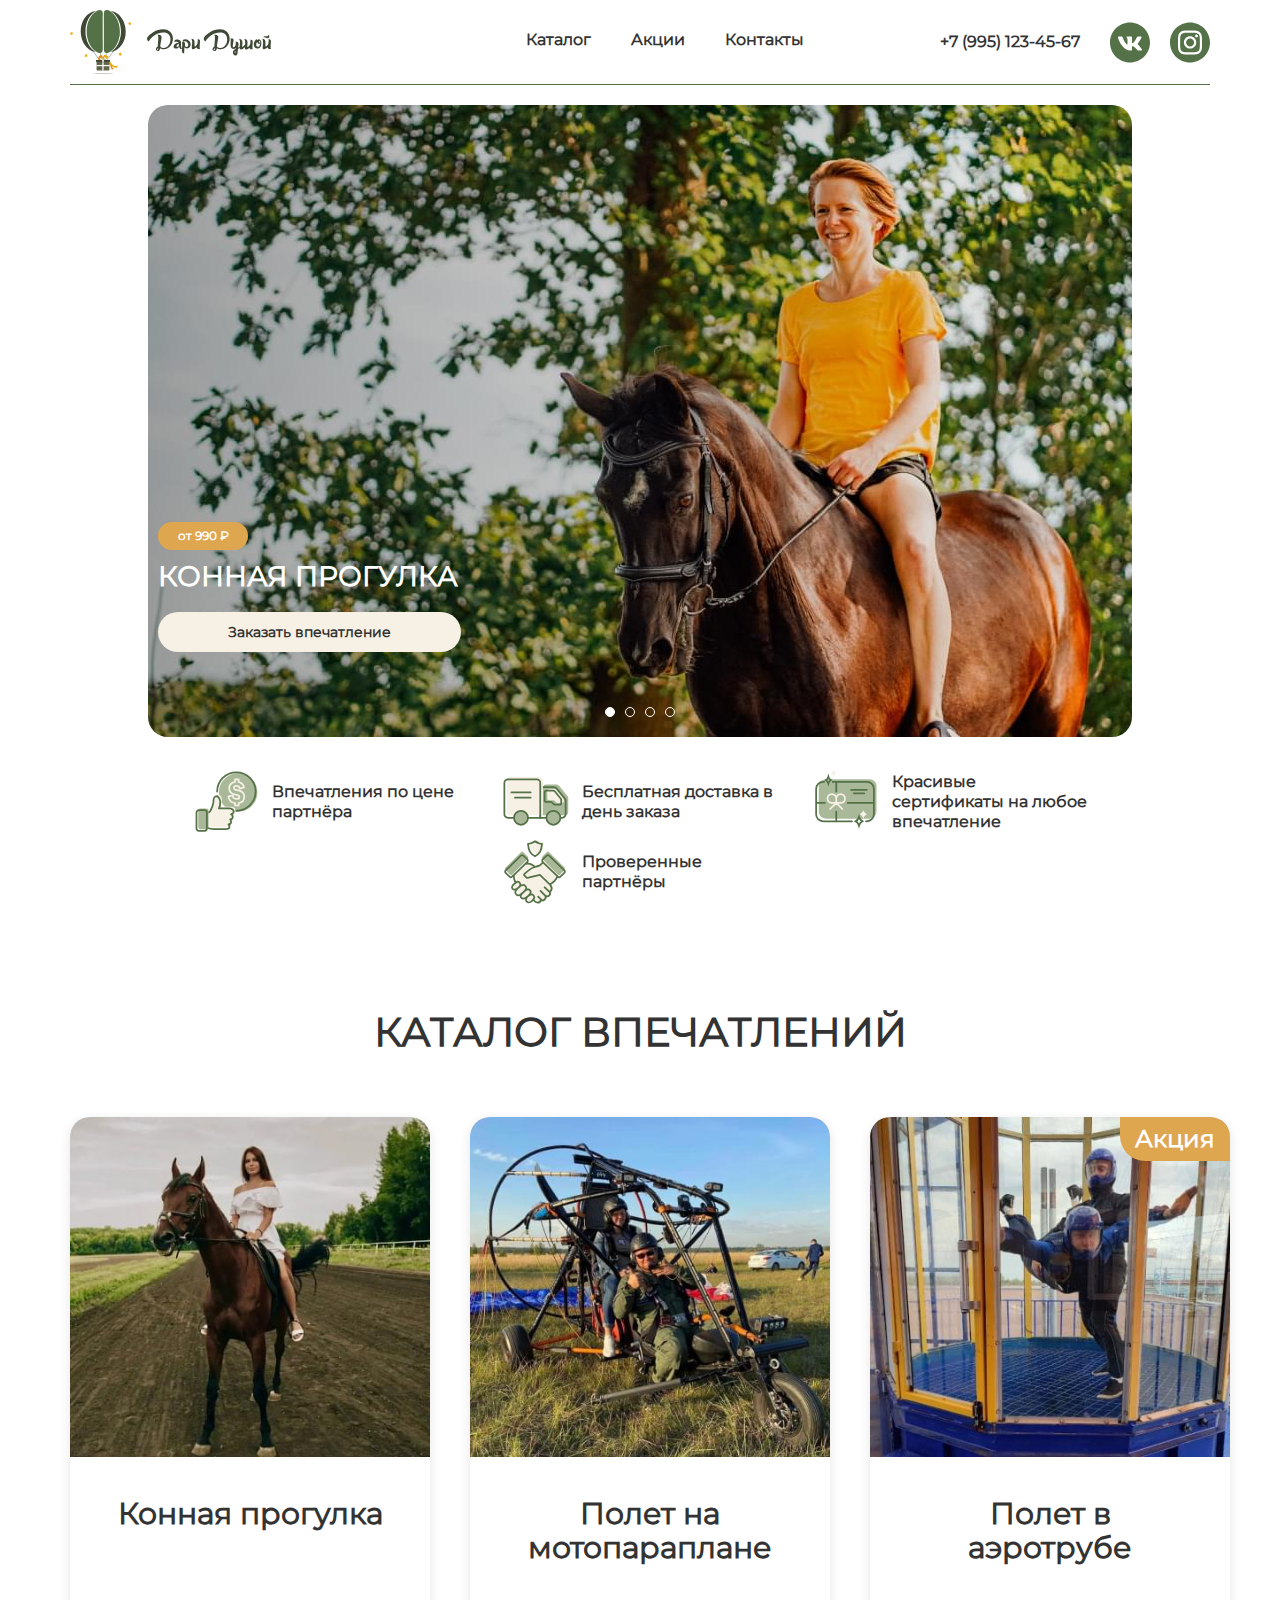
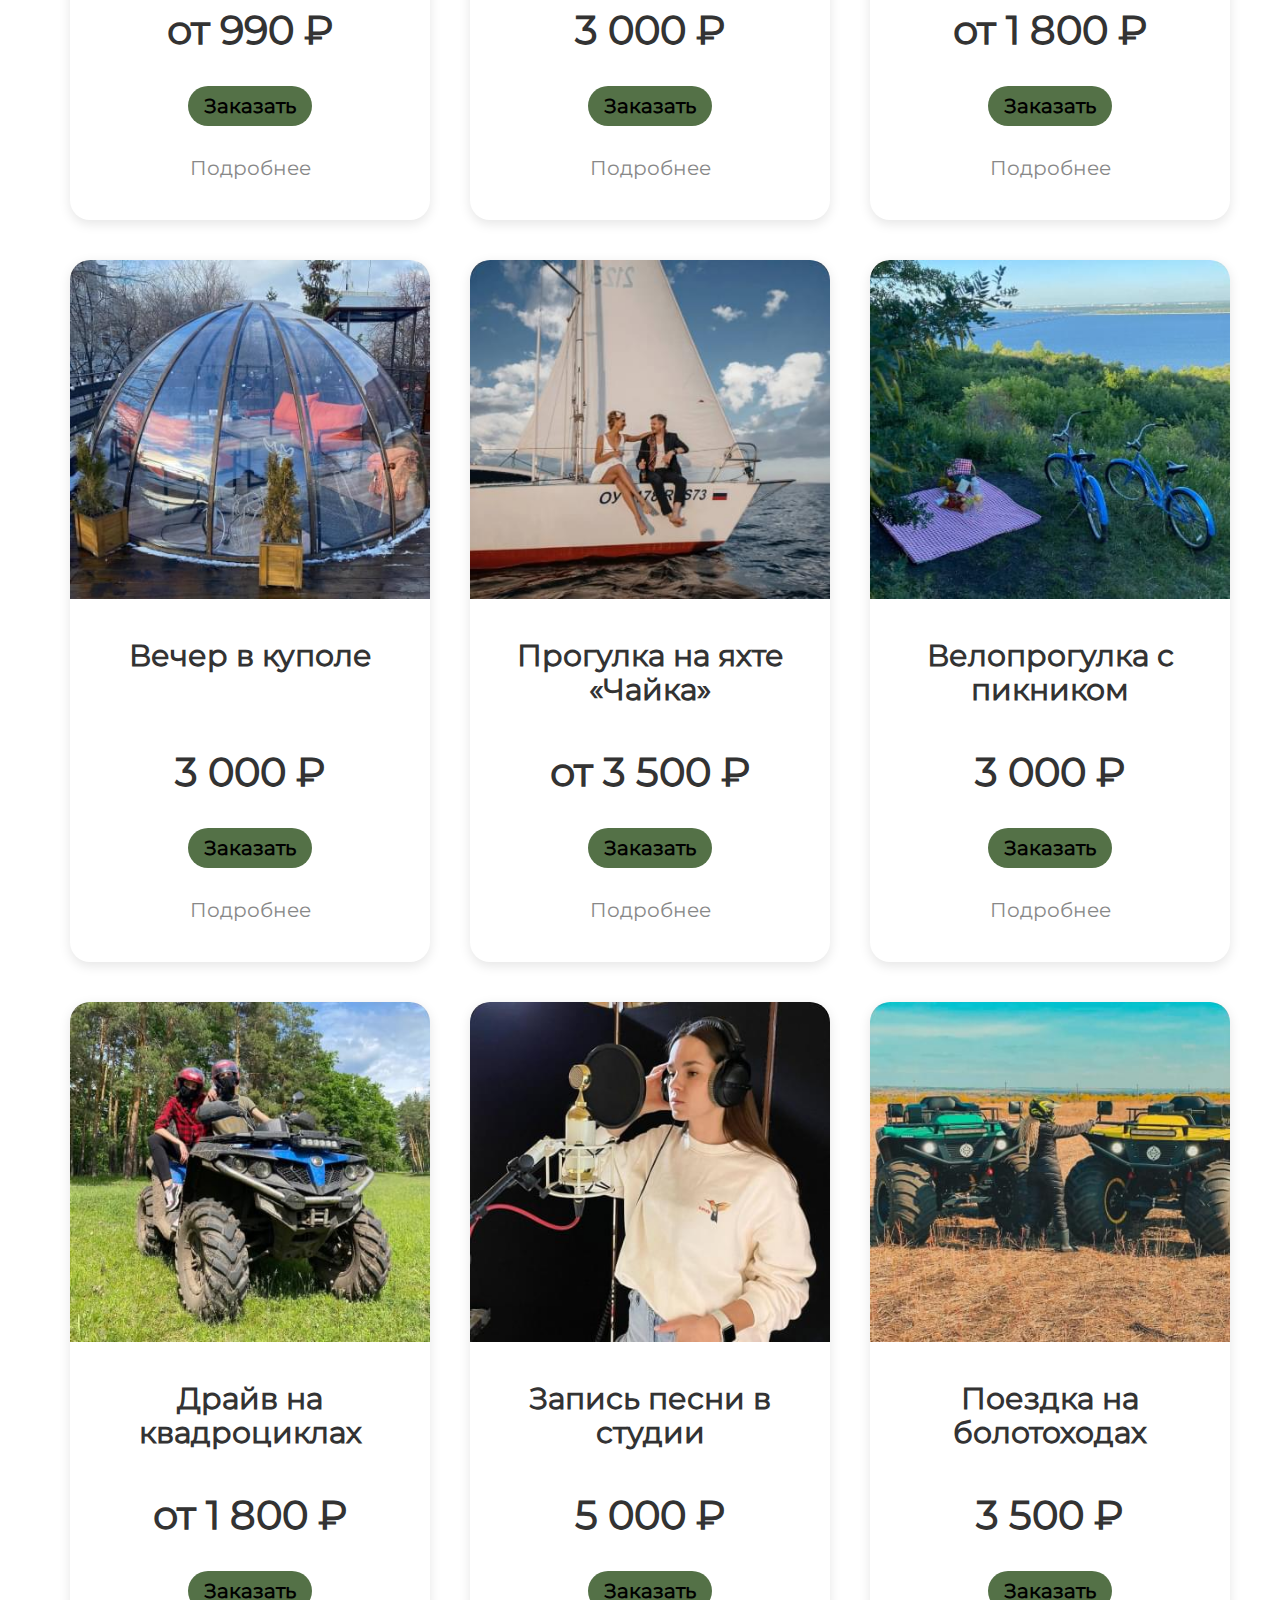
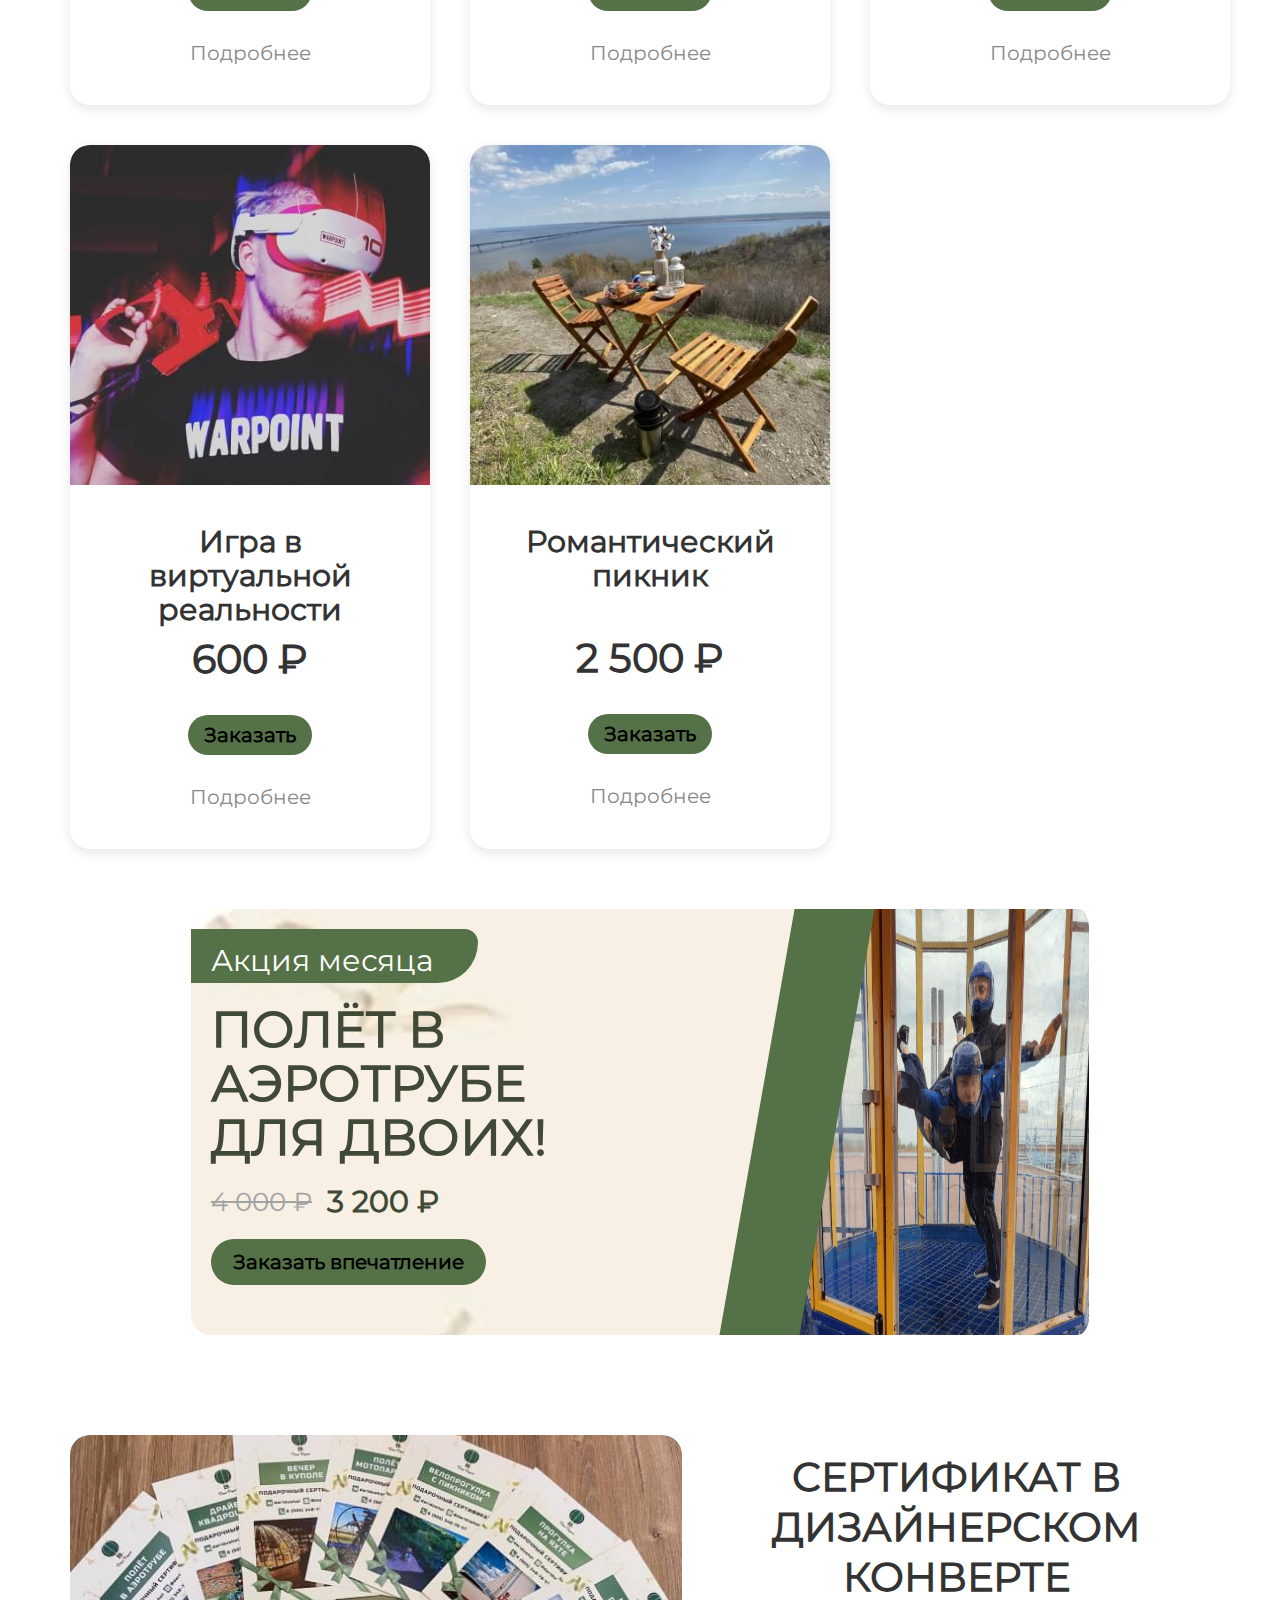
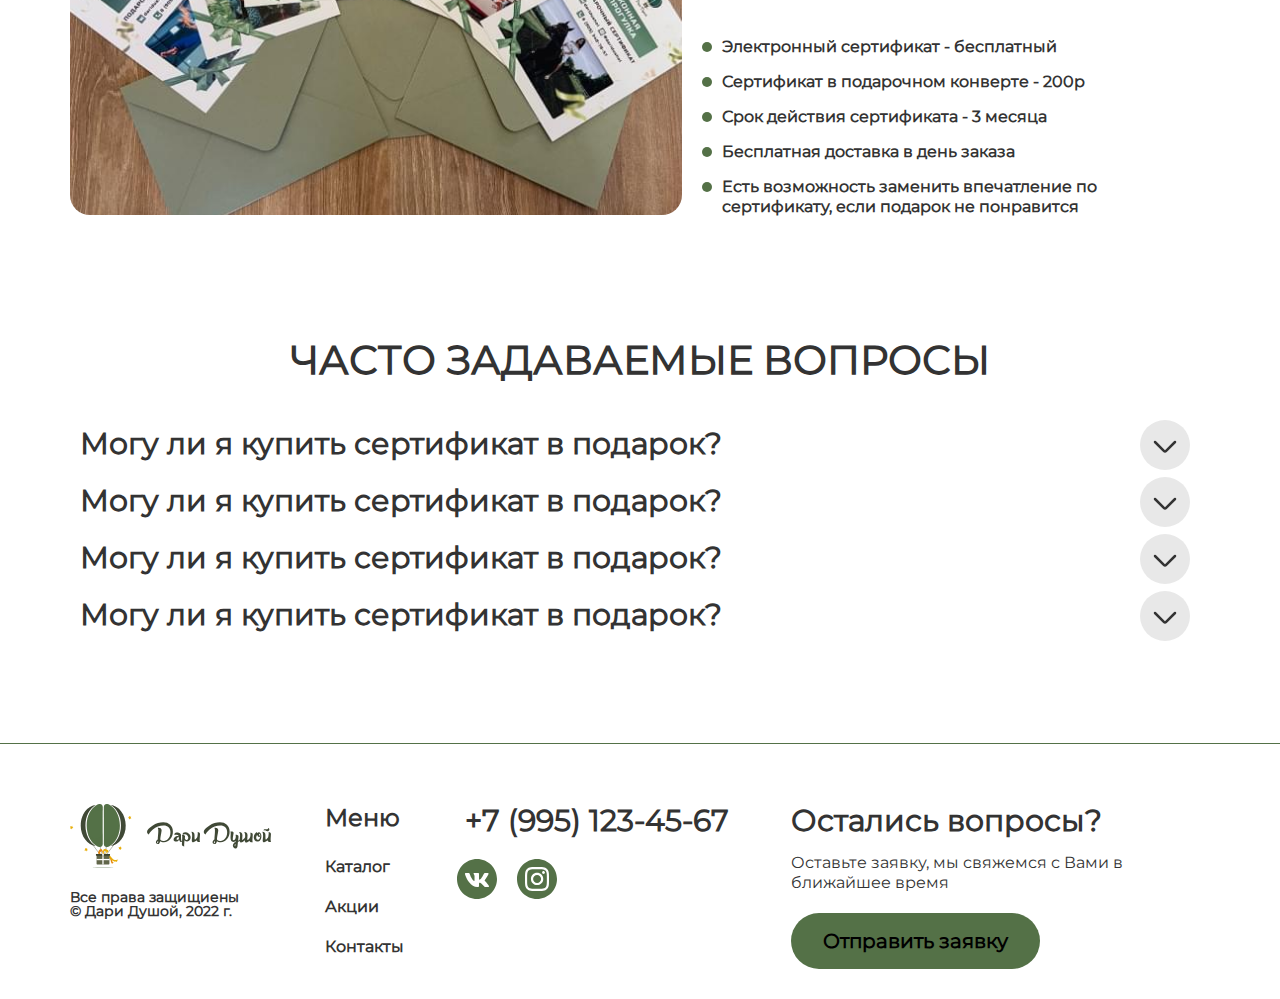
<file: index.html>
<!doctype html><html lang="ru"><head><meta charset="UTF-8"/><meta http-equiv="X-UA-Compatible" content="IE=edge"/><meta name="viewport" content="width=device-width,initial-scale=1"/><link rel="icon" href="assets/home.png" type="image/png"/><title>Дари Душой</title><script defer="defer" src="main.b48bc399db0e5cc9b4c0.js"></script><link href="main.5e77b153102b2fc0a171.css" rel="stylesheet"></head><body><header class="header"><div class="container"><div class="header__inner"><div class="header__logo-inner"><a href="#" class="header__logo-img"><img src="assets/logo.svg" alt="logo"/> </a><a href="#" class="header__logo-text"><img src="assets/logo-text.svg" alt="Дари Душой"/></a></div><nav class="nav"><div class="nav__left"><a href="#" class="nav__link">Каталог</a> <a href="#" class="nav__link">Акции</a> <a href="#" class="nav__link">Контакты</a></div><div class="nav__right"><a class="nav__link" href="tel:+79951234567"><span>+7 (995) 123-45-67</span></a><div class="nav__social"><a href="#" class="nav__social-link"><svg class="nav__link-svg" width="40" height="40" viewbox="0 0 40 40" fill="currentColor" xmlns="http://www.w3.org/2000/svg"><path fill-rule="evenodd" clip-rule="evenodd" d="M20 0C8.95431 0 0 8.95431 0 20C0 31.0457 8.95431 40 20 40C31.0457 40 40 31.0457 40 20C40 8.95431 31.0457 0 20 0ZM30.6568 14C31.4497 14 31.6174 14.4011 31.4497 14.9481C31.1168 16.4525 27.9177 20.8777 27.9165 20.8765C27.6398 21.3141 27.5273 21.5317 27.9165 22.0245C28.0541 22.213 28.3464 22.4943 28.681 22.8162C29.0252 23.1474 29.4141 23.5216 29.725 23.8819C30.8533 25.1275 31.7036 26.1803 31.9396 26.9037C32.1552 27.6306 31.7803 27.9988 31.0305 27.9988H28.4052C27.7027 27.9988 27.3483 27.6117 26.5827 26.7755C26.2584 26.4213 25.8603 25.9864 25.3307 25.4663C23.7725 23.9924 23.1042 23.7995 22.7161 23.7995C22.1879 23.7995 22.0286 23.9477 22.0286 24.6841V26.9966C22.0286 27.6318 21.8226 28 20.1542 28C17.3708 28 14.3155 26.3415 12.1452 23.282C8.88989 18.8015 8 15.4139 8 14.7293C8 14.3482 8.14971 14.0012 8.90067 14.0012H11.526C12.1967 14.0012 12.4494 14.2894 12.6998 15.0034C13.9849 18.678 16.1503 21.8881 17.0402 21.8881C17.3756 21.8881 17.5277 21.7363 17.5277 20.9047V17.1077C17.4677 16.0252 17.0828 15.5573 16.7979 15.2109C16.6222 14.9972 16.4845 14.8298 16.4845 14.5928C16.4845 14.3035 16.736 14 17.1528 14H21.2801C21.837 14 22.0298 14.2917 22.0298 14.9481V20.0566C22.0298 20.6036 22.2718 20.7942 22.4382 20.7942C22.7712 20.7942 23.0503 20.6036 23.6611 20.0002C25.5535 17.9264 26.8889 14.7281 26.8889 14.7281C27.0566 14.347 27.362 14 28.0303 14H30.6568Z"/></svg> </a><a href="#" class="nav__social-link"><svg class="nav__link-svg" width="40" height="40" viewbox="0 0 40 40" fill="currentColor" xmlns="http://www.w3.org/2000/svg"><path fill-rule="evenodd" clip-rule="evenodd" d="M0 20C0 8.95431 8.95431 0 20 0C31.0457 0 40 8.95431 40 20C40 31.0457 31.0457 40 20 40C8.95431 40 0 31.0457 0 20ZM20.0977 13.7346C16.686 13.7346 13.9326 16.4886 13.9326 19.901C13.9326 23.3134 16.686 26.0674 20.0977 26.0674C23.5094 26.0674 26.2628 23.3134 26.2628 19.901C26.2628 16.4886 23.5094 13.7346 20.0977 13.7346ZM20.0977 23.9087C17.8914 23.9087 16.0908 22.1078 16.0908 19.901C16.0908 17.6942 17.8914 15.8933 20.0977 15.8933C22.304 15.8933 24.1045 17.6942 24.1045 19.901C24.1045 22.1078 22.304 23.9087 20.0977 23.9087ZM26.5153 12.0449C25.7187 12.0449 25.0754 12.6883 25.0754 13.4851C25.0754 14.2818 25.7187 14.9252 26.5153 14.9252C27.3118 14.9252 27.9551 14.2848 27.9551 13.4851C27.9553 13.2959 27.9182 13.1085 27.846 12.9337C27.7737 12.7588 27.6677 12.6 27.5339 12.4662C27.4002 12.3324 27.2413 12.2264 27.0665 12.1541C26.8918 12.0818 26.7044 12.0447 26.5153 12.0449ZM31.9991 19.3938C31.9989 19.5957 31.9987 19.7977 31.9987 20C31.9987 20.2262 31.999 20.4521 31.9993 20.6778C32.0015 22.1056 32.0036 23.525 31.9206 24.9533C31.8275 26.8746 31.3923 28.5768 29.9843 29.9847C28.5794 31.3897 26.8743 31.828 24.953 31.9211C23.5008 32.0028 22.0579 32.0012 20.6059 31.9996C20.4041 31.9993 20.202 31.9991 19.9998 31.9991C19.7979 31.9991 19.5963 31.9993 19.3947 31.9996C17.9447 32.0012 16.5014 32.0028 15.0465 31.9211C13.1253 31.828 11.4231 31.3927 10.0152 29.9847C8.61029 28.5798 8.17201 26.8746 8.07894 24.9533C7.99724 23.501 7.99884 22.0557 8.00045 20.6051C8.00067 20.4035 8.00089 20.2018 8.00089 20C8.00089 19.7982 8.00067 19.5965 8.00045 19.3949C7.99884 17.9449 7.99724 16.5016 8.07894 15.0467C8.17201 13.1254 8.60729 11.4232 10.0152 10.0153C11.4201 8.6103 13.1253 8.17201 15.0465 8.07895C16.4987 7.99724 17.9417 7.99884 19.3936 8.00045C19.5955 8.00067 19.7975 8.00089 19.9998 8.00089C20.2016 8.00089 20.4033 8.00067 20.6048 8.00045C22.0548 7.99884 23.4982 7.99724 24.953 8.07895C26.8743 8.17201 28.5764 8.6073 29.9843 10.0153C31.3893 11.4202 31.8275 13.1254 31.9206 15.0467C32.0023 16.4989 32.0007 17.9418 31.9991 19.3938ZM28.4503 28.4537C28.8736 28.0334 29.1378 27.6252 29.3569 27.0788C29.8965 25.7207 29.8677 22.7573 29.849 20.841C29.846 20.5291 29.8432 20.245 29.8432 20C29.8432 19.7543 29.846 19.4691 29.8491 19.156C29.8678 17.239 29.8967 14.2756 29.3599 12.9182C29.1408 12.3718 28.8766 11.9666 28.4533 11.5433C28.0331 11.12 27.6248 10.8558 27.0784 10.6367C25.7211 10.0999 22.7578 10.1288 20.8408 10.1475C20.5277 10.1506 20.2425 10.1533 19.9968 10.1533C19.7511 10.1533 19.4659 10.1506 19.1528 10.1475C17.2358 10.1288 14.2725 10.0999 12.9151 10.6367C12.3688 10.8558 11.9635 11.123 11.5402 11.5433C11.1169 11.9636 10.8528 12.3718 10.6336 12.9182C10.0969 14.2756 10.1258 17.239 10.1445 19.156C10.1475 19.4691 10.1503 19.7543 10.1503 20C10.1503 20.2457 10.1475 20.5309 10.1445 20.844C10.1258 22.7604 10.0969 25.7219 10.6336 27.0818C10.8528 27.6282 11.1169 28.0334 11.5402 28.4567C11.9605 28.88 12.3688 29.1442 12.9151 29.3633C14.2725 29.9001 17.2358 29.8712 19.1528 29.8525C19.4659 29.8494 19.7511 29.8467 19.9968 29.8467C20.2417 29.8467 20.5259 29.8494 20.8378 29.8525C22.7541 29.8711 25.7174 29.8999 27.0754 29.3603C27.6218 29.1412 28.0271 28.877 28.4503 28.4537Z"/></svg></a></div></div></nav><button class="nav__btn"><svg width="30" height="30" viewBox="0 0 30 30" fill="currentColor" xmlns="http://www.w3.org/2000/svg"><circle cx="15" cy="15" r="15" fill="#547147"/><line x1="7.5" y1="10.5" x2="22.5" y2="10.5" stroke="white" stroke-linecap="round"/><line x1="11.5" y1="15.5" x2="22.5" y2="15.5" stroke="white" stroke-linecap="round"/><line x1="7.5" y1="20.5" x2="22.5" y2="20.5" stroke="white" stroke-linecap="round"/></svg></button><div class="popup"></div><div class="popup__content"><a href="#" class="nav__link">Каталог</a> <a href="#" class="nav__link">Акции</a> <a href="#" class="nav__link">Контакты</a><div class="nav__link-social"><a href="#" class="nav__social-link"><svg class="nav__link-svg" width="40" height="40" viewbox="0 0 40 40" fill="currentColor" xmlns="http://www.w3.org/2000/svg"><path fill-rule="evenodd" clip-rule="evenodd" d="M20 0C8.95431 0 0 8.95431 0 20C0 31.0457 8.95431 40 20 40C31.0457 40 40 31.0457 40 20C40 8.95431 31.0457 0 20 0ZM30.6568 14C31.4497 14 31.6174 14.4011 31.4497 14.9481C31.1168 16.4525 27.9177 20.8777 27.9165 20.8765C27.6398 21.3141 27.5273 21.5317 27.9165 22.0245C28.0541 22.213 28.3464 22.4943 28.681 22.8162C29.0252 23.1474 29.4141 23.5216 29.725 23.8819C30.8533 25.1275 31.7036 26.1803 31.9396 26.9037C32.1552 27.6306 31.7803 27.9988 31.0305 27.9988H28.4052C27.7027 27.9988 27.3483 27.6117 26.5827 26.7755C26.2584 26.4213 25.8603 25.9864 25.3307 25.4663C23.7725 23.9924 23.1042 23.7995 22.7161 23.7995C22.1879 23.7995 22.0286 23.9477 22.0286 24.6841V26.9966C22.0286 27.6318 21.8226 28 20.1542 28C17.3708 28 14.3155 26.3415 12.1452 23.282C8.88989 18.8015 8 15.4139 8 14.7293C8 14.3482 8.14971 14.0012 8.90067 14.0012H11.526C12.1967 14.0012 12.4494 14.2894 12.6998 15.0034C13.9849 18.678 16.1503 21.8881 17.0402 21.8881C17.3756 21.8881 17.5277 21.7363 17.5277 20.9047V17.1077C17.4677 16.0252 17.0828 15.5573 16.7979 15.2109C16.6222 14.9972 16.4845 14.8298 16.4845 14.5928C16.4845 14.3035 16.736 14 17.1528 14H21.2801C21.837 14 22.0298 14.2917 22.0298 14.9481V20.0566C22.0298 20.6036 22.2718 20.7942 22.4382 20.7942C22.7712 20.7942 23.0503 20.6036 23.6611 20.0002C25.5535 17.9264 26.8889 14.7281 26.8889 14.7281C27.0566 14.347 27.362 14 28.0303 14H30.6568Z"/></svg> </a><a href="#" class="nav__social-link"><svg class="nav__link-svg" width="40" height="40" viewbox="0 0 40 40" fill="currentColor" xmlns="http://www.w3.org/2000/svg"><path fill-rule="evenodd" clip-rule="evenodd" d="M0 20C0 8.95431 8.95431 0 20 0C31.0457 0 40 8.95431 40 20C40 31.0457 31.0457 40 20 40C8.95431 40 0 31.0457 0 20ZM20.0977 13.7346C16.686 13.7346 13.9326 16.4886 13.9326 19.901C13.9326 23.3134 16.686 26.0674 20.0977 26.0674C23.5094 26.0674 26.2628 23.3134 26.2628 19.901C26.2628 16.4886 23.5094 13.7346 20.0977 13.7346ZM20.0977 23.9087C17.8914 23.9087 16.0908 22.1078 16.0908 19.901C16.0908 17.6942 17.8914 15.8933 20.0977 15.8933C22.304 15.8933 24.1045 17.6942 24.1045 19.901C24.1045 22.1078 22.304 23.9087 20.0977 23.9087ZM26.5153 12.0449C25.7187 12.0449 25.0754 12.6883 25.0754 13.4851C25.0754 14.2818 25.7187 14.9252 26.5153 14.9252C27.3118 14.9252 27.9551 14.2848 27.9551 13.4851C27.9553 13.2959 27.9182 13.1085 27.846 12.9337C27.7737 12.7588 27.6677 12.6 27.5339 12.4662C27.4002 12.3324 27.2413 12.2264 27.0665 12.1541C26.8918 12.0818 26.7044 12.0447 26.5153 12.0449ZM31.9991 19.3938C31.9989 19.5957 31.9987 19.7977 31.9987 20C31.9987 20.2262 31.999 20.4521 31.9993 20.6778C32.0015 22.1056 32.0036 23.525 31.9206 24.9533C31.8275 26.8746 31.3923 28.5768 29.9843 29.9847C28.5794 31.3897 26.8743 31.828 24.953 31.9211C23.5008 32.0028 22.0579 32.0012 20.6059 31.9996C20.4041 31.9993 20.202 31.9991 19.9998 31.9991C19.7979 31.9991 19.5963 31.9993 19.3947 31.9996C17.9447 32.0012 16.5014 32.0028 15.0465 31.9211C13.1253 31.828 11.4231 31.3927 10.0152 29.9847C8.61029 28.5798 8.17201 26.8746 8.07894 24.9533C7.99724 23.501 7.99884 22.0557 8.00045 20.6051C8.00067 20.4035 8.00089 20.2018 8.00089 20C8.00089 19.7982 8.00067 19.5965 8.00045 19.3949C7.99884 17.9449 7.99724 16.5016 8.07894 15.0467C8.17201 13.1254 8.60729 11.4232 10.0152 10.0153C11.4201 8.6103 13.1253 8.17201 15.0465 8.07895C16.4987 7.99724 17.9417 7.99884 19.3936 8.00045C19.5955 8.00067 19.7975 8.00089 19.9998 8.00089C20.2016 8.00089 20.4033 8.00067 20.6048 8.00045C22.0548 7.99884 23.4982 7.99724 24.953 8.07895C26.8743 8.17201 28.5764 8.6073 29.9843 10.0153C31.3893 11.4202 31.8275 13.1254 31.9206 15.0467C32.0023 16.4989 32.0007 17.9418 31.9991 19.3938ZM28.4503 28.4537C28.8736 28.0334 29.1378 27.6252 29.3569 27.0788C29.8965 25.7207 29.8677 22.7573 29.849 20.841C29.846 20.5291 29.8432 20.245 29.8432 20C29.8432 19.7543 29.846 19.4691 29.8491 19.156C29.8678 17.239 29.8967 14.2756 29.3599 12.9182C29.1408 12.3718 28.8766 11.9666 28.4533 11.5433C28.0331 11.12 27.6248 10.8558 27.0784 10.6367C25.7211 10.0999 22.7578 10.1288 20.8408 10.1475C20.5277 10.1506 20.2425 10.1533 19.9968 10.1533C19.7511 10.1533 19.4659 10.1506 19.1528 10.1475C17.2358 10.1288 14.2725 10.0999 12.9151 10.6367C12.3688 10.8558 11.9635 11.123 11.5402 11.5433C11.1169 11.9636 10.8528 12.3718 10.6336 12.9182C10.0969 14.2756 10.1258 17.239 10.1445 19.156C10.1475 19.4691 10.1503 19.7543 10.1503 20C10.1503 20.2457 10.1475 20.5309 10.1445 20.844C10.1258 22.7604 10.0969 25.7219 10.6336 27.0818C10.8528 27.6282 11.1169 28.0334 11.5402 28.4567C11.9605 28.88 12.3688 29.1442 12.9151 29.3633C14.2725 29.9001 17.2358 29.8712 19.1528 29.8525C19.4659 29.8494 19.7511 29.8467 19.9968 29.8467C20.2417 29.8467 20.5259 29.8494 20.8378 29.8525C22.7541 29.8711 25.7174 29.8999 27.0754 29.3603C27.6218 29.1412 28.0271 28.877 28.4503 28.4537Z"/></svg></a></div></div></div></div></header><main class="main"><section class="slider"><div class="container"><div class="img-slider"><div class="slide active"><img src="assets/slide_1.jpg" alt="Конная прогулка"/><div class="info"><div class="info__price">от 990 ₽</div><h2 class="info__title">Конная прогулка</h2><button class="info__btn">Заказать впечатление</button></div></div><div class="slide"><img src="assets/slide_2.jpg" alt="Полет на мотопараплане"/><div class="info"><div class="info__price">3 000 ₽</div><h2 class="info__title">Полет на мотопараплане</h2><button class="info__btn">Заказать впечатление</button></div></div><div class="slide"><img src="assets/slide_3.jpg" alt="Прогулка на яхте «Чайка»"/><div class="info"><div class="info__price">от 3 500 ₽</div><h2 class="info__title">Прогулка на яхте «Чайка»</h2><button class="info__btn">Заказать впечатление</button></div></div><div class="slide"><img src="assets/slide_4.jpg" alt="Вечер в куполе"/><div class="info"><div class="info__price">от 3 000 ₽</div><h2 class="info__title">Вечер в куполе</h2><button class="info__btn">Заказать впечатление</button></div></div><div class="navigation"><div class="btn active"></div><div class="btn"></div><div class="btn"></div><div class="btn"></div></div></div></div></section><section class="info-decor"><div class="container"><div class="info-decor__inner"><div class="info-decor__content"><img src="assets/info-1.svg" alt="decor element" class="info-decor__content-img"/><p class="info-decor__content-text">Впечатления по цене партнёра</p></div><div class="info-decor__content"><img src="assets/info-2.svg" alt="decor element" class="info-decor__content-img"/><p class="info-decor__content-text">Бесплатная доставка в день заказа</p></div><div class="info-decor__content"><img src="assets/info-3.svg" alt="decor element" class="info-decor__content-img"/><p class="info-decor__content-text">Красивые сертификаты на любое впечатление</p></div><div class="info-decor__content"><img src="assets/info-4.svg" alt="decor element" class="info-decor__content-img"/><p class="info-decor__content-text">Проверенные партнёры</p></div></div></div></section><section class="cards"><div class="container"><h2 class="cards__title">Каталог впечатлений</h2><div class="cards__inner"><div class="card"><img src="assets/card-1.jpg" alt="Конная прогулка" class="card__img"/><h4 class="card__title">Конная прогулка</h4><p class="card__price">от 990 ₽</p><button class="card__btn">Заказать</button> <a href="#" class="card__footer-text modal-btn--11">Подробнее</a></div><div class="card"><img src="assets/card-2.jpg" alt="Полет на мотопараплане" class="card__img"/><h4 class="card__title">Полет на мотопараплане</h4><p class="card__price">3 000 ₽</p><button class="card__btn">Заказать</button> <a href="#" class="card__footer-text modal-btn--1">Подробнее</a></div><div class="card"><span class="card__offer">Акция</span> <img src="assets/card-3.jpg" alt="Полет в аэротрубе" class="card__img"/><h4 class="card__title">Полет в аэротрубе</h4><p class="card__price">от 1 800 ₽</p><button class="card__btn">Заказать</button> <a href="#" class="card__footer-text modal-btn--2">Подробнее</a></div><div class="card"><img src="assets/card-4.jpg" alt="Вечер в куполе" class="card__img"/><h4 class="card__title">Вечер в куполе</h4><p class="card__price">3 000 ₽</p><button class="card__btn">Заказать</button> <a href="#" class="card__footer-text modal-btn--3">Подробнее</a></div><div class="card"><img src="assets/card-5.jpg" alt="Прогулка на яхте «Чайка»" class="card__img"/><h4 class="card__title">Прогулка на яхте «Чайка»</h4><p class="card__price">от 3 500 ₽</p><button class="card__btn">Заказать</button> <a href="#" class="card__footer-text modal-btn--4">Подробнее</a></div><div class="card"><img src="assets/card-6.jpg" alt="Велопрогулка с пикником" class="card__img"/><h4 class="card__title">Велопрогулка с пикником</h4><p class="card__price">3 000 ₽</p><button class="card__btn">Заказать</button> <a href="#" class="card__footer-text modal-btn--5">Подробнее</a></div><div class="card"><img src="assets/card-7.jpg" alt="Драйв на квадроциклах" class="card__img"/><h4 class="card__title">Драйв на квадроциклах</h4><p class="card__price">от 1 800 ₽</p><button class="card__btn">Заказать</button> <a href="#" class="card__footer-text modal-btn--6">Подробнее</a></div><div class="card"><img src="assets/card-8.jpg" alt="Запись песни в студии" class="card__img"/><h4 class="card__title">Запись песни в студии</h4><p class="card__price">5 000 ₽</p><button class="card__btn">Заказать</button> <a href="#" class="card__footer-text modal-btn--7">Подробнее</a></div><div class="card"><img src="assets/card-9.jpg" alt="Поездка на болотоходах" class="card__img"/><h4 class="card__title">Поездка на болотоходах</h4><p class="card__price">3 500 ₽</p><button class="card__btn">Заказать</button> <a href="#" class="card__footer-text modal-btn--8">Подробнее</a></div><div class="card"><img src="assets/card-10.jpg" alt="Игра в виртуальной реальности" class="card__img"/><h4 class="card__title">Игра в виртуальной реальности</h4><p class="card__price">600 ₽</p><button class="card__btn">Заказать</button> <a href="#" class="card__footer-text modal-btn--9">Подробнее</a></div><div class="card"><img src="assets/card-11.jpg" alt="Романтический пикник" class="card__img"/><h4 class="card__title">Романтический пикник</h4><p class="card__price">2 500 ₽</p><button class="card__btn">Заказать</button> <a href="#" class="card__footer-text modal-btn--10">Подробнее</a></div></div></div><div class="modal"><div class="modal__main"><form class="modal__form"><h4 class="modal__form-title">Отправьте заявку</h4><p class="modal__form-text">Мы свяжемся с Вами в ближайшее время</p><label class="modal__form-lab"><input placeholder="Имя" required/></label> <label class="modal__form-lab"><input type="number" placeholder="Телефон" required/></label> <label class="modal__form-lab"><textarea class="modal-textarea" rows="5" cols="33" placeholder="Комментарий"></textarea></label> <label class="modal__form-lab modal__checkbox">Отправляя заявку Вы соглашаетесь на обработку <a href="#" class="modal__form-check--style">персональных данных</a> <input class="check-box" type="checkbox" required/> <span class="check-style"></span></label> <button class="modal__close">&#10006;</button> <button class="form-btn" type="submit">Отправить заявку</button></form></div></div><div class="modal_2 modal--4"><div class="modal_2__main"><div class="modal_2__inner"><button class="modal__close-btn">&#10006;</button><h2 class="modal_2__title">Прогулка на яхте «Чайка»</h2><button type="submit" class="modal_2-btn">Заказать впечатление</button><h4 class="modal_2__desc-title">Подробнее о впечатлении:</h4><p class="modal_2__desc-text">Прогулка на комфортабельной яхте "Чайка"</p><p class="modal_2__desc-text">Теплое солнце, шум волн, крик чаек и мерное покачивание яхты — вам захочется, чтобы эти мгновения продлились дольше!</p><h6 class="modal_2__desc-price">Стоимость:</h6><p class="modal_2__desc-text">Прогулка вдоль побережья (1 час) — 3 500 рублей</p><p class="modal_2__desc-text">Отдых на яхте посреди Волги (2 часа) — 6 500 рублей</p><p class="modal_2__desc-text">Путешествие в сторону Пальцинского острова (3 часа) — 9 000 рублей</p><p class="modal_2__desc-text modal_2__desc-text--circle">Вместимость — до 5 человек</p><p class="modal_2__desc-text modal_2__desc-text--circle">Допустимый возраст — от 7 лет</p><p class="modal_2__desc-text modal_2__desc-text--circle">Точка старта — Речной Порт</p><p class="modal_2__desc-text modal_2__desc-text--circle">С собой можно взять угощение и напитки</p></div></div></div><div class="modal_2 modal--3"><div class="modal_2__main"><div class="modal_2__inner"><button class="modal__close-btn">&#10006;</button> <button type="submit" class="modal_2-btn">Заказать впечатление</button><h4 class="modal_2__desc-title">Подробнее о впечатлении:</h4><p class="modal_2__desc-text">Уютный вечер под открытым небом в любое время года — это абсолютно реально!</p><p class="modal_2__desc-text">В обогреваемом прозрачном куполе на крыше в самом центре города можно и любоваться закатом, и отгадывать созвездия, и обществом друг друга.</p><p class="modal_2__desc-text">Вас ждут мягкие диваны, любимая музыка, красивые огоньки, стильный декор. И, конечно же, вкусные угощения 😏 Прогулка на комфортабельной яхте "Чайка"</p><p class="modal_2__desc-text">Купола находятся в самом центре города на улице. Крымова</p><h6 class="modal_2__desc-price">Уютный вечер - 3 000 рублей</h6><p class="modal_2__desc-text modal_2__desc-text--circle">Продолжительность — 2 часа</p><p class="modal_2__desc-text modal_2__desc-text--circle">Уютный, стильно декорированный купол</p><p class="modal_2__desc-text modal_2__desc-text--circle">Bluetooth-колонка, через которую вы сможете поставить любимую музыку</p><p class="modal_2__desc-text modal_2__desc-text--circle">С собой можно взять угощение и напиткиСпециально подготовленные вопросы, которые вы сможете задать друг другу, чтобы интересно провести время</p><p class="modal_2__desc-text modal_2__desc-text--circle">Вкусные и сытные закуски</p><p class="modal_2__desc-text modal_2__desc-text--circle">Ароматный чай</p><h6 class="modal_2__desc-price">Романтическое свидание - 4 500 рублей</h6><p class="modal_2__desc-text modal_2__desc-text--circle">Продолжительность — 2 часа</p><p class="modal_2__desc-text modal_2__desc-text--circle">Уютный, стильно декорированный купол</p><p class="modal_2__desc-text modal_2__desc-text--circle">Bluetooth-колонка, через которую вы сможете поставить любимую музыку</p><p class="modal_2__desc-text modal_2__desc-text--circle">Лепестки роз для романтичной атмосферы</p><p class="modal_2__desc-text modal_2__desc-text--circle">Специально подготовленные вопросы, которые вы сможете задать друг другу, чтобы интересно провести время</p><p class="modal_2__desc-text modal_2__desc-text--circle">Сытный ужин для двоих</p><p class="modal_2__desc-text modal_2__desc-text--circle">Сладкий десерт</p><p class="modal_2__desc-text modal_2__desc-text--circle">Ароматный чай</p></div></div></div><div class="modal_2 modal--2"><div class="modal_2__main"><div class="modal_2__inner"><button class="modal__close-btn">&#10006;</button><h2 class="modal_2__title">Полет в аэротрубе</h2><button type="submit" class="modal_2-btn">Заказать впечатление</button><h4 class="modal_2__desc-title">Подробнее о впечатлении:</h4><p class="modal_2__desc-text">Аэротруба – это тренажер, имитирующий полёт в свободном падении. В ней человек испытывает примерно те же эмоции, что и от прыжка с парашютом.</p><p class="modal_2__desc-text">Только в среднем полет в небе длится 60 секунд, а в аэротрубе сможете летать от 3 минут. То есть вы получите тот же восторг, как от прыжка с парашютом, помноженный на три, и при этом абсолютно безопасно.</p><p class="modal_2__desc-text">Вам выдадут комбинезон и шлем для полёт а.</p><p class="modal_2__desc-text">Специальные навыки не требуются – в течение всего полета рядом с вами будет находиться надежный инструктор.</p><p class="modal_2__desc-text">Перед полетом вы пройдете специальную подготовку – инструктор объяснит основы движения в воздухе и проинформирует о технике безопасности.</p><p class="modal_2__desc-text">Локация - ул. Портовая 25 (перед зданием речного вокзала)</p></div></div></div><div class="modal_2 modal--5"><div class="modal_2__main"><div class="modal_2__inner"><button class="modal__close-btn">&#10006;</button><h2 class="modal_2__title">Велопрогулка с пикником</h2><button type="submit" class="modal_2-btn">Заказать впечатление</button><h4 class="modal_2__desc-title">Подробнее о впечатлении:</h4><p class="modal_2__desc-text">Что может быть романтичнее, чем прокатиться вдвоем по городу на велосипедах, любоваться прекрасным видом на Волгу, а затем отдохнуть и перекусить в уединенном месте на пикнике? 😍</p><p class="modal_2__desc-text modal_2__desc-text--circle">Общая продолжительность — 2 часа (1.5 часа дорога на велосипедах, 30-40 мин пикник)</p><p class="modal_2__desc-text modal_2__desc-text--circle">Сложность маршрута — средняя</p><p class="modal_2__desc-text modal_2__desc-text--circle">Старт из центра города</p><p class="modal_2__desc-text modal_2__desc-text--circle">Подробная карта маршрута</p><p class="modal_2__desc-text modal_2__desc-text--circle">2 синих, французских велосипеда</p><p class="modal_2__desc-text modal_2__desc-text--circle">Романтический пикник с угощением</p><p class="modal_2__desc-text">Возможны 2 варианта пикника:</p><p class="modal_2__desc-text modal_2__desc-text--circle">Классический на земле</p><p class="modal_2__desc-text modal_2__desc-text--circle">Столик на двоих</p><p class="modal_2__desc-text">Данное впечатление с элементом квеста подойдет для пар, которые любят активно проводить время, хотят разнообразить свои будни и отвлечься от быта, а также классный способ необычно отпраздновать годовщину свадьбы.</p></div></div></div><div class="modal_2 modal--6"><div class="modal_2__main"><div class="modal_2__inner"><button class="modal__close-btn">&#10006;</button><h2 class="modal_2__title">Драйв на квадроциклах</h2><button type="submit" class="modal_2-btn">Заказать впечатление</button><p class="modal_2__desc-text">У нас мощные, двухместные квадроциклы, на которых вы сможете прокатиться вдвоем и в процессе меняться местами.</p><p class="modal_2__desc-text">Квадроциклы — это юркая, маневренная техника. Здесь не нужны опыт вождения, водительские права или еще какие-то особенные условия. Инструктор подробно всё объяснит и к тому же будет сопровождать вас на маршруте и помогать на сложных участках.</p><p class="modal_2__desc-text">У нас есть несколько маршрутов, которые ведут по живописным местам к Волге.</p><p class="modal_2__desc-text modal_2__desc-text--circle">1 маршрут (для новичков)</p><p class="modal_2__desc-text modal_2__desc-text--circle">2 маршрут (для тех, кто любит активный отдых) Продолжительность: 1 час</p><p class="modal_2__desc-text modal_2__desc-text--circle">3 маршрут (для экстремалов) Продолжительность: 2 часа</p><p class="modal_2__desc-text">Все маршруты стартуют от Архангельской Слободы</p></div></div></div><div class="modal_2 modal--11"><div class="modal_2__main"><div class="modal_2__inner"><button class="modal__close-btn">&#10006;</button><h2 class="modal_2__title">Конная прогулка</h2><button type="submit" class="modal_2-btn">Заказать впечатление</button><p class="modal_2__desc-text">Конные прогулки подходят как для взрослых, так и для детей от 3 лет.</p><p class="modal_2__desc-text modal_2__desc-text--circle">Для взрослых — гнедые рысаки, выдерживающие до 90 кг</p><p class="modal_2__desc-text modal_2__desc-text--circle">Для детей — милые пони, которые вызывают восторг у малышей</p><p class="modal_2__desc-text">Наш инструктор Анастасия познакомит вас с лошадьми, подробно расскажет и покажет особенности общения с этими животными, проведет короткий инструктаж и поможет сесть верхом.</p><p class="modal_2__desc-text">Под присмотром инструктора вы сможете погладить лошадь, покормить ее, взять под уздцы и самостоятельно поуправлять во время прогулки.</p><p class="modal_2__desc-text">Наши лошади спокойные, уравновешенн ые и хорошо воспитанные, чтобы даже новички чувствовали себя комфортно.</p><h4 class="modal_2__desc-title">Варианты прогулок:</h4><p class="modal_2__desc-text">Стандартная — 30 минут - 990 рублей</p><p class="modal_2__desc-text">Полноценная — 1 час - 1 500 рублей</p><p class="modal_2__desc-text">Романтическая прогулка — 1,5 часа - 5 000 руб (на двоих)</p><p class="modal_2__desc-text">Фотосессия с лошадью или пони — 30 минут - 3 000 руб</p><p class="modal_2__desc-text">Локация - ипподром за Парком Победы</p></div></div></div><div class="modal_2 modal--8"><div class="modal_2__main"><div class="modal_2__inner"><button class="modal__close-btn">&#10006;</button><h2 class="modal_2__title">Поездка на болотоходах</h2><button type="submit" class="modal_2-btn">Заказать впечатление</button><p class="modal_2__desc-text">Болотоходы на летний период переехали под Сызрань. Всего 100 км от Ульяновска!</p><p class="modal_2__desc-text">Летняя трасса включает в себя проезд по бездорожью в лесу через ручьи, овражки и кочки. То есть это классная трасса, позволяющая в полной мере ощутить мощь и проходимость болотоходов 🔥</p><p class="modal_2__desc-text">Инструктор покажет трассу, расскажет о самых интересных местах, а дальше болотоходом вы управляете самостоятельно.</p><p class="modal_2__desc-text">Стоимость — 3 500 руб\час</p><p class="modal_2__desc-text modal_2__desc-text--circle">Продолжительность поездки — от 1 часа</p><p class="modal_2__desc-text modal_2__desc-text--circle">Вместимость болотохода — 3 человека</p><p class="modal_2__desc-text modal_2__desc-text--circle">Допустимый возраст — от 4 лет</p><p class="modal_2__desc-text modal_2__desc-text--circle">Средняя скорость — 40 км/час</p><p class="modal_2__desc-text modal_2__desc-text--circle">Мощность — 1000 кубов</p></div></div></div><div class="modal_2 modal--9"><div class="modal_2__main"><div class="modal_2__inner"><button class="modal__close-btn">&#10006;</button><h2 class="modal_2__title">Игра в виртуальной реальности</h2><button type="submit" class="modal_2-btn">Заказать впечатление</button><p class="modal_2__desc-text">Играя в очках виртуальной реальности, вы погружаетесь в совершенно другой мир — у вас другая картинка, другие ощущения, другое восприятие.</p><p class="modal_2__desc-text">Неважно, сколько вам лет и чем вы занимаетесь, вы можете собраться компанией и провести командное VR-сражение.</p><p class="modal_2__desc-text">Чтобы победить в сражении придется активно двигаться, прятаться за укрытиями и быстро перемещаться! Не вы управляете героем, вы и есть герои!</p><h4 class="modal_2__desc-title">Что вас ждет на арене виртуальной реальности:</h4><p class="modal_2__desc-text modal_2__desc-text--circle">Командное сражение — от 2 до 10 человек</p><p class="modal_2__desc-text modal_2__desc-text--circle">Продолжительность — от 1 часа</p><p class="modal_2__desc-text modal_2__desc-text--circle">Возраст — от 8 лет</p><p class="modal_2__desc-text modal_2__desc-text--circle">Фуршетная комната для праздников</p><p class="modal_2__desc-text modal_2__desc-text--circle">Playstation 4</p><p class="modal_2__desc-text modal_2__desc-text--circle">Горячий чай и кофе</p><h4 class="modal_2__desc-title">Что вас ждет на арене виртуальной реальности:</h4><p class="modal_2__desc-text modal_2__desc-text--circle">Присоединиться к другой команде в открытой игре (от 2 человек)</p><p class="modal_2__desc-text modal_2__desc-text--circle">Собрать свою команду и сразиться друг против друга (от 2 до 10 человек)</p><p class="modal_2__desc-text modal_2__desc-text--circle">Провести закрытое мероприятие с фуршетом в отдельной комнате (до 15 игроков)</p></div></div></div><div class="modal_2 modal--7"><div class="modal_2__main"><div class="modal_2__inner"><button class="modal__close-btn">&#10006;</button><h2 class="modal_2__title">Запись песни в студии</h2><button type="submit" class="modal_2-btn">Заказать впечатление</button><p class="modal_2__desc-text">Запись песни в профессиональной студии — очень необычное впечатление, которое точно произведет фурор!</p><p class="modal_2__desc-text">Только представьте, как здорово почувствовать себя настоящей звездой: микрофон, наушники, звукорежиссер, аппаратура — все это будет при записи трека 🔥</p><h4 class="modal_2__desc-title">Вы можете:</h4><p class="modal_2__desc-text">Сами записать песню-поздравление, если предпочитаете создавать подарки "своими руками"</p><p class="modal_2__desc-text">Подарить сертификат на запись тому, кто не смыслит свою жизнь без музыки и песен</p><p class="modal_2__desc-text modal_2__desc-text--circle">Продолжительность — 2 часа (за это время вы запишите полноценный трек)</p><p class="modal_2__desc-text modal_2__desc-text--circle">Помощь профессионалов при выборе и исполнении композиции</p><p class="modal_2__desc-text modal_2__desc-text--circle">Допустимый возраст — от 4 лет</p><p class="modal_2__desc-text modal_2__desc-text--circle">Продолжительность обработки трека — 5-7 дней</p><p class="modal_2__desc-text modal_2__desc-text--circle">Студия находится в центре города</p></div></div></div><div class="modal_2 modal--10"><div class="modal_2__main"><div class="modal_2__inner"><button class="modal__close-btn">&#10006;</button><h2 class="modal_2__title">Романтический пикник</h2><button type="submit" class="modal_2-btn">Заказать впечатление</button><p class="modal_2__desc-text">Вспомните, как в романтических фильмах главные герои уютно устраиваются на природе с чашечкой горячего чая и ведут неспешные беседы друг с другом 😍</p><p class="modal_2__desc-text">Именно эту картинку мы воспроизвели в нашем впечатлении.</p><h4 class="modal_2__desc-title">В пикник входит:</h4><p class="modal_2__desc-text modal_2__desc-text--circle">Горячий, ароматный чай</p><p class="modal_2__desc-text modal_2__desc-text--circle">Круассаны со сладкой начинкой</p><p class="modal_2__desc-text modal_2__desc-text--circle">Сладости к чаю</p><p class="modal_2__desc-text modal_2__desc-text--circle">Стильный декор</p><p class="modal_2__desc-text modal_2__desc-text--circle">Свеча в подсвечнике для романтической обстановки</p><p class="modal_2__desc-text modal_2__desc-text--circle">Теплые пледы для уютного отдыха</p><p class="modal_2__desc-text">Продукты закупаем непосредственно перед вашим приходом, чтобы вы наслаждались свежими и вкусными угощениями.</p><p class="modal_2__desc-text">Как правило, пикники мы организуем в тихих и красивых местах, чтобы никто не смог помешать вашему общению. Наш сотрудник подготовит столик к свиданию, встретит вас, и все время будет в 5-минутной доступности, чтобы помочь в случае необходимости.</p><p class="modal_2__desc-text">Есть 3 варианта Романтического пикника на природе:</p><p class="modal_2__desc-text modal_2__desc-text--circle">Столик в прекрасном уединенном месте для двоих Продолжительность — 1 час</p><p class="modal_2__desc-text modal_2__desc-text--circle">Конная прогулка для двоих + пикник Продолжительность — 1.5 часа (1 час — прогулка + 30 минут — пикник)</p><p class="modal_2__desc-text modal_2__desc-text--circle">Поездка на болотоходе + пикник Продолжительность — 1.5 часа (1 час — заезд + 30 минут — пикник)</p></div></div></div><div class="modal_2 modal--1"><div class="modal_2__main"><div class="modal_2__inner"><button class="modal__close-btn">&#10006;</button><h2 class="modal_2__title">Полёт на мотопараплане</h2><button type="submit" class="modal_2-btn">Заказать впечатление</button><p class="modal_2__desc-text">Людям всегда было свойственно мечтать о небе, стремиться к простору и горизонтам.</p><p class="modal_2__desc-text">Мотопараплан позволит исполнить эту мечту и посмотреть на мир с высоты птичьего полёта. Все заботы и неприятности останутся на земле, а вы будете ловить облака, дышать полной грудью и наслаждаться свободой 🔥</p><p class="modal_2__desc-text modal_2__desc-text--circle">Продолжительность полёта - 10 мин</p><p class="modal_2__desc-text modal_2__desc-text--circle">Высота полета — 250 м</p><p class="modal_2__desc-text modal_2__desc-text--circle">Скорость полета — 60 км/ч</p><p class="modal_2__desc-text modal_2__desc-text--circle">Короткий инструктаж по технике безопасности</p><p class="modal_2__desc-text modal_2__desc-text--circle">Защитный шлем со связью с инструктором</p><p class="modal_2__desc-text modal_2__desc-text--circle">Возраст — от 6 лет</p><p class="modal_2__desc-text">Полеты проходят совсем рядом с городом — около с. Архангельская Слобода</p><p class="modal_2__desc-text">Мотопараплан — самый безопасный вид летательного аппарата. Особая конструкция парашюта позволяет сделать взлет и приземление плавными, а управление полетом легким и безопасным.</p></div></div></div></section><section class="monthly-offer"><div class="container"><div class="monthly-offer__inner"><h6 class="monthly-offer__header">Акция месяца</h6><h4 class="monthly-offer__title">полёт в аэротрубе для двоих!</h4><div class="monthly-offer__price"><p class="monthly-offer__price-old"><s>4 000 ₽</s></p><p class="monthly-offer__price-new">3 200 ₽</p></div><button type="submit" class="monthly-offer__btn">Заказать впечатление</button> <img class="monthly-offer-320" src="assets/monthly-offer.png" alt="полёт в аэротрубе"/> <img class="monthly-offer-1024" src="assets/monthly-offer-1024px.png" alt="полёт в аэротрубе"/><div class="monthly-offer-rec"></div></div></div></section><section class="certificate"><div class="container"><div class="certificate__inner"><div class="certificate__title certificate__title--mobile">Сертификат в дизайнерском конверте</div><img src="assets/certificate.jpg" alt="Сертификат" class="certificate__img"/><div class="certificate__text-inner"><div class="certificate__title certificate__title--desc">Сертификат в дизайнерском конверте</div><p class="certificate__text certificate__text--circle">Электронный сертификат - бесплатный</p><p class="certificate__text certificate__text--circle">Сертификат в подарочном конверте - 200р</p><p class="certificate__text certificate__text--circle">Срок действия сертификата - 3 месяца</p><p class="certificate__text certificate__text--circle">Бесплатная доставка в день заказа</p><p class="certificate__text certificate__text--circle">Есть возможность заменить впечатление по сертификату, если подарок не понравится</p></div></div></div></section><section class="question"><div class="container"><h4 class="question__title">Часто задаваемые вопросы</h4><ul class="question__tree" id="tree"><li class="question__question">Могу ли я купить сертификат в подарок? <svg class="question__item-img" width="40" height="40" viewBox="0 0 40 40" fill="none" xmlns="http://www.w3.org/2000/svg"><circle cx="20" cy="20" r="20" fill="#E8E8E8"/><path d="M12 22.3999L19.2929 15.107C19.6834 14.7165 20.3166 14.7165 20.7071 15.107L28 22.3999" stroke="#333333" stroke-width="2" stroke-linecap="round"/></svg><ul hidden><li class="question__answer">Да, Вы можете!</li></ul></li><li class="question__question">Могу ли я купить сертификат в подарок? <svg class="question__item-img" width="40" height="40" viewBox="0 0 40 40" fill="none" xmlns="http://www.w3.org/2000/svg"><circle cx="20" cy="20" r="20" fill="#E8E8E8"/><path d="M12 22.3999L19.2929 15.107C19.6834 14.7165 20.3166 14.7165 20.7071 15.107L28 22.3999" stroke="#333333" stroke-width="2" stroke-linecap="round"/></svg><ul hidden><li class="question__answer">Да, Вы можете!</li></ul></li><li class="question__question">Могу ли я купить сертификат в подарок? <svg class="question__item-img" width="40" height="40" viewBox="0 0 40 40" fill="none" xmlns="http://www.w3.org/2000/svg"><circle cx="20" cy="20" r="20" fill="#E8E8E8"/><path d="M12 22.3999L19.2929 15.107C19.6834 14.7165 20.3166 14.7165 20.7071 15.107L28 22.3999" stroke="#333333" stroke-width="2" stroke-linecap="round"/></svg><ul hidden><li class="question__answer">Да, Вы можете!</li></ul></li><li class="question__question">Могу ли я купить сертификат в подарок? <svg class="question__item-img" width="40" height="40" viewBox="0 0 40 40" fill="none" xmlns="http://www.w3.org/2000/svg"><circle cx="20" cy="20" r="20" fill="#E8E8E8"/><path d="M12 22.3999L19.2929 15.107C19.6834 14.7165 20.3166 14.7165 20.7071 15.107L28 22.3999" stroke="#333333" stroke-width="2" stroke-linecap="round"/></svg><ul hidden><li class="question__answer">Да, Вы можете!</li></ul></li></ul></div></section></main><footer class="footer"><div class="container"><div class="footer__inner"><div class="footer__logo-inner"><a href="#" class="footer__logo-img"><img src="assets/logo.svg" alt="logo"/> </a><a href="#" class="footer__logo-text"><img src="assets/logo-text.svg" alt="Дари Душой"/></a><p class="footer__logo-author">Все права защищиены<br/>© Дари Душой, 2022 г.</p></div><div class="footer__menu"><h4 class="footer__menu-title">Меню</h4><a href="#" class="footer__menu-text">Каталог</a> <a href="#" class="footer__menu-text">Акции</a> <a href="#" class="footer__menu-text">Контакты</a></div><div class="footer__contacts"><a class="footer__link" href="tel:+79951234567"><span>+7 (995) 123-45-67</span></a><div class="footer__social"><a href="#" class="footer__social-link"><svg class="footer__link-svg" width="40" height="40" viewbox="0 0 40 40" fill="currentColor" xmlns="http://www.w3.org/2000/svg"><path fill-rule="evenodd" clip-rule="evenodd" d="M20 0C8.95431 0 0 8.95431 0 20C0 31.0457 8.95431 40 20 40C31.0457 40 40 31.0457 40 20C40 8.95431 31.0457 0 20 0ZM30.6568 14C31.4497 14 31.6174 14.4011 31.4497 14.9481C31.1168 16.4525 27.9177 20.8777 27.9165 20.8765C27.6398 21.3141 27.5273 21.5317 27.9165 22.0245C28.0541 22.213 28.3464 22.4943 28.681 22.8162C29.0252 23.1474 29.4141 23.5216 29.725 23.8819C30.8533 25.1275 31.7036 26.1803 31.9396 26.9037C32.1552 27.6306 31.7803 27.9988 31.0305 27.9988H28.4052C27.7027 27.9988 27.3483 27.6117 26.5827 26.7755C26.2584 26.4213 25.8603 25.9864 25.3307 25.4663C23.7725 23.9924 23.1042 23.7995 22.7161 23.7995C22.1879 23.7995 22.0286 23.9477 22.0286 24.6841V26.9966C22.0286 27.6318 21.8226 28 20.1542 28C17.3708 28 14.3155 26.3415 12.1452 23.282C8.88989 18.8015 8 15.4139 8 14.7293C8 14.3482 8.14971 14.0012 8.90067 14.0012H11.526C12.1967 14.0012 12.4494 14.2894 12.6998 15.0034C13.9849 18.678 16.1503 21.8881 17.0402 21.8881C17.3756 21.8881 17.5277 21.7363 17.5277 20.9047V17.1077C17.4677 16.0252 17.0828 15.5573 16.7979 15.2109C16.6222 14.9972 16.4845 14.8298 16.4845 14.5928C16.4845 14.3035 16.736 14 17.1528 14H21.2801C21.837 14 22.0298 14.2917 22.0298 14.9481V20.0566C22.0298 20.6036 22.2718 20.7942 22.4382 20.7942C22.7712 20.7942 23.0503 20.6036 23.6611 20.0002C25.5535 17.9264 26.8889 14.7281 26.8889 14.7281C27.0566 14.347 27.362 14 28.0303 14H30.6568Z"/></svg> </a><a href="#" class="footer__social-link"><svg class="footer__link-svg" width="40" height="40" viewbox="0 0 40 40" fill="currentColor" xmlns="http://www.w3.org/2000/svg"><path fill-rule="evenodd" clip-rule="evenodd" d="M0 20C0 8.95431 8.95431 0 20 0C31.0457 0 40 8.95431 40 20C40 31.0457 31.0457 40 20 40C8.95431 40 0 31.0457 0 20ZM20.0977 13.7346C16.686 13.7346 13.9326 16.4886 13.9326 19.901C13.9326 23.3134 16.686 26.0674 20.0977 26.0674C23.5094 26.0674 26.2628 23.3134 26.2628 19.901C26.2628 16.4886 23.5094 13.7346 20.0977 13.7346ZM20.0977 23.9087C17.8914 23.9087 16.0908 22.1078 16.0908 19.901C16.0908 17.6942 17.8914 15.8933 20.0977 15.8933C22.304 15.8933 24.1045 17.6942 24.1045 19.901C24.1045 22.1078 22.304 23.9087 20.0977 23.9087ZM26.5153 12.0449C25.7187 12.0449 25.0754 12.6883 25.0754 13.4851C25.0754 14.2818 25.7187 14.9252 26.5153 14.9252C27.3118 14.9252 27.9551 14.2848 27.9551 13.4851C27.9553 13.2959 27.9182 13.1085 27.846 12.9337C27.7737 12.7588 27.6677 12.6 27.5339 12.4662C27.4002 12.3324 27.2413 12.2264 27.0665 12.1541C26.8918 12.0818 26.7044 12.0447 26.5153 12.0449ZM31.9991 19.3938C31.9989 19.5957 31.9987 19.7977 31.9987 20C31.9987 20.2262 31.999 20.4521 31.9993 20.6778C32.0015 22.1056 32.0036 23.525 31.9206 24.9533C31.8275 26.8746 31.3923 28.5768 29.9843 29.9847C28.5794 31.3897 26.8743 31.828 24.953 31.9211C23.5008 32.0028 22.0579 32.0012 20.6059 31.9996C20.4041 31.9993 20.202 31.9991 19.9998 31.9991C19.7979 31.9991 19.5963 31.9993 19.3947 31.9996C17.9447 32.0012 16.5014 32.0028 15.0465 31.9211C13.1253 31.828 11.4231 31.3927 10.0152 29.9847C8.61029 28.5798 8.17201 26.8746 8.07894 24.9533C7.99724 23.501 7.99884 22.0557 8.00045 20.6051C8.00067 20.4035 8.00089 20.2018 8.00089 20C8.00089 19.7982 8.00067 19.5965 8.00045 19.3949C7.99884 17.9449 7.99724 16.5016 8.07894 15.0467C8.17201 13.1254 8.60729 11.4232 10.0152 10.0153C11.4201 8.6103 13.1253 8.17201 15.0465 8.07895C16.4987 7.99724 17.9417 7.99884 19.3936 8.00045C19.5955 8.00067 19.7975 8.00089 19.9998 8.00089C20.2016 8.00089 20.4033 8.00067 20.6048 8.00045C22.0548 7.99884 23.4982 7.99724 24.953 8.07895C26.8743 8.17201 28.5764 8.6073 29.9843 10.0153C31.3893 11.4202 31.8275 13.1254 31.9206 15.0467C32.0023 16.4989 32.0007 17.9418 31.9991 19.3938ZM28.4503 28.4537C28.8736 28.0334 29.1378 27.6252 29.3569 27.0788C29.8965 25.7207 29.8677 22.7573 29.849 20.841C29.846 20.5291 29.8432 20.245 29.8432 20C29.8432 19.7543 29.846 19.4691 29.8491 19.156C29.8678 17.239 29.8967 14.2756 29.3599 12.9182C29.1408 12.3718 28.8766 11.9666 28.4533 11.5433C28.0331 11.12 27.6248 10.8558 27.0784 10.6367C25.7211 10.0999 22.7578 10.1288 20.8408 10.1475C20.5277 10.1506 20.2425 10.1533 19.9968 10.1533C19.7511 10.1533 19.4659 10.1506 19.1528 10.1475C17.2358 10.1288 14.2725 10.0999 12.9151 10.6367C12.3688 10.8558 11.9635 11.123 11.5402 11.5433C11.1169 11.9636 10.8528 12.3718 10.6336 12.9182C10.0969 14.2756 10.1258 17.239 10.1445 19.156C10.1475 19.4691 10.1503 19.7543 10.1503 20C10.1503 20.2457 10.1475 20.5309 10.1445 20.844C10.1258 22.7604 10.0969 25.7219 10.6336 27.0818C10.8528 27.6282 11.1169 28.0334 11.5402 28.4567C11.9605 28.88 12.3688 29.1442 12.9151 29.3633C14.2725 29.9001 17.2358 29.8712 19.1528 29.8525C19.4659 29.8494 19.7511 29.8467 19.9968 29.8467C20.2417 29.8467 20.5259 29.8494 20.8378 29.8525C22.7541 29.8711 25.7174 29.8999 27.0754 29.3603C27.6218 29.1412 28.0271 28.877 28.4503 28.4537Z"/></svg></a></div></div><div class="footer__questions"><h4 class="footer__questions-title">Остались вопросы?</h4><p class="footer__questions-text">Оставьте заявку, мы свяжемся с Вами в ближайшее время</p><button class="footer-btn" type="submit">Отправить заявку</button><p class="footer__questions-author">Все права защищиены © Дари Душой, 2022 г.</p></div></div></div></footer></body></html>
</file>
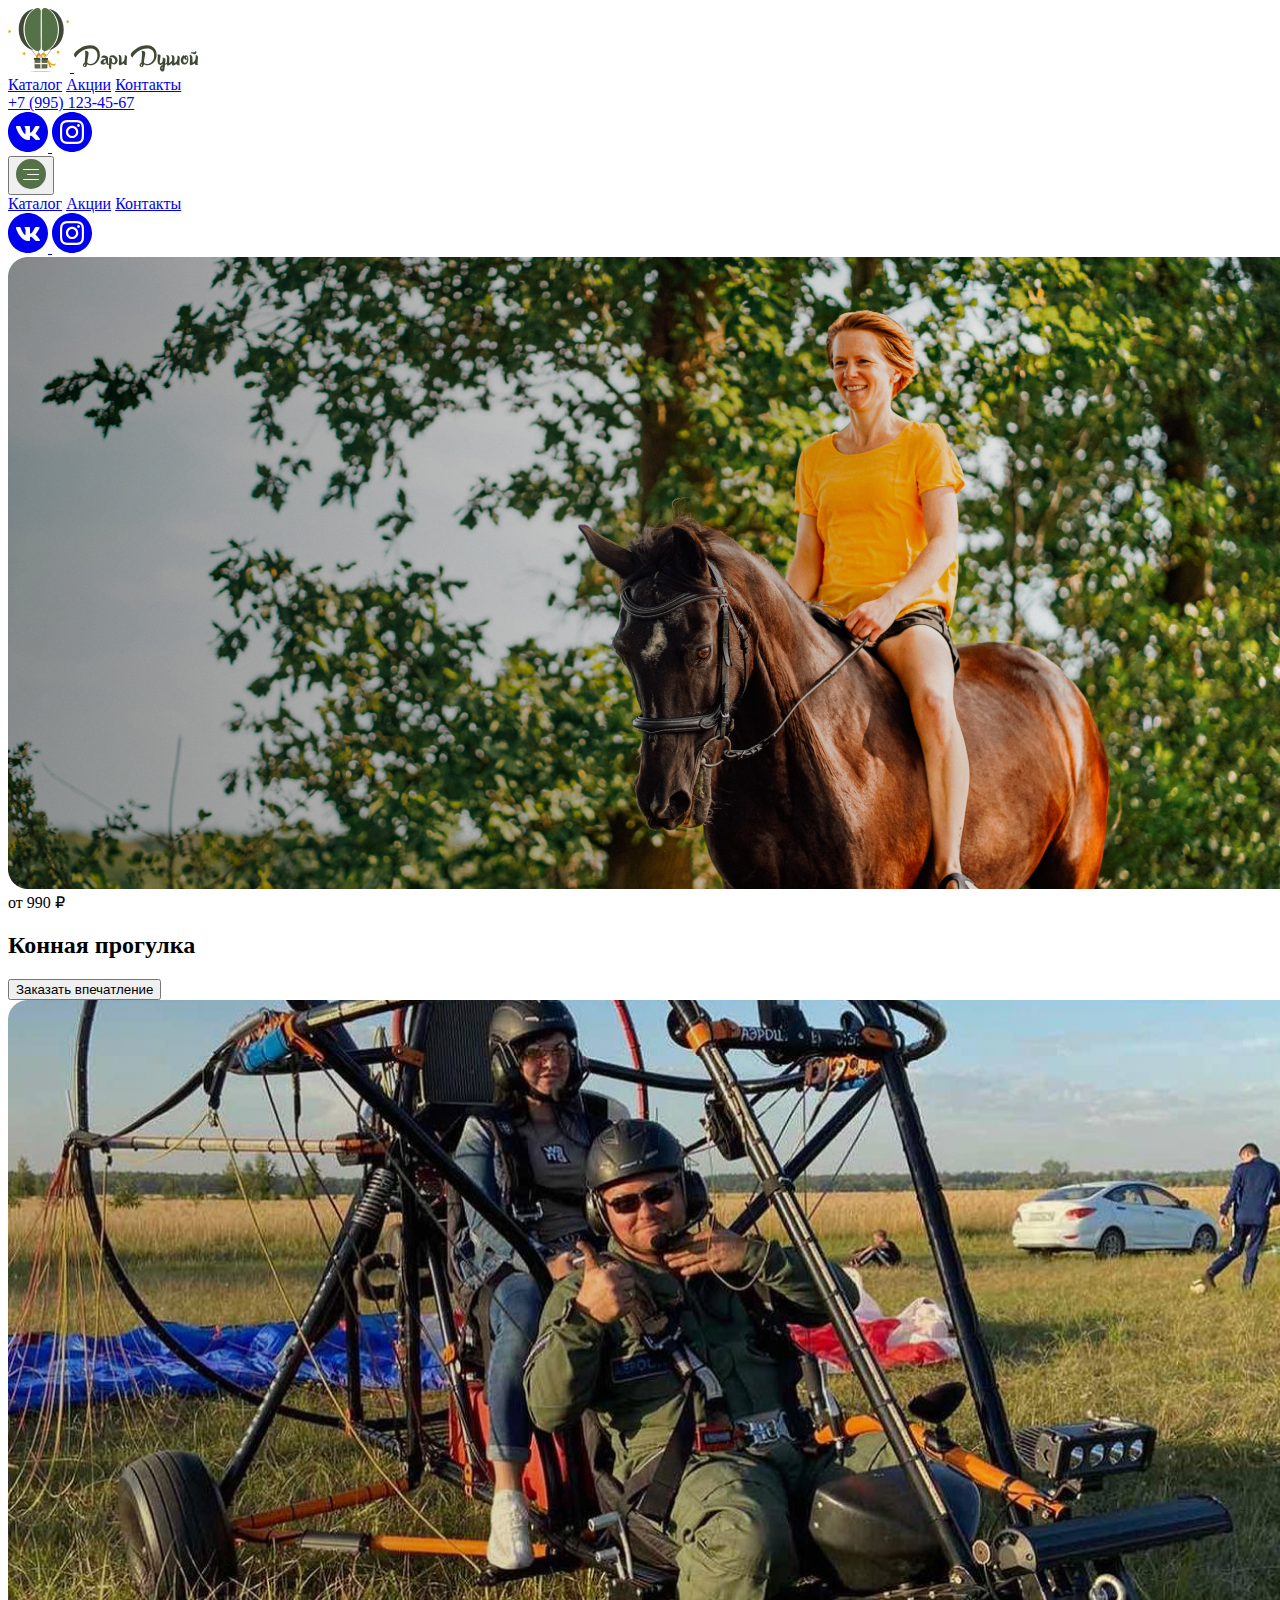
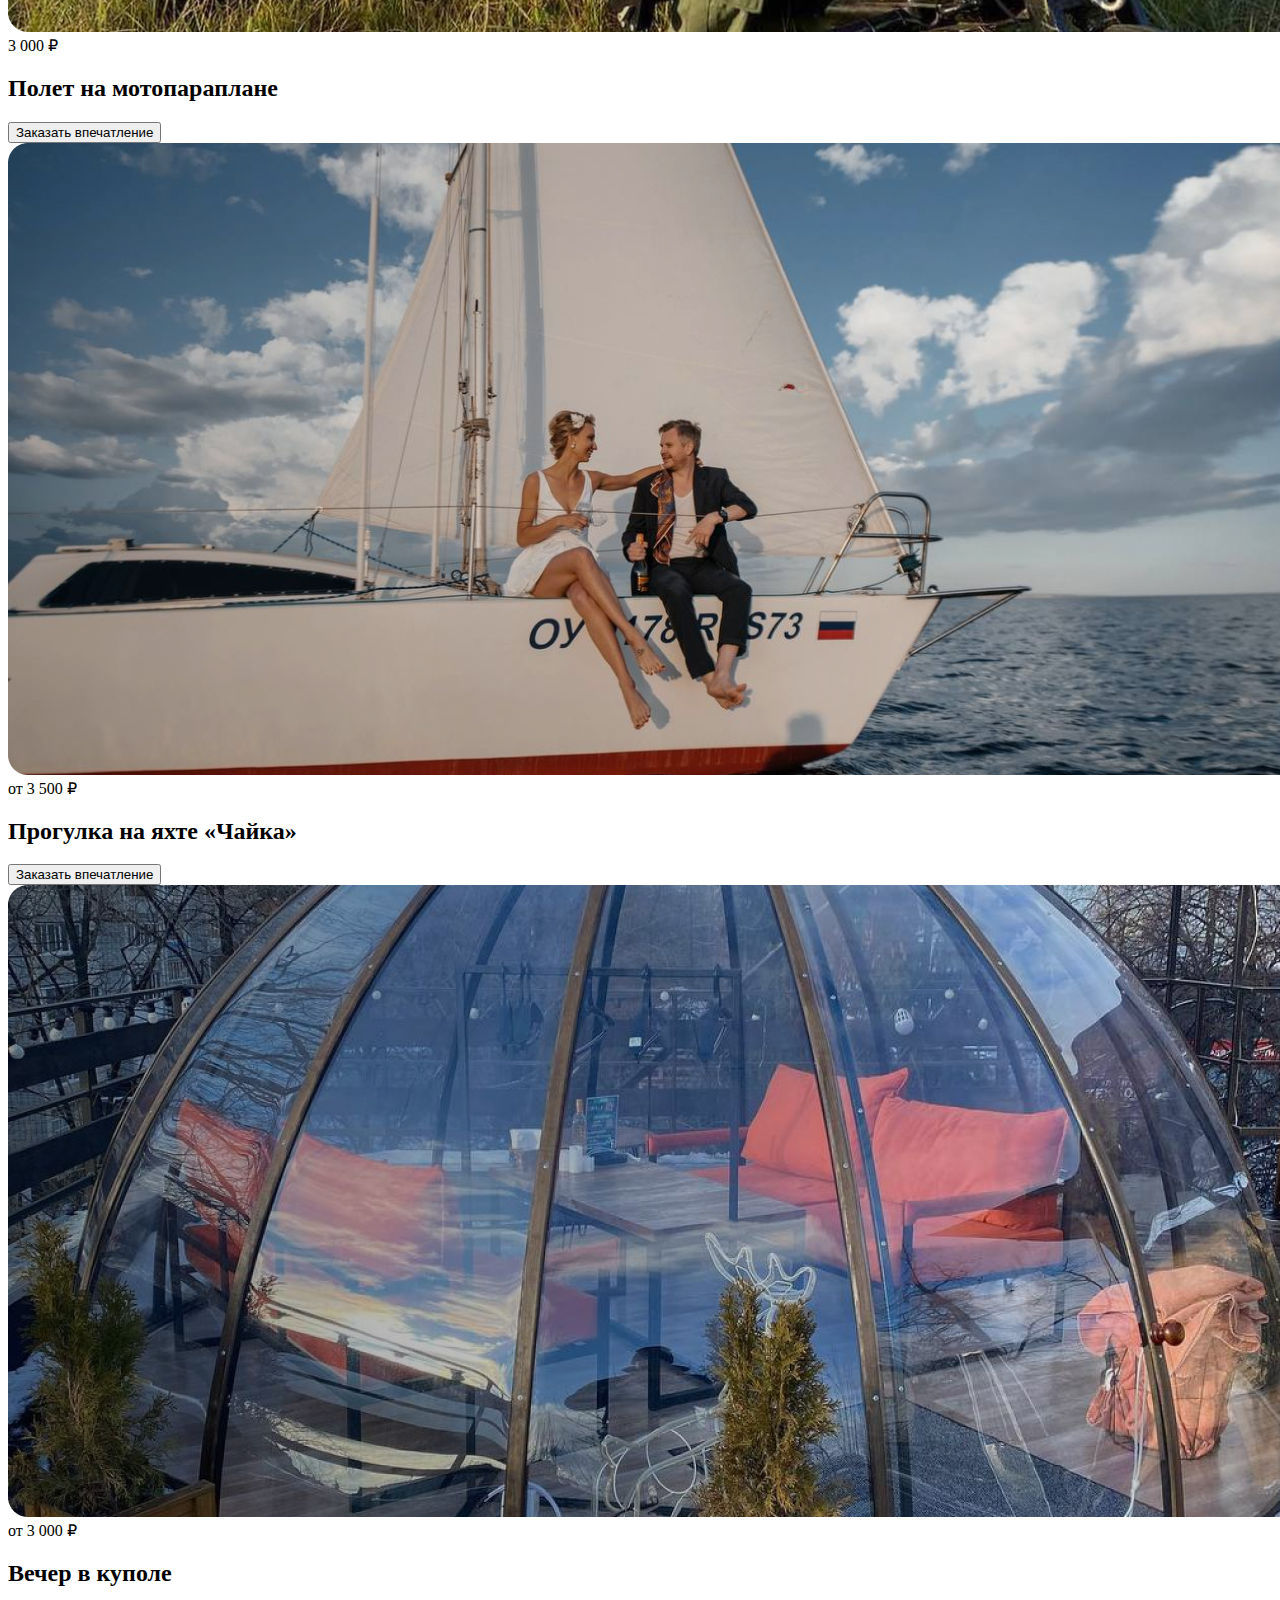
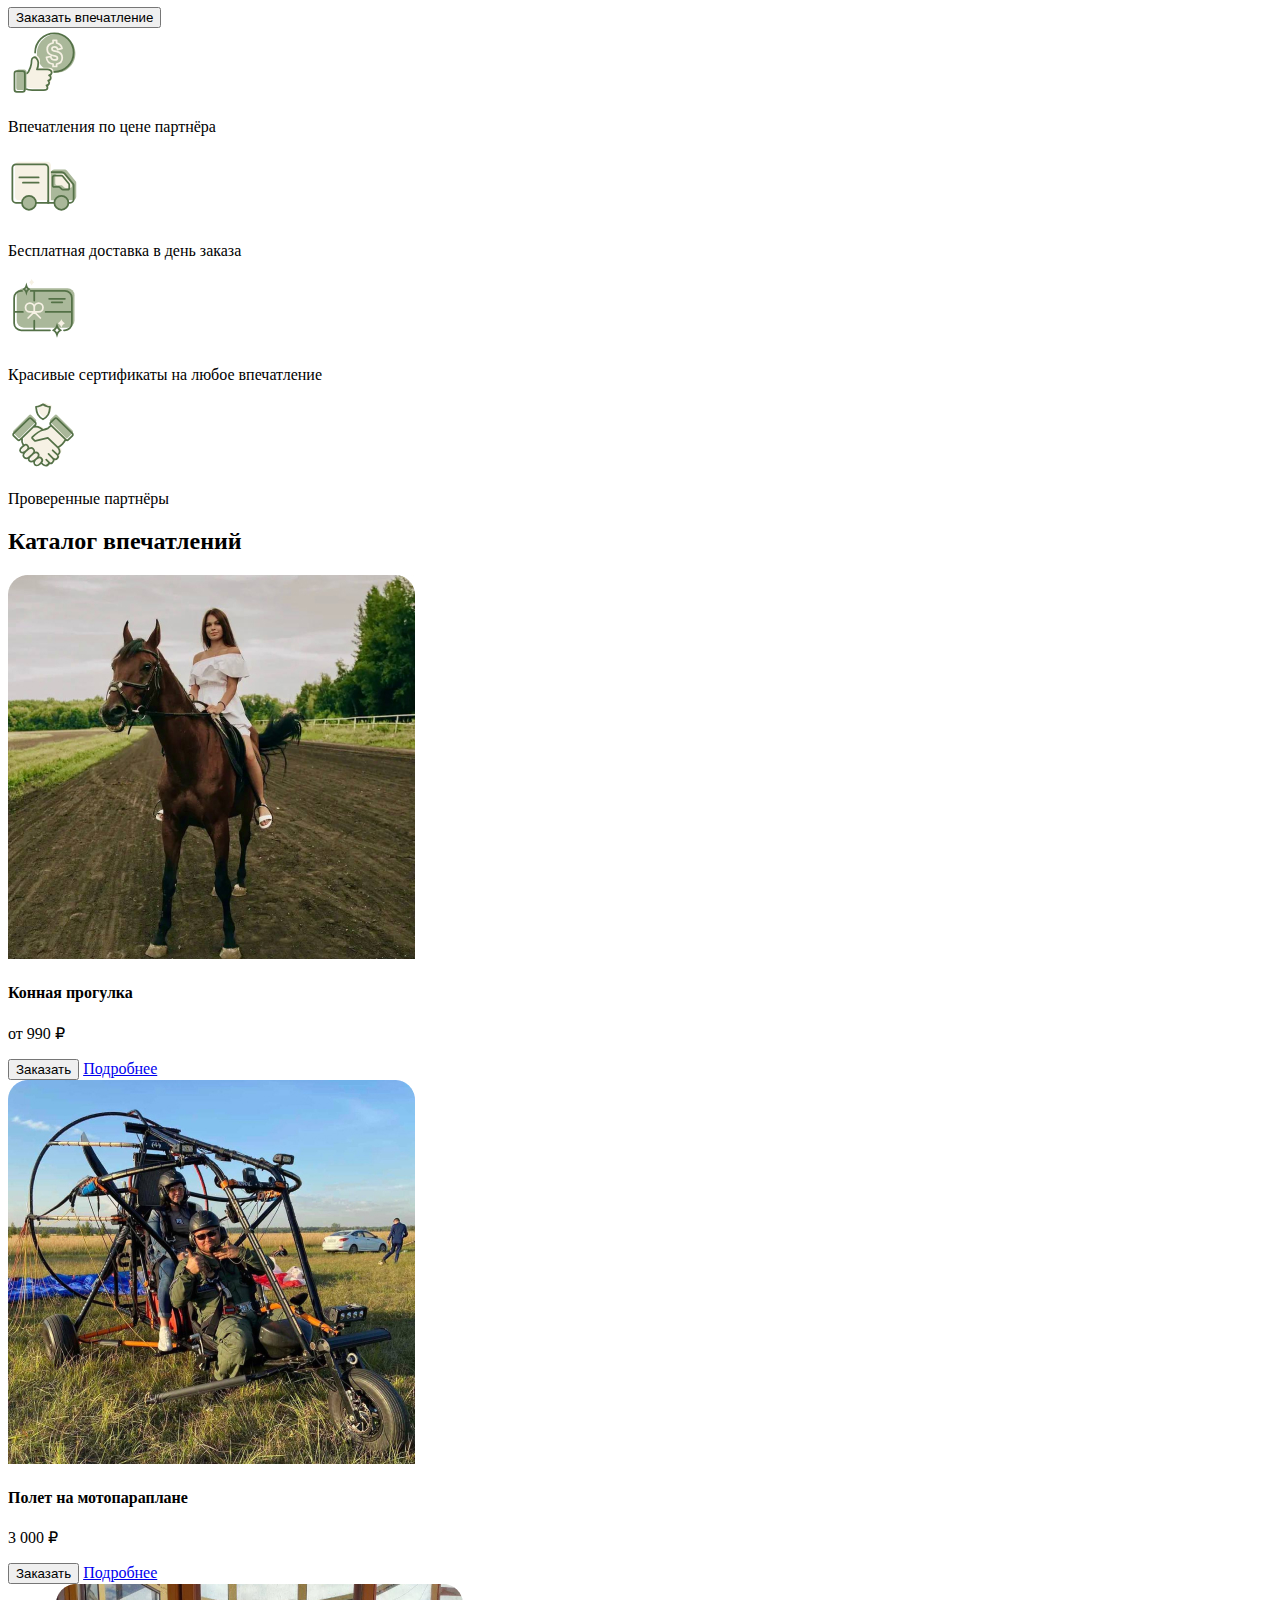
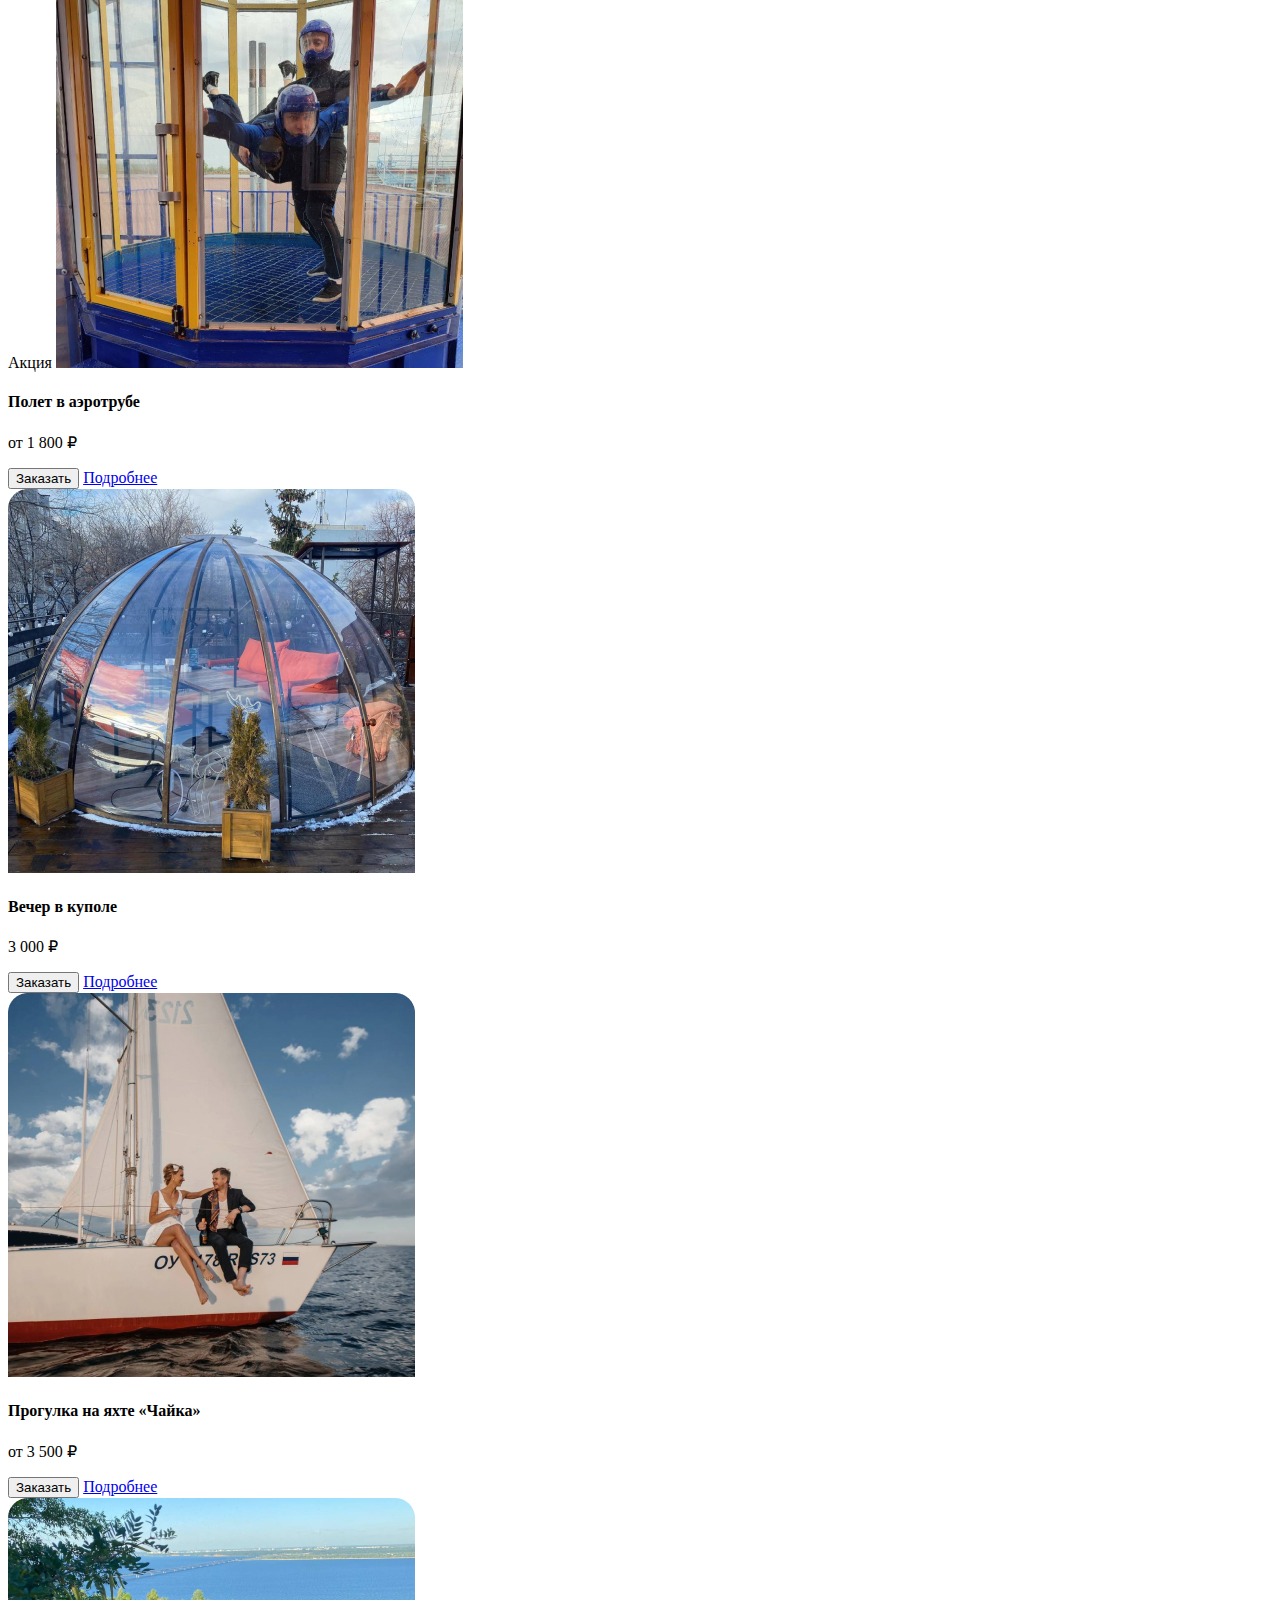
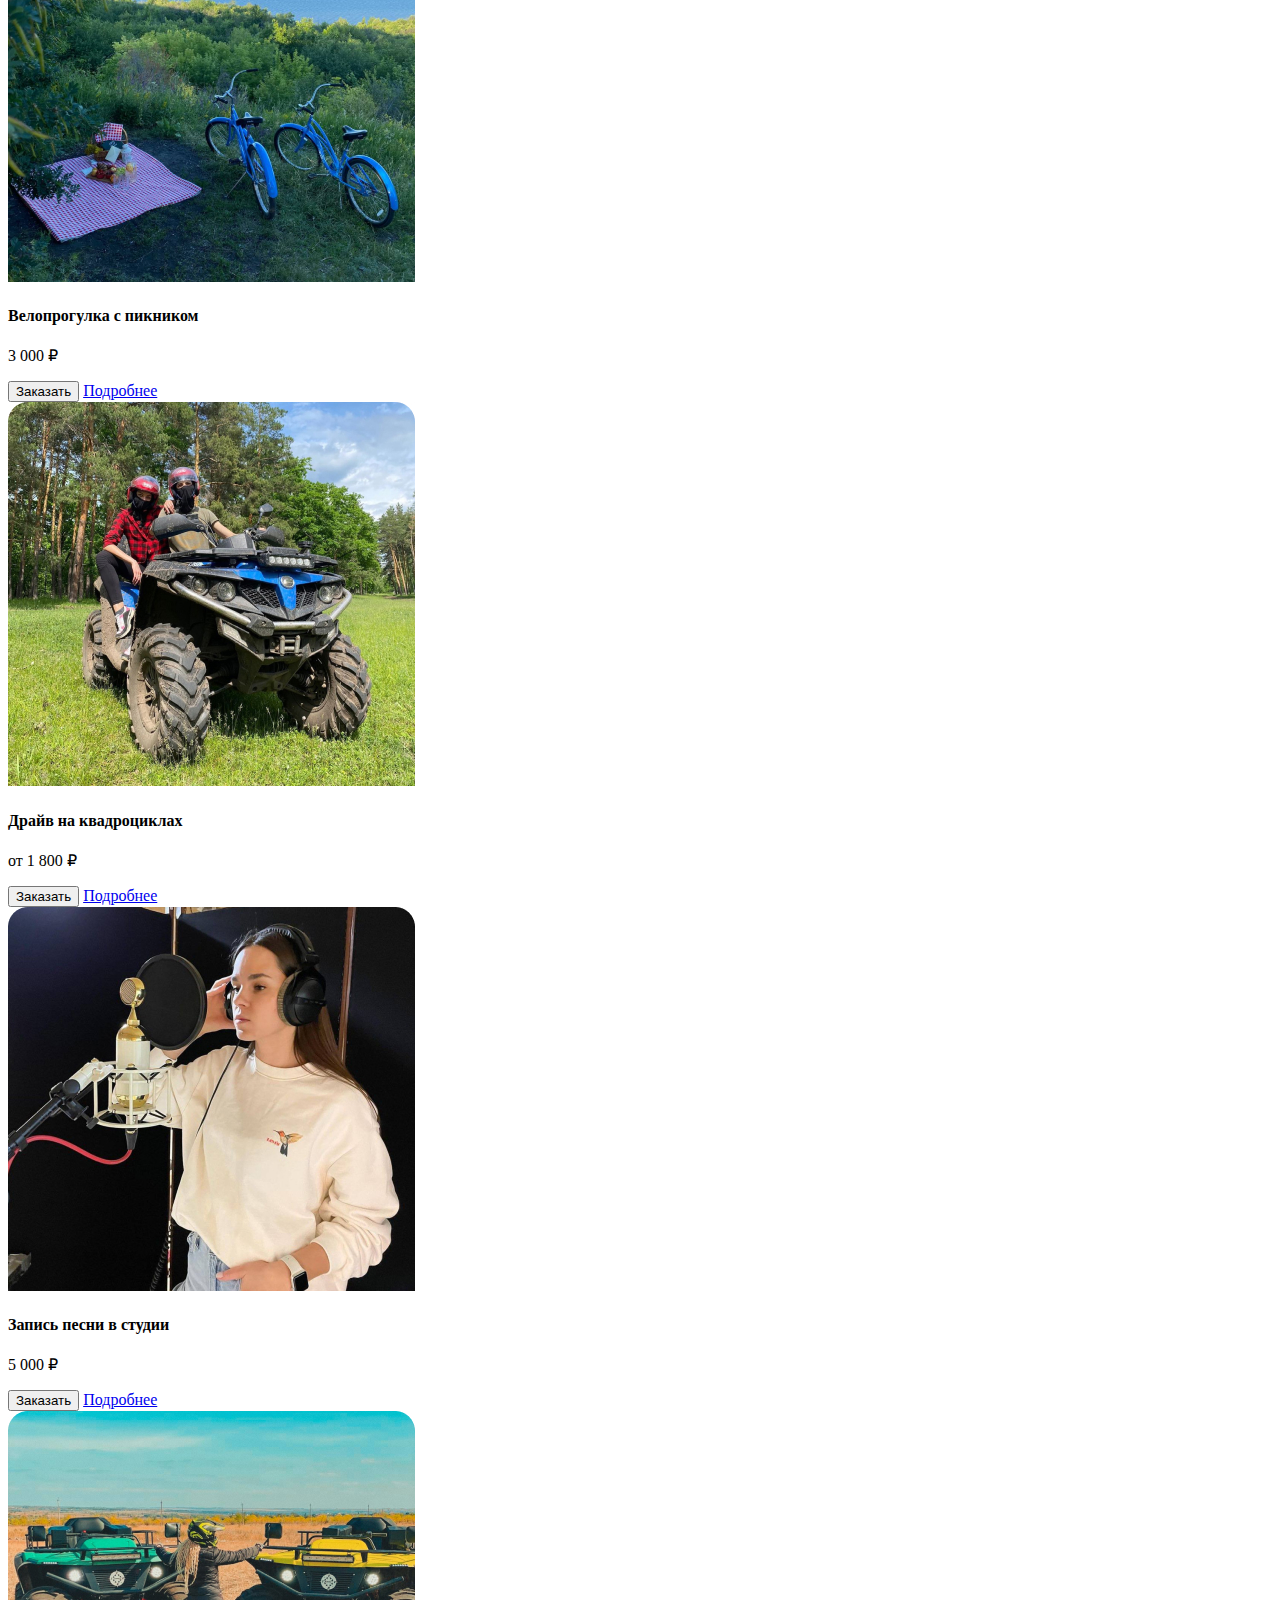
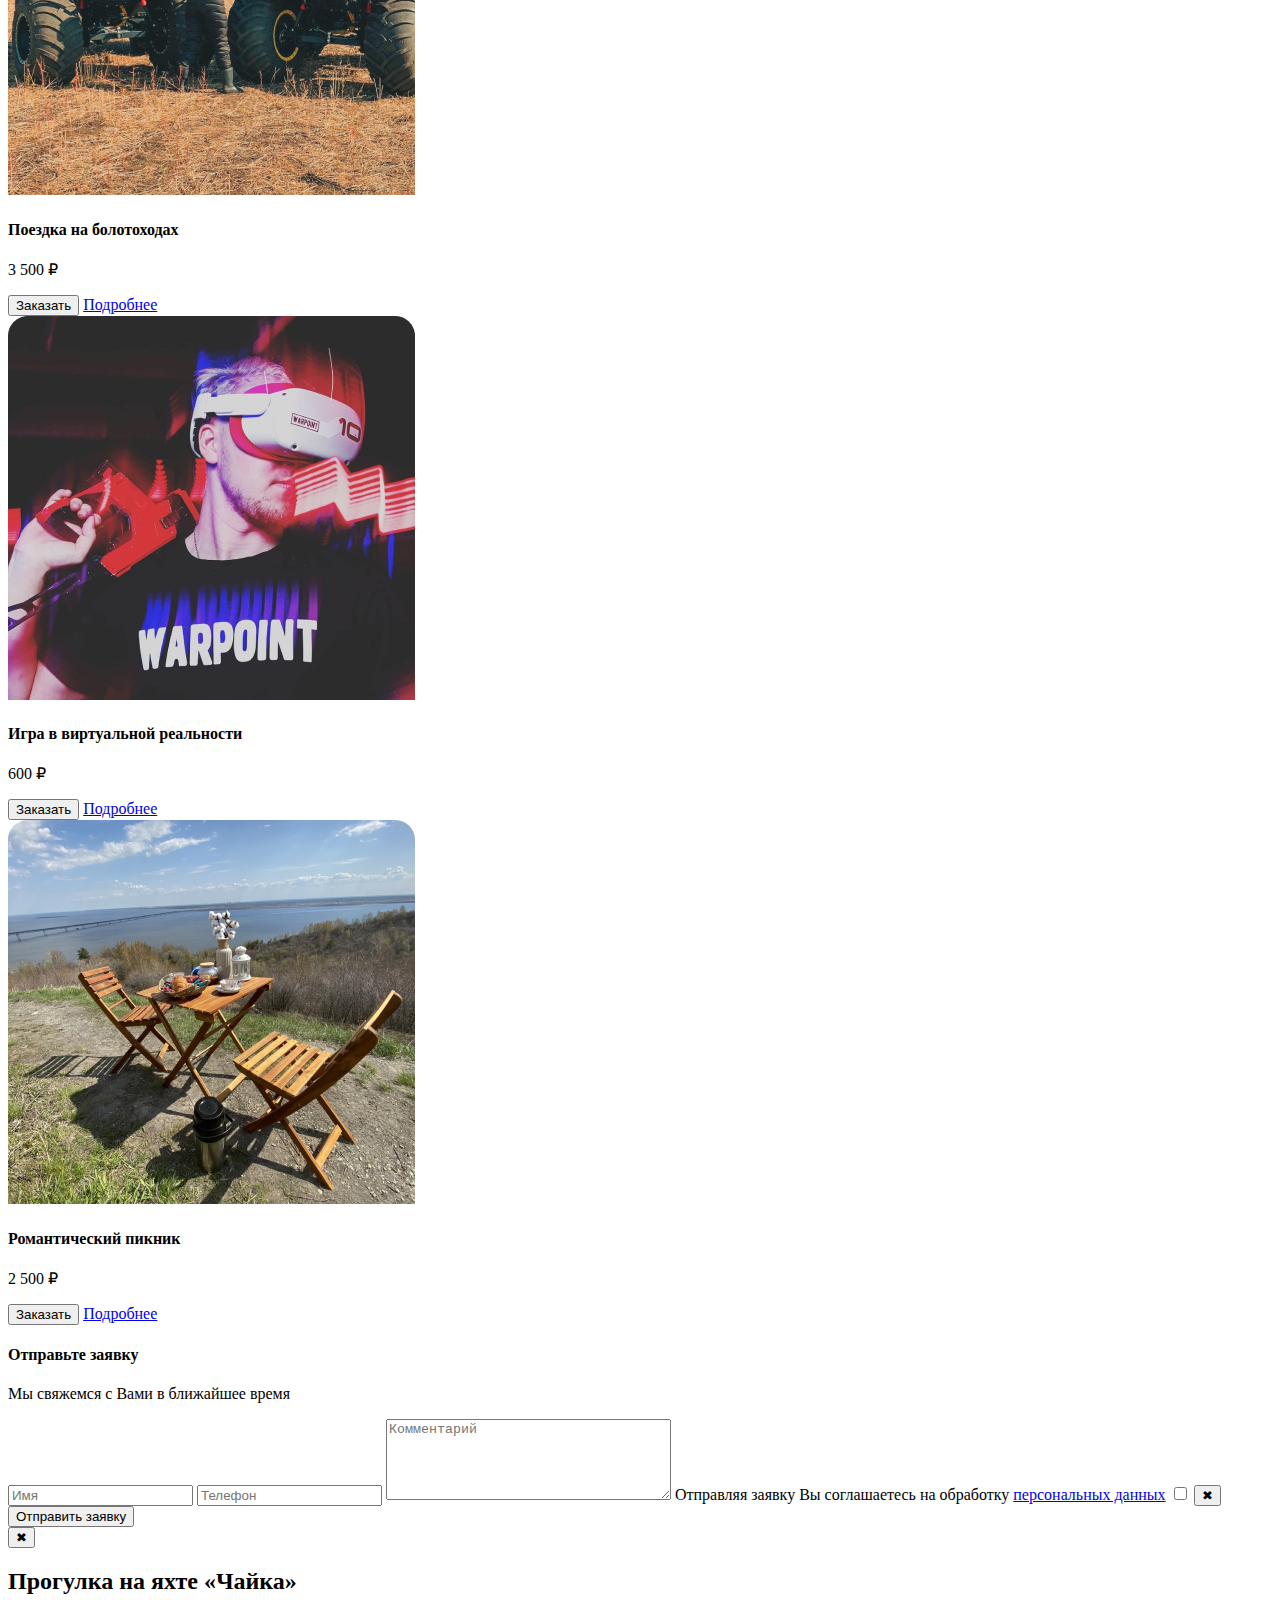
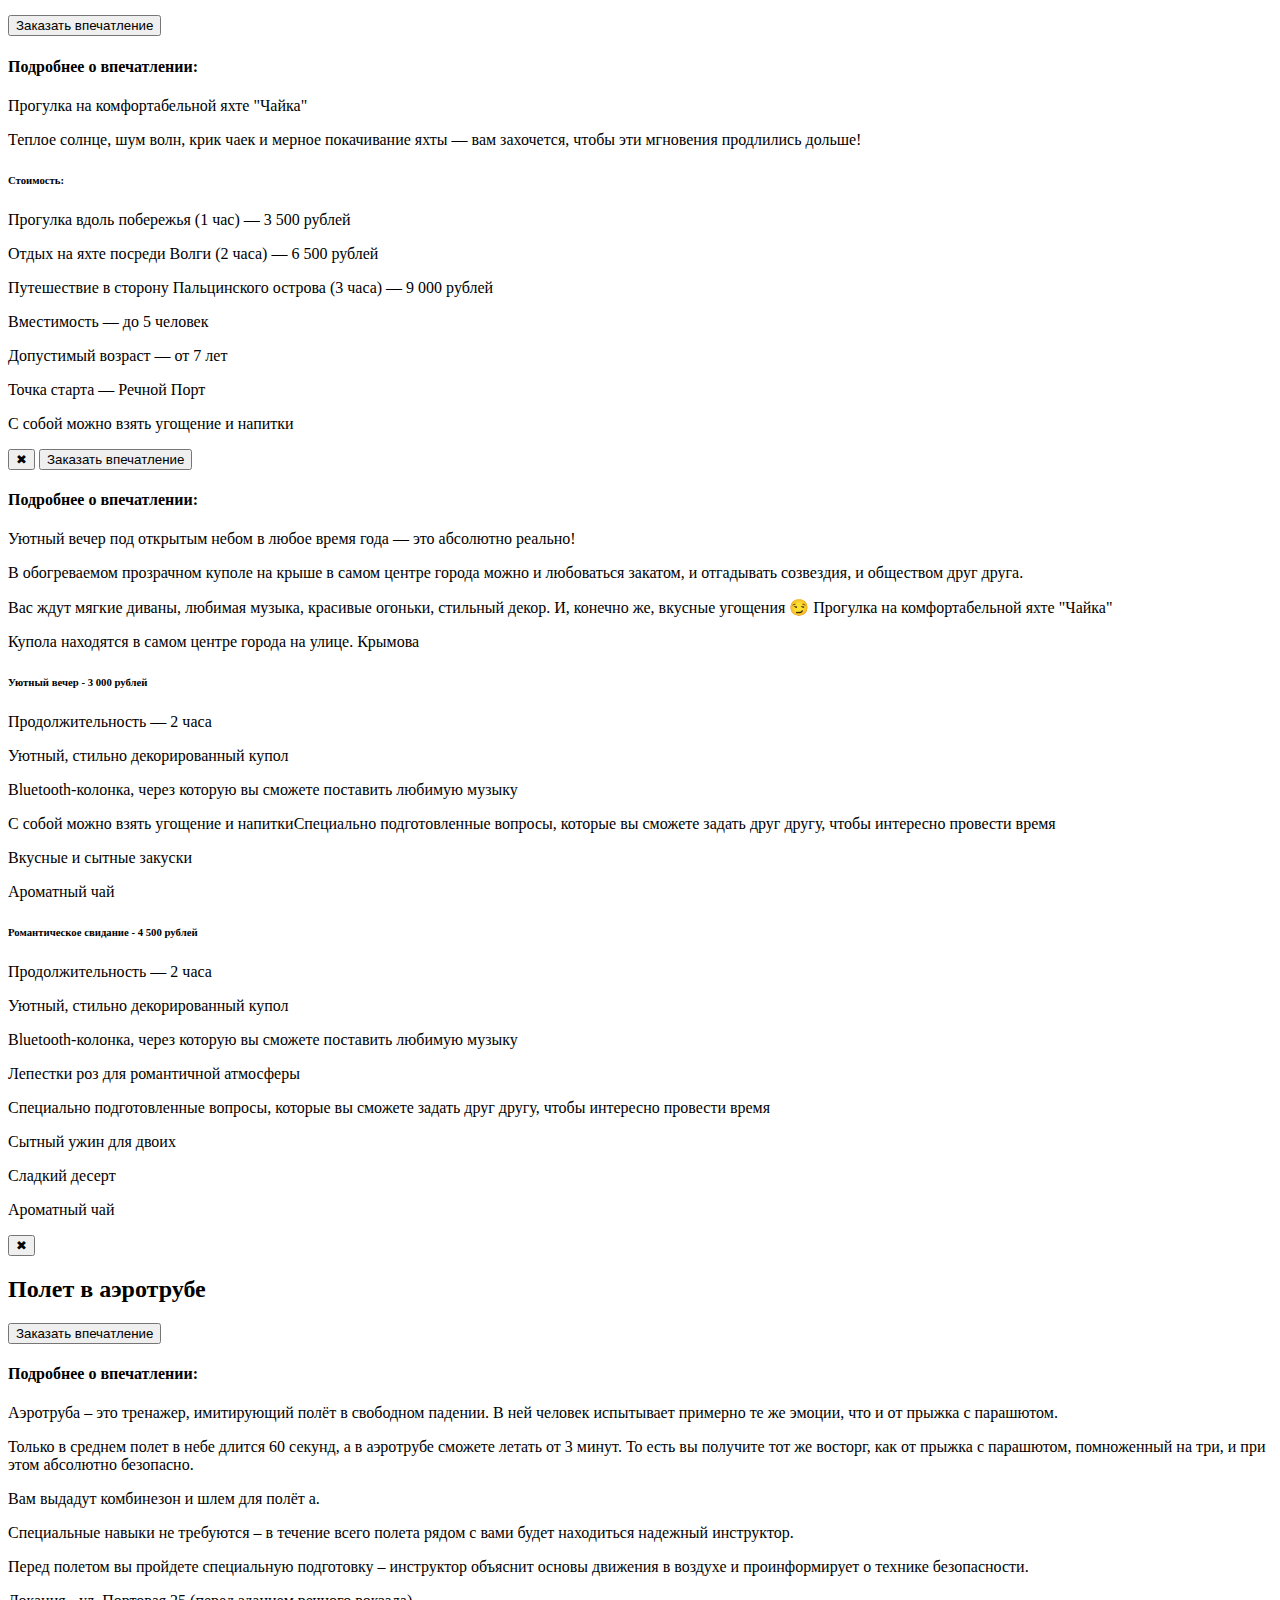
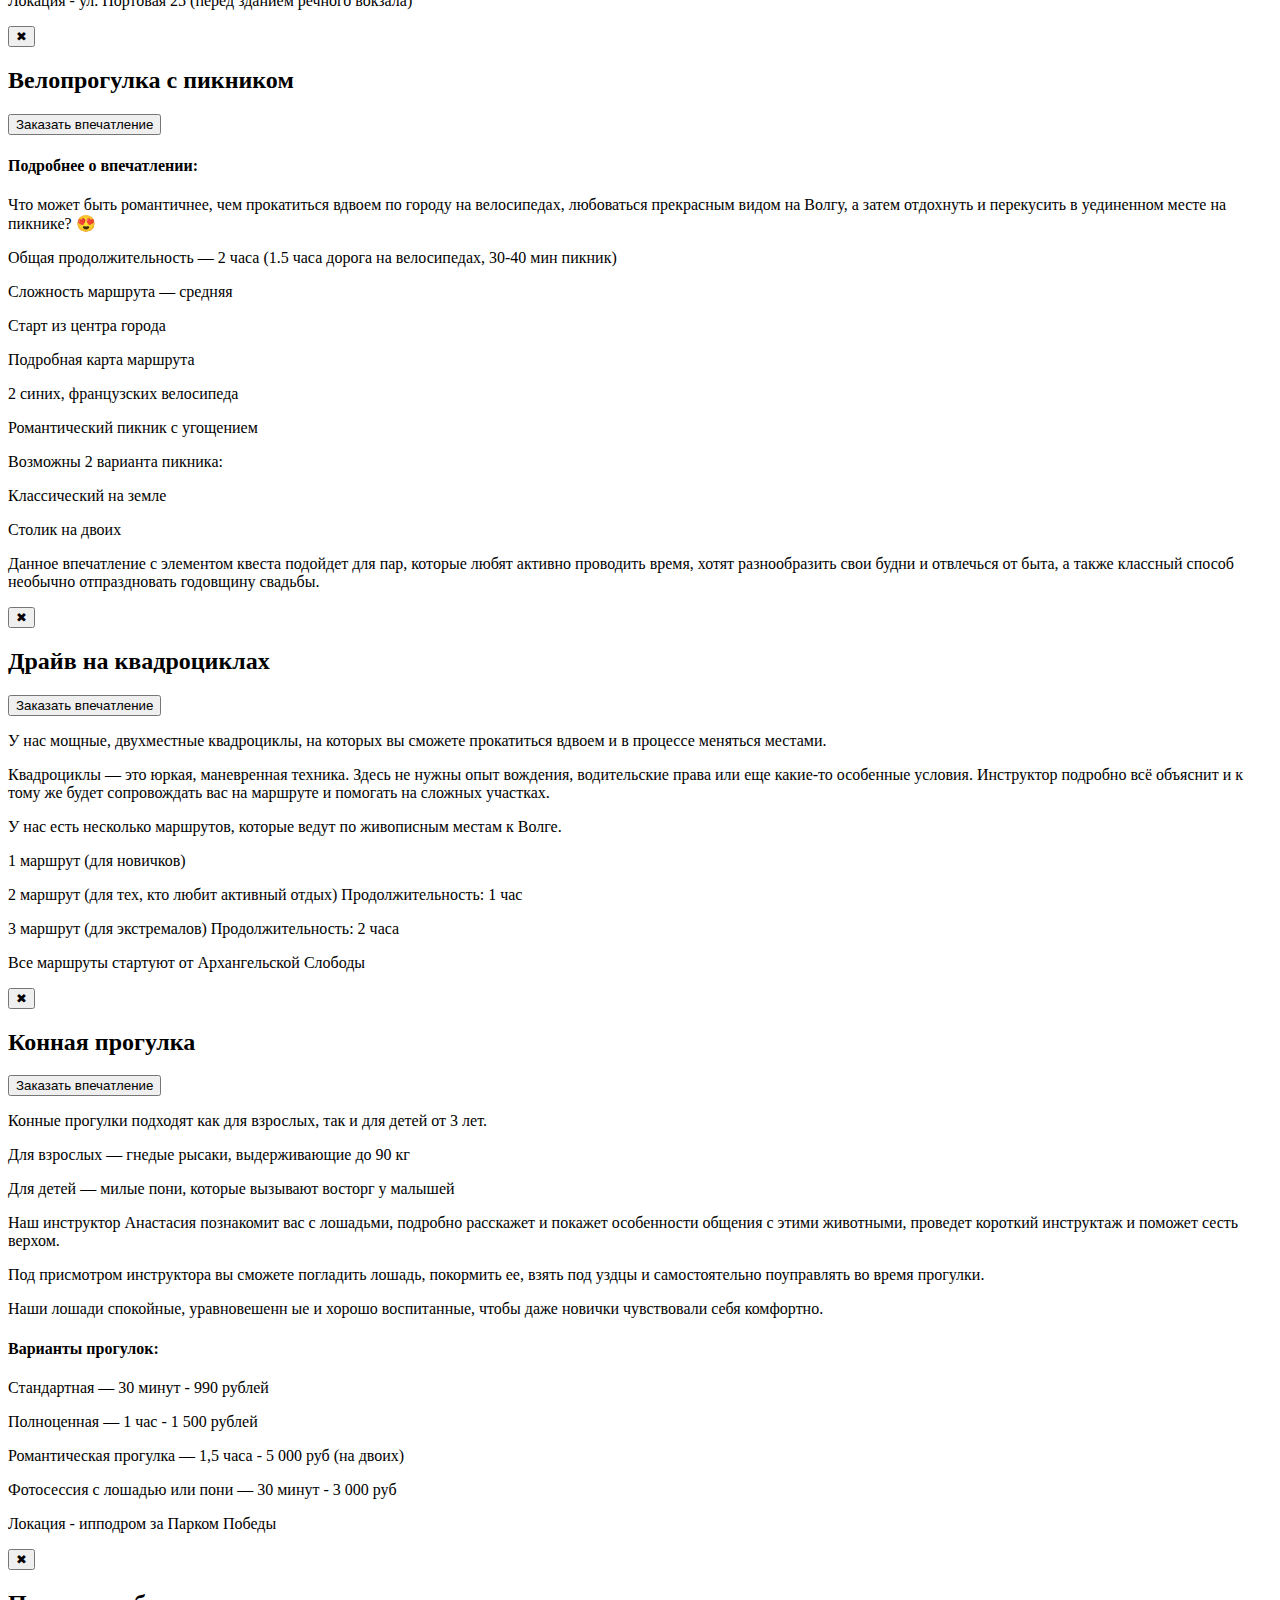
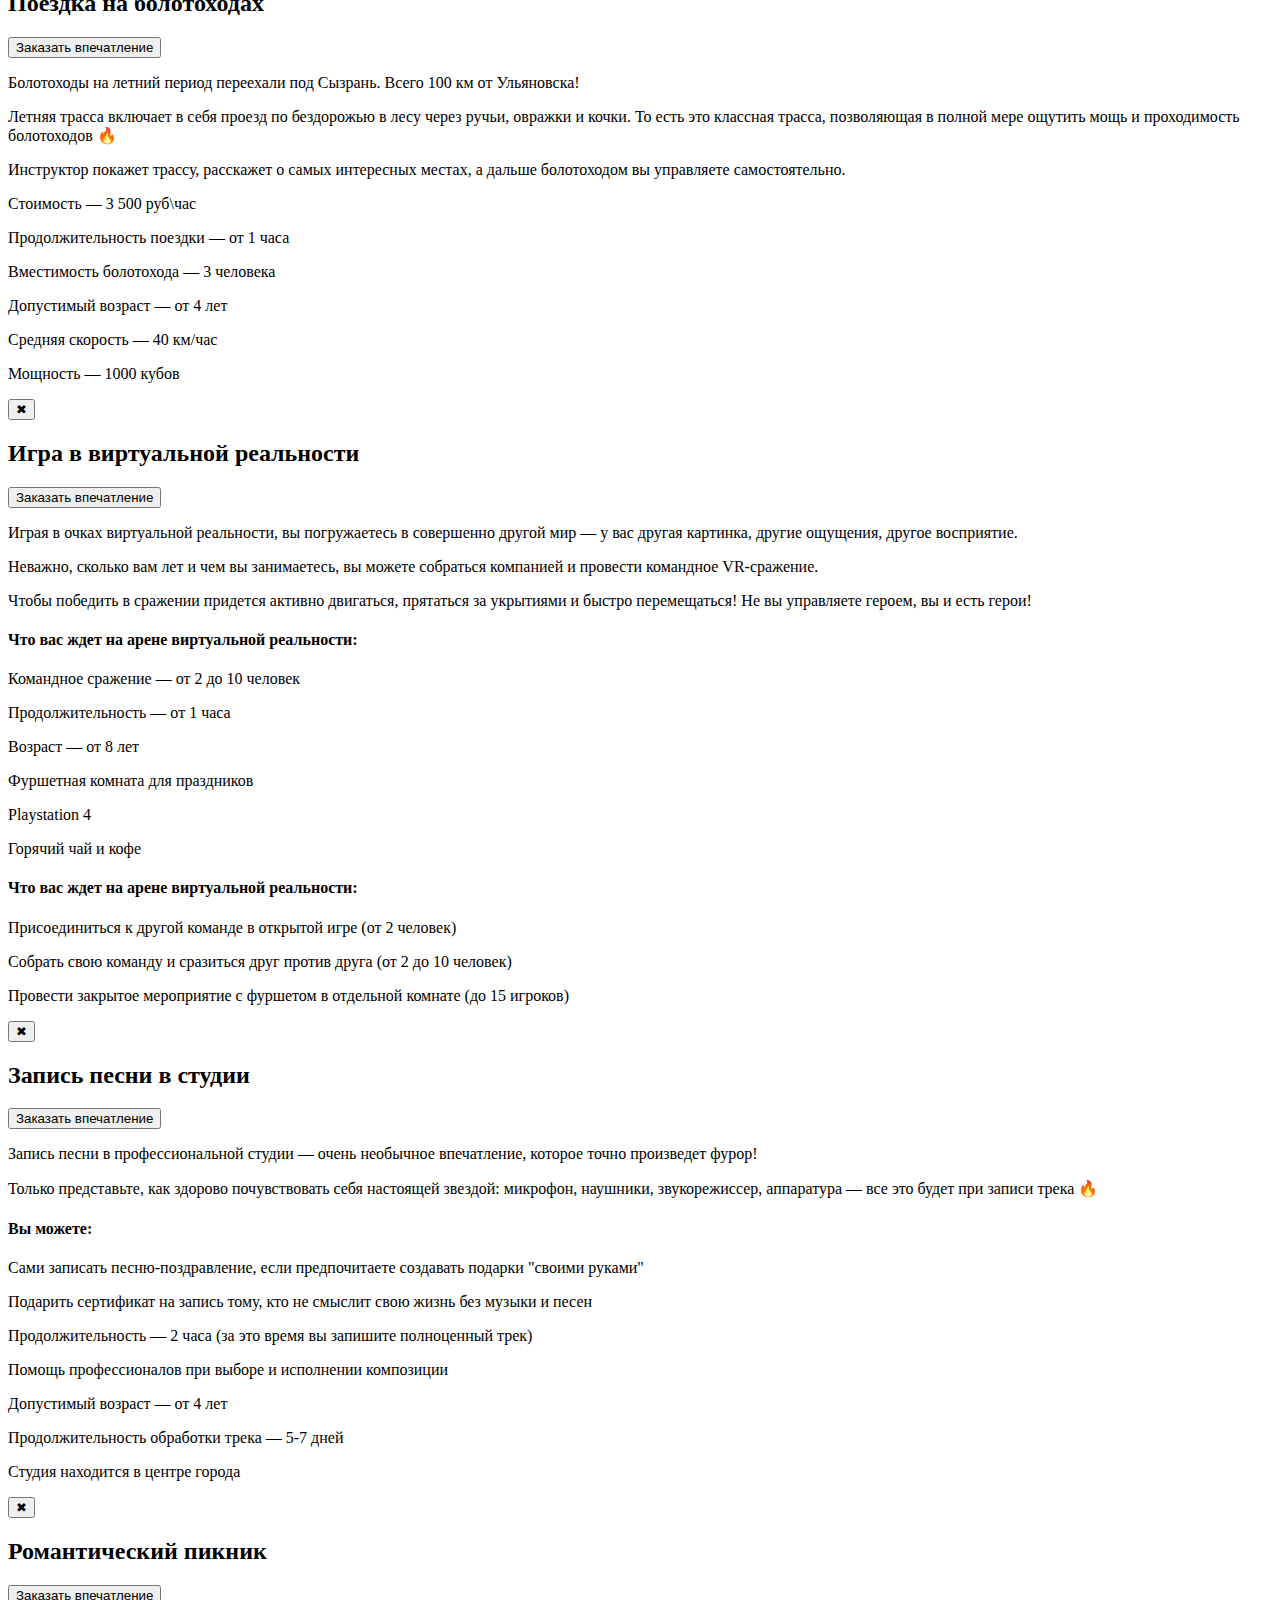
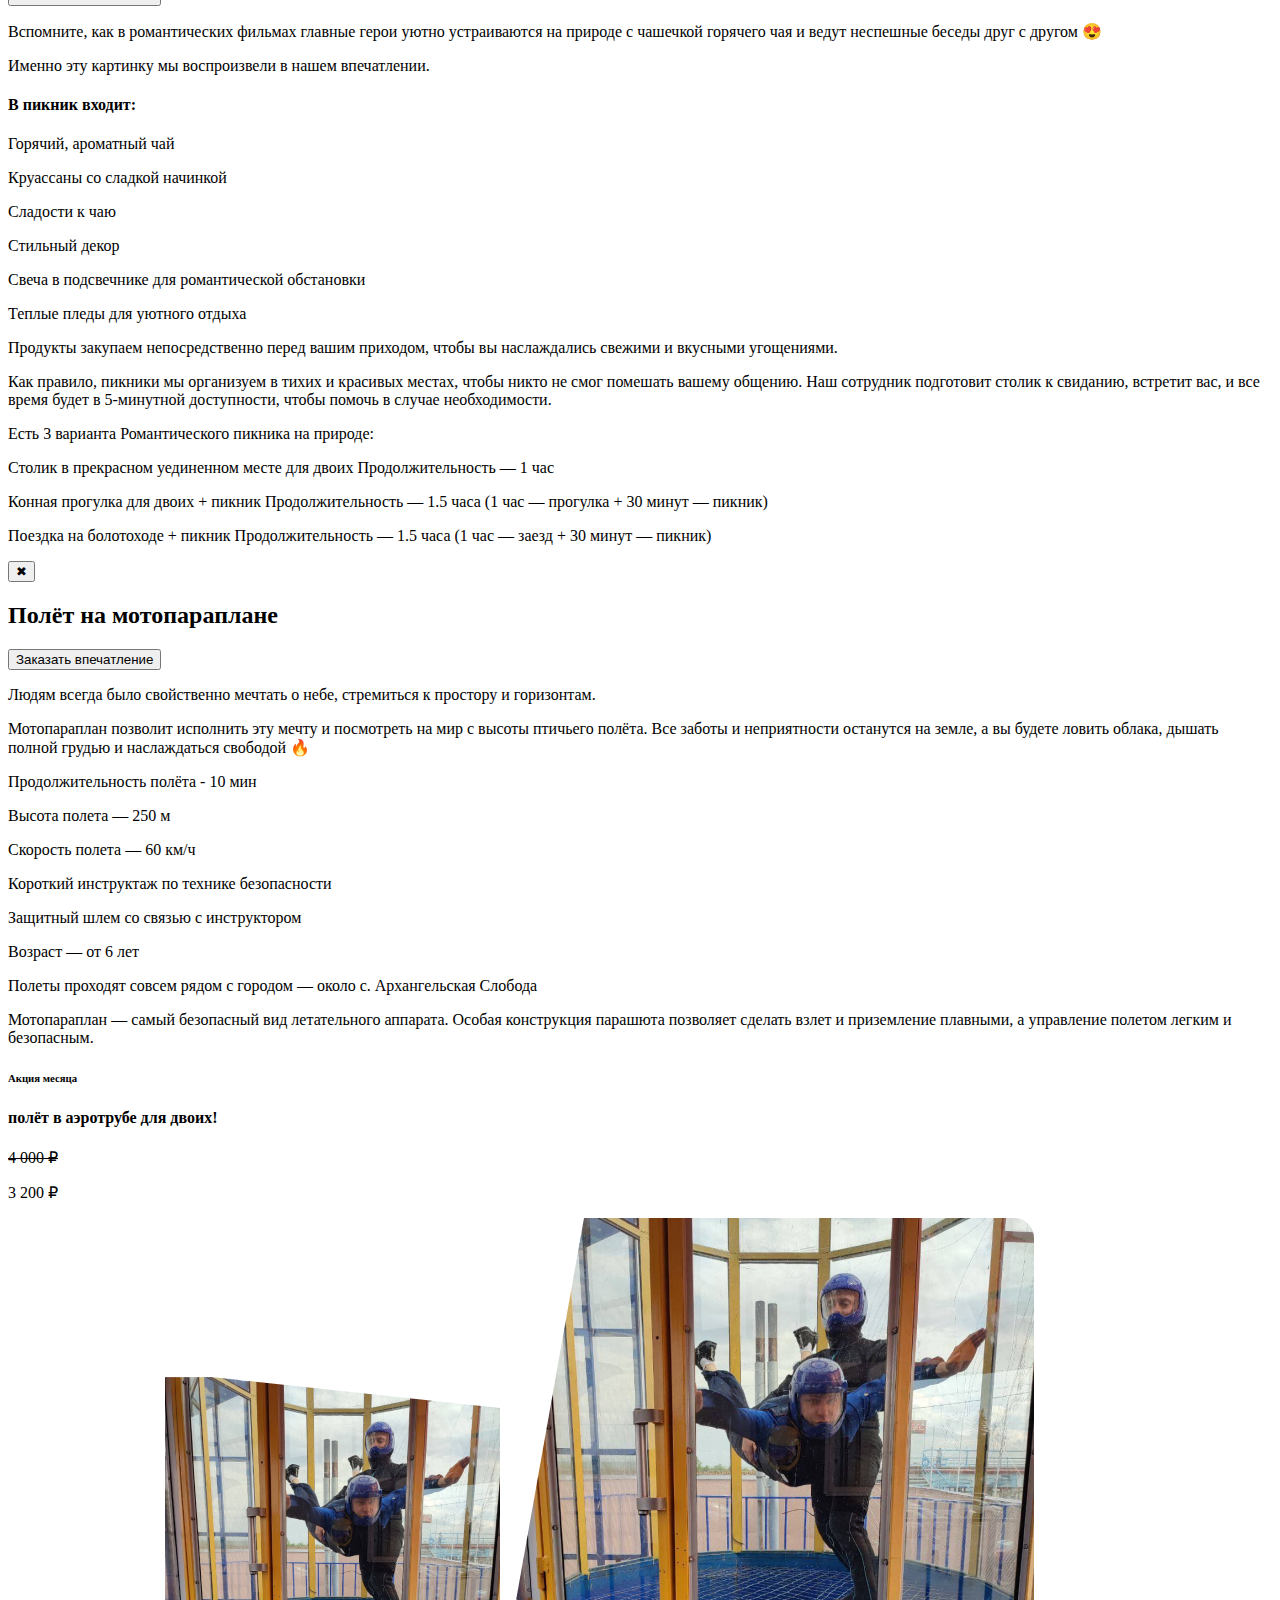
<file: src/index.html>
<!DOCTYPE html>
<html lang="ru">
  <head>
    <meta charset="UTF-8" />
    <meta http-equiv="X-UA-Compatible" content="IE=edge" />
    <meta name="viewport" content="width=device-width, initial-scale=1.0" />
    <link rel="icon" href="img/home.png" type="image/png" />
    <title>Дари Душой</title>
  </head>
  <body>
    <header class="header">
      <div class="container">
        <div class="header__inner">
          <div class="header__logo-inner">
            <a href="#" class="header__logo-img">
              <img src="./img/logo.svg" alt="logo" />
            </a>
            <a href="#" class="header__logo-text">
              <img src="./img/logo-text.svg" alt="Дари Душой" />
            </a>
          </div>
          <nav class="nav">
            <div class="nav__left">
              <a href="#" class="nav__link">Каталог</a>
              <a href="#" class="nav__link">Акции</a>
              <a href="#" class="nav__link">Контакты</a>
            </div>
            <div class="nav__right">
              <a class="nav__link" href="tel:+79951234567">
                <span>+7 (995) 123-45-67</span>
              </a>
              <div class="nav__social">
                <a href="#" class="nav__social-link">
                  <svg
                    class="nav__link-svg"
                    width="40"
                    height="40"
                    viewbox="0 0 40 40"
                    fill="currentColor"
                    xmlns="http://www.w3.org/2000/svg"
                  >
                    <path
                      fill-rule="evenodd"
                      clip-rule="evenodd"
                      d="M20 0C8.95431 0 0 8.95431 0 20C0 31.0457 8.95431 40 20 40C31.0457 40 40 31.0457 40 20C40 8.95431 31.0457 0 20 0ZM30.6568 14C31.4497 14 31.6174 14.4011 31.4497 14.9481C31.1168 16.4525 27.9177 20.8777 27.9165 20.8765C27.6398 21.3141 27.5273 21.5317 27.9165 22.0245C28.0541 22.213 28.3464 22.4943 28.681 22.8162C29.0252 23.1474 29.4141 23.5216 29.725 23.8819C30.8533 25.1275 31.7036 26.1803 31.9396 26.9037C32.1552 27.6306 31.7803 27.9988 31.0305 27.9988H28.4052C27.7027 27.9988 27.3483 27.6117 26.5827 26.7755C26.2584 26.4213 25.8603 25.9864 25.3307 25.4663C23.7725 23.9924 23.1042 23.7995 22.7161 23.7995C22.1879 23.7995 22.0286 23.9477 22.0286 24.6841V26.9966C22.0286 27.6318 21.8226 28 20.1542 28C17.3708 28 14.3155 26.3415 12.1452 23.282C8.88989 18.8015 8 15.4139 8 14.7293C8 14.3482 8.14971 14.0012 8.90067 14.0012H11.526C12.1967 14.0012 12.4494 14.2894 12.6998 15.0034C13.9849 18.678 16.1503 21.8881 17.0402 21.8881C17.3756 21.8881 17.5277 21.7363 17.5277 20.9047V17.1077C17.4677 16.0252 17.0828 15.5573 16.7979 15.2109C16.6222 14.9972 16.4845 14.8298 16.4845 14.5928C16.4845 14.3035 16.736 14 17.1528 14H21.2801C21.837 14 22.0298 14.2917 22.0298 14.9481V20.0566C22.0298 20.6036 22.2718 20.7942 22.4382 20.7942C22.7712 20.7942 23.0503 20.6036 23.6611 20.0002C25.5535 17.9264 26.8889 14.7281 26.8889 14.7281C27.0566 14.347 27.362 14 28.0303 14H30.6568Z"
                    />
                  </svg>
                </a>
                <a href="#" class="nav__social-link">
                  <svg
                    class="nav__link-svg"
                    width="40"
                    height="40"
                    viewbox="0 0 40 40"
                    fill="currentColor"
                    xmlns="http://www.w3.org/2000/svg"
                  >
                    <path
                      fill-rule="evenodd"
                      clip-rule="evenodd"
                      d="M0 20C0 8.95431 8.95431 0 20 0C31.0457 0 40 8.95431 40 20C40 31.0457 31.0457 40 20 40C8.95431 40 0 31.0457 0 20ZM20.0977 13.7346C16.686 13.7346 13.9326 16.4886 13.9326 19.901C13.9326 23.3134 16.686 26.0674 20.0977 26.0674C23.5094 26.0674 26.2628 23.3134 26.2628 19.901C26.2628 16.4886 23.5094 13.7346 20.0977 13.7346ZM20.0977 23.9087C17.8914 23.9087 16.0908 22.1078 16.0908 19.901C16.0908 17.6942 17.8914 15.8933 20.0977 15.8933C22.304 15.8933 24.1045 17.6942 24.1045 19.901C24.1045 22.1078 22.304 23.9087 20.0977 23.9087ZM26.5153 12.0449C25.7187 12.0449 25.0754 12.6883 25.0754 13.4851C25.0754 14.2818 25.7187 14.9252 26.5153 14.9252C27.3118 14.9252 27.9551 14.2848 27.9551 13.4851C27.9553 13.2959 27.9182 13.1085 27.846 12.9337C27.7737 12.7588 27.6677 12.6 27.5339 12.4662C27.4002 12.3324 27.2413 12.2264 27.0665 12.1541C26.8918 12.0818 26.7044 12.0447 26.5153 12.0449ZM31.9991 19.3938C31.9989 19.5957 31.9987 19.7977 31.9987 20C31.9987 20.2262 31.999 20.4521 31.9993 20.6778C32.0015 22.1056 32.0036 23.525 31.9206 24.9533C31.8275 26.8746 31.3923 28.5768 29.9843 29.9847C28.5794 31.3897 26.8743 31.828 24.953 31.9211C23.5008 32.0028 22.0579 32.0012 20.6059 31.9996C20.4041 31.9993 20.202 31.9991 19.9998 31.9991C19.7979 31.9991 19.5963 31.9993 19.3947 31.9996C17.9447 32.0012 16.5014 32.0028 15.0465 31.9211C13.1253 31.828 11.4231 31.3927 10.0152 29.9847C8.61029 28.5798 8.17201 26.8746 8.07894 24.9533C7.99724 23.501 7.99884 22.0557 8.00045 20.6051C8.00067 20.4035 8.00089 20.2018 8.00089 20C8.00089 19.7982 8.00067 19.5965 8.00045 19.3949C7.99884 17.9449 7.99724 16.5016 8.07894 15.0467C8.17201 13.1254 8.60729 11.4232 10.0152 10.0153C11.4201 8.6103 13.1253 8.17201 15.0465 8.07895C16.4987 7.99724 17.9417 7.99884 19.3936 8.00045C19.5955 8.00067 19.7975 8.00089 19.9998 8.00089C20.2016 8.00089 20.4033 8.00067 20.6048 8.00045C22.0548 7.99884 23.4982 7.99724 24.953 8.07895C26.8743 8.17201 28.5764 8.6073 29.9843 10.0153C31.3893 11.4202 31.8275 13.1254 31.9206 15.0467C32.0023 16.4989 32.0007 17.9418 31.9991 19.3938ZM28.4503 28.4537C28.8736 28.0334 29.1378 27.6252 29.3569 27.0788C29.8965 25.7207 29.8677 22.7573 29.849 20.841C29.846 20.5291 29.8432 20.245 29.8432 20C29.8432 19.7543 29.846 19.4691 29.8491 19.156C29.8678 17.239 29.8967 14.2756 29.3599 12.9182C29.1408 12.3718 28.8766 11.9666 28.4533 11.5433C28.0331 11.12 27.6248 10.8558 27.0784 10.6367C25.7211 10.0999 22.7578 10.1288 20.8408 10.1475C20.5277 10.1506 20.2425 10.1533 19.9968 10.1533C19.7511 10.1533 19.4659 10.1506 19.1528 10.1475C17.2358 10.1288 14.2725 10.0999 12.9151 10.6367C12.3688 10.8558 11.9635 11.123 11.5402 11.5433C11.1169 11.9636 10.8528 12.3718 10.6336 12.9182C10.0969 14.2756 10.1258 17.239 10.1445 19.156C10.1475 19.4691 10.1503 19.7543 10.1503 20C10.1503 20.2457 10.1475 20.5309 10.1445 20.844C10.1258 22.7604 10.0969 25.7219 10.6336 27.0818C10.8528 27.6282 11.1169 28.0334 11.5402 28.4567C11.9605 28.88 12.3688 29.1442 12.9151 29.3633C14.2725 29.9001 17.2358 29.8712 19.1528 29.8525C19.4659 29.8494 19.7511 29.8467 19.9968 29.8467C20.2417 29.8467 20.5259 29.8494 20.8378 29.8525C22.7541 29.8711 25.7174 29.8999 27.0754 29.3603C27.6218 29.1412 28.0271 28.877 28.4503 28.4537Z"
                    />
                  </svg>
                </a>
              </div>
            </div>
          </nav>
          <button class="nav__btn">
            <svg
              width="30"
              height="30"
              viewBox="0 0 30 30"
              fill="currentColor"
              xmlns="http://www.w3.org/2000/svg"
            >
              <circle cx="15" cy="15" r="15" fill="#547147" />
              <line
                x1="7.5"
                y1="10.5"
                x2="22.5"
                y2="10.5"
                stroke="white"
                stroke-linecap="round"
              />
              <line
                x1="11.5"
                y1="15.5"
                x2="22.5"
                y2="15.5"
                stroke="white"
                stroke-linecap="round"
              />
              <line
                x1="7.5"
                y1="20.5"
                x2="22.5"
                y2="20.5"
                stroke="white"
                stroke-linecap="round"
              />
            </svg>
          </button>
          <div class="popup"></div>
          <div class="popup__content">
            <a href="#" class="nav__link">Каталог</a>
            <a href="#" class="nav__link">Акции</a>
            <a href="#" class="nav__link">Контакты</a>
            <div class="nav__link-social">
              <a href="#" class="nav__social-link">
                <svg
                  class="nav__link-svg"
                  width="40"
                  height="40"
                  viewbox="0 0 40 40"
                  fill="currentColor"
                  xmlns="http://www.w3.org/2000/svg"
                >
                  <path
                    fill-rule="evenodd"
                    clip-rule="evenodd"
                    d="M20 0C8.95431 0 0 8.95431 0 20C0 31.0457 8.95431 40 20 40C31.0457 40 40 31.0457 40 20C40 8.95431 31.0457 0 20 0ZM30.6568 14C31.4497 14 31.6174 14.4011 31.4497 14.9481C31.1168 16.4525 27.9177 20.8777 27.9165 20.8765C27.6398 21.3141 27.5273 21.5317 27.9165 22.0245C28.0541 22.213 28.3464 22.4943 28.681 22.8162C29.0252 23.1474 29.4141 23.5216 29.725 23.8819C30.8533 25.1275 31.7036 26.1803 31.9396 26.9037C32.1552 27.6306 31.7803 27.9988 31.0305 27.9988H28.4052C27.7027 27.9988 27.3483 27.6117 26.5827 26.7755C26.2584 26.4213 25.8603 25.9864 25.3307 25.4663C23.7725 23.9924 23.1042 23.7995 22.7161 23.7995C22.1879 23.7995 22.0286 23.9477 22.0286 24.6841V26.9966C22.0286 27.6318 21.8226 28 20.1542 28C17.3708 28 14.3155 26.3415 12.1452 23.282C8.88989 18.8015 8 15.4139 8 14.7293C8 14.3482 8.14971 14.0012 8.90067 14.0012H11.526C12.1967 14.0012 12.4494 14.2894 12.6998 15.0034C13.9849 18.678 16.1503 21.8881 17.0402 21.8881C17.3756 21.8881 17.5277 21.7363 17.5277 20.9047V17.1077C17.4677 16.0252 17.0828 15.5573 16.7979 15.2109C16.6222 14.9972 16.4845 14.8298 16.4845 14.5928C16.4845 14.3035 16.736 14 17.1528 14H21.2801C21.837 14 22.0298 14.2917 22.0298 14.9481V20.0566C22.0298 20.6036 22.2718 20.7942 22.4382 20.7942C22.7712 20.7942 23.0503 20.6036 23.6611 20.0002C25.5535 17.9264 26.8889 14.7281 26.8889 14.7281C27.0566 14.347 27.362 14 28.0303 14H30.6568Z"
                  />
                </svg>
              </a>
              <a href="#" class="nav__social-link">
                <svg
                  class="nav__link-svg"
                  width="40"
                  height="40"
                  viewbox="0 0 40 40"
                  fill="currentColor"
                  xmlns="http://www.w3.org/2000/svg"
                >
                  <path
                    fill-rule="evenodd"
                    clip-rule="evenodd"
                    d="M0 20C0 8.95431 8.95431 0 20 0C31.0457 0 40 8.95431 40 20C40 31.0457 31.0457 40 20 40C8.95431 40 0 31.0457 0 20ZM20.0977 13.7346C16.686 13.7346 13.9326 16.4886 13.9326 19.901C13.9326 23.3134 16.686 26.0674 20.0977 26.0674C23.5094 26.0674 26.2628 23.3134 26.2628 19.901C26.2628 16.4886 23.5094 13.7346 20.0977 13.7346ZM20.0977 23.9087C17.8914 23.9087 16.0908 22.1078 16.0908 19.901C16.0908 17.6942 17.8914 15.8933 20.0977 15.8933C22.304 15.8933 24.1045 17.6942 24.1045 19.901C24.1045 22.1078 22.304 23.9087 20.0977 23.9087ZM26.5153 12.0449C25.7187 12.0449 25.0754 12.6883 25.0754 13.4851C25.0754 14.2818 25.7187 14.9252 26.5153 14.9252C27.3118 14.9252 27.9551 14.2848 27.9551 13.4851C27.9553 13.2959 27.9182 13.1085 27.846 12.9337C27.7737 12.7588 27.6677 12.6 27.5339 12.4662C27.4002 12.3324 27.2413 12.2264 27.0665 12.1541C26.8918 12.0818 26.7044 12.0447 26.5153 12.0449ZM31.9991 19.3938C31.9989 19.5957 31.9987 19.7977 31.9987 20C31.9987 20.2262 31.999 20.4521 31.9993 20.6778C32.0015 22.1056 32.0036 23.525 31.9206 24.9533C31.8275 26.8746 31.3923 28.5768 29.9843 29.9847C28.5794 31.3897 26.8743 31.828 24.953 31.9211C23.5008 32.0028 22.0579 32.0012 20.6059 31.9996C20.4041 31.9993 20.202 31.9991 19.9998 31.9991C19.7979 31.9991 19.5963 31.9993 19.3947 31.9996C17.9447 32.0012 16.5014 32.0028 15.0465 31.9211C13.1253 31.828 11.4231 31.3927 10.0152 29.9847C8.61029 28.5798 8.17201 26.8746 8.07894 24.9533C7.99724 23.501 7.99884 22.0557 8.00045 20.6051C8.00067 20.4035 8.00089 20.2018 8.00089 20C8.00089 19.7982 8.00067 19.5965 8.00045 19.3949C7.99884 17.9449 7.99724 16.5016 8.07894 15.0467C8.17201 13.1254 8.60729 11.4232 10.0152 10.0153C11.4201 8.6103 13.1253 8.17201 15.0465 8.07895C16.4987 7.99724 17.9417 7.99884 19.3936 8.00045C19.5955 8.00067 19.7975 8.00089 19.9998 8.00089C20.2016 8.00089 20.4033 8.00067 20.6048 8.00045C22.0548 7.99884 23.4982 7.99724 24.953 8.07895C26.8743 8.17201 28.5764 8.6073 29.9843 10.0153C31.3893 11.4202 31.8275 13.1254 31.9206 15.0467C32.0023 16.4989 32.0007 17.9418 31.9991 19.3938ZM28.4503 28.4537C28.8736 28.0334 29.1378 27.6252 29.3569 27.0788C29.8965 25.7207 29.8677 22.7573 29.849 20.841C29.846 20.5291 29.8432 20.245 29.8432 20C29.8432 19.7543 29.846 19.4691 29.8491 19.156C29.8678 17.239 29.8967 14.2756 29.3599 12.9182C29.1408 12.3718 28.8766 11.9666 28.4533 11.5433C28.0331 11.12 27.6248 10.8558 27.0784 10.6367C25.7211 10.0999 22.7578 10.1288 20.8408 10.1475C20.5277 10.1506 20.2425 10.1533 19.9968 10.1533C19.7511 10.1533 19.4659 10.1506 19.1528 10.1475C17.2358 10.1288 14.2725 10.0999 12.9151 10.6367C12.3688 10.8558 11.9635 11.123 11.5402 11.5433C11.1169 11.9636 10.8528 12.3718 10.6336 12.9182C10.0969 14.2756 10.1258 17.239 10.1445 19.156C10.1475 19.4691 10.1503 19.7543 10.1503 20C10.1503 20.2457 10.1475 20.5309 10.1445 20.844C10.1258 22.7604 10.0969 25.7219 10.6336 27.0818C10.8528 27.6282 11.1169 28.0334 11.5402 28.4567C11.9605 28.88 12.3688 29.1442 12.9151 29.3633C14.2725 29.9001 17.2358 29.8712 19.1528 29.8525C19.4659 29.8494 19.7511 29.8467 19.9968 29.8467C20.2417 29.8467 20.5259 29.8494 20.8378 29.8525C22.7541 29.8711 25.7174 29.8999 27.0754 29.3603C27.6218 29.1412 28.0271 28.877 28.4503 28.4537Z"
                  />
                </svg>
              </a>
            </div>
          </div>
        </div>
      </div>
    </header>
    <main class="main">
      <section class="slider">
        <div class="container">
          <div class="img-slider">
            <div class="slide active">
              <img src="./img/slide_1.jpg" alt="Конная прогулка" />
              <div class="info">
                <div class="info__price">от 990 ₽</div>
                <h2 class="info__title">Конная прогулка</h2>
                <button class="info__btn">Заказать впечатление</button>
              </div>
            </div>
            <div class="slide">
              <img src="./img/slide_2.jpg" alt="Полет на мотопараплане" />
              <div class="info">
                <div class="info__price">3 000 ₽</div>
                <h2 class="info__title">Полет на мотопараплане</h2>
                <button class="info__btn">Заказать впечатление</button>
              </div>
            </div>
            <div class="slide">
              <img src="./img/slide_3.jpg" alt="Прогулка на яхте «Чайка»" />
              <div class="info">
                <div class="info__price">от 3 500 ₽</div>
                <h2 class="info__title">Прогулка на яхте «Чайка»</h2>
                <button class="info__btn">Заказать впечатление</button>
              </div>
            </div>
            <div class="slide">
              <img src="./img/slide_4.jpg" alt="Вечер в куполе" />
              <div class="info">
                <div class="info__price">от 3 000 ₽</div>
                <h2 class="info__title">Вечер в куполе</h2>
                <button class="info__btn">Заказать впечатление</button>
              </div>
            </div>
            <div class="navigation">
              <div class="btn active"></div>
              <div class="btn"></div>
              <div class="btn"></div>
              <div class="btn"></div>
            </div>
          </div>
        </div>
      </section>
      <section class="info-decor">
        <div class="container">
          <div class="info-decor__inner">
            <div class="info-decor__content">
              <img
                src="./img/info-1.svg"
                alt="decor element"
                class="info-decor__content-img"
              />
              <p class="info-decor__content-text">
                Впечатления по цене партнёра
              </p>
            </div>
            <div class="info-decor__content">
              <img
                src="./img/info-2.svg"
                alt="decor element"
                class="info-decor__content-img"
              />
              <p class="info-decor__content-text">
                Бесплатная доставка в день заказа
              </p>
            </div>
            <div class="info-decor__content">
              <img
                src="./img/info-3.svg"
                alt="decor element"
                class="info-decor__content-img"
              />
              <p class="info-decor__content-text">
                Красивые сертификаты на любое впечатление
              </p>
            </div>
            <div class="info-decor__content">
              <img
                src="./img/info-4.svg"
                alt="decor element"
                class="info-decor__content-img"
              />
              <p class="info-decor__content-text">Проверенные партнёры</p>
            </div>
          </div>
        </div>
      </section>
      <section class="cards">
        <div class="container">
          <h2 class="cards__title">Каталог впечатлений</h2>
          <div class="cards__inner">
            <div class="card">
              <img
                src="./img/card-1.jpg"
                alt="Конная прогулка"
                class="card__img"
              />
              <h4 class="card__title">Конная прогулка</h4>
              <p class="card__price">от 990 ₽</p>
              <button class="card__btn">Заказать</button>
              <a href="#" class="card__footer-text modal-btn--11">Подробнее</a>
            </div>
            <div class="card">
              <img
                src="./img/card-2.jpg"
                alt="Полет на мотопараплане"
                class="card__img"
              />
              <h4 class="card__title">Полет на мотопараплане</h4>
              <p class="card__price">3 000 ₽</p>
              <button class="card__btn">Заказать</button>
              <a href="#" class="card__footer-text modal-btn--1">Подробнее</a>
            </div>
            <div class="card">
              <span class="card__offer">Акция</span>
              <img
                src="./img/card-3.jpg"
                alt="Полет в аэротрубе"
                class="card__img"
              />
              <h4 class="card__title">Полет в аэротрубе</h4>
              <p class="card__price">от 1 800 ₽</p>
              <button class="card__btn">Заказать</button>
              <a href="#" class="card__footer-text modal-btn--2">Подробнее</a>
            </div>
            <div class="card">
              <img
                src="./img/card-4.jpg"
                alt="Вечер в куполе"
                class="card__img"
              />
              <h4 class="card__title">Вечер в куполе</h4>
              <p class="card__price">3 000 ₽</p>
              <button class="card__btn">Заказать</button>
              <a href="#" class="card__footer-text modal-btn--3">Подробнее</a>
            </div>
            <div class="card">
              <img
                src="./img/card-5.jpg"
                alt="Прогулка на яхте «Чайка»"
                class="card__img"
              />
              <h4 class="card__title">Прогулка на яхте «Чайка»</h4>
              <p class="card__price">от 3 500 ₽</p>
              <button class="card__btn">Заказать</button>
              <a href="#" class="card__footer-text modal-btn--4">Подробнее</a>
            </div>
            <div class="card">
              <img
                src="./img/card-6.jpg"
                alt="Велопрогулка с пикником"
                class="card__img"
              />
              <h4 class="card__title">Велопрогулка с пикником</h4>
              <p class="card__price">3 000 ₽</p>
              <button class="card__btn">Заказать</button>
              <a href="#" class="card__footer-text modal-btn--5">Подробнее</a>
            </div>
            <div class="card">
              <img
                src="./img/card-7.jpg"
                alt="Драйв на квадроциклах"
                class="card__img"
              />
              <h4 class="card__title">Драйв на квадроциклах</h4>
              <p class="card__price">от 1 800 ₽</p>
              <button class="card__btn">Заказать</button>
              <a href="#" class="card__footer-text modal-btn--6">Подробнее</a>
            </div>
            <div class="card">
              <img
                src="./img/card-8.jpg"
                alt="Запись песни в студии"
                class="card__img"
              />
              <h4 class="card__title">Запись песни в студии</h4>
              <p class="card__price">5 000 ₽</p>
              <button class="card__btn">Заказать</button>
              <a href="#" class="card__footer-text modal-btn--7">Подробнее</a>
            </div>
            <div class="card">
              <img
                src="./img/card-9.jpg"
                alt="Поездка на болотоходах"
                class="card__img"
              />
              <h4 class="card__title">Поездка на болотоходах</h4>
              <p class="card__price">3 500 ₽</p>
              <button class="card__btn">Заказать</button>
              <a href="#" class="card__footer-text modal-btn--8">Подробнее</a>
            </div>
            <div class="card">
              <img
                src="./img/card-10.jpg"
                alt="Игра в виртуальной реальности"
                class="card__img"
              />
              <h4 class="card__title">Игра в виртуальной реальности</h4>
              <p class="card__price">600 ₽</p>
              <button class="card__btn">Заказать</button>
              <a href="#" class="card__footer-text modal-btn--9">Подробнее</a>
            </div>
            <div class="card">
              <img
                src="./img/card-11.jpg"
                alt="Романтический пикник"
                class="card__img"
              />
              <h4 class="card__title">Романтический пикник</h4>
              <p class="card__price">2 500 ₽</p>
              <button class="card__btn">Заказать</button>
              <a href="#" class="card__footer-text modal-btn--10">Подробнее</a>
            </div>
          </div>
        </div>
        <div class="modal">
          <div class="modal__main">
            <form class="modal__form">
              <h4 class="modal__form-title">Отправьте заявку</h4>
              <p class="modal__form-text">
                Мы свяжемся с Вами в ближайшее время
              </p>
              <label class="modal__form-lab"
                ><input type="text" placeholder="Имя" required
              /></label>
              <label class="modal__form-lab"
                ><input type="number" placeholder="Телефон" required
              /></label>
              <label class="modal__form-lab">
                <textarea
                  class="modal-textarea"
                  rows="5"
                  cols="33"
                  placeholder="Комментарий"
                ></textarea>
              </label>
              <label class="modal__form-lab modal__checkbox">
                Отправляя заявку Вы соглашаетесь на обработку
                <a href="#" class="modal__form-check--style"
                  >персональных данных</a
                >
                <input class="check-box" type="checkbox" required />
                <span class="check-style"></span>
              </label>
              <button class="modal__close">&#10006;</button>
              <button class="form-btn" type="submit">Отправить заявку</button>
            </form>
          </div>
        </div>

        <div class="modal_2 modal--4">
          <div class="modal_2__main">
            <div class="modal_2__inner">
              <button class="modal__close-btn">&#10006;</button>
              <h2 class="modal_2__title">Прогулка на яхте «Чайка»</h2>
              <button type="submit" class="modal_2-btn">
                Заказать впечатление
              </button>
              <h4 class="modal_2__desc-title">Подробнее о впечатлении:</h4>
              <p class="modal_2__desc-text">
                Прогулка на комфортабельной яхте "Чайка"
              </p>
              <p class="modal_2__desc-text">
                Теплое солнце, шум волн, крик чаек и мерное покачивание яхты —
                вам захочется, чтобы эти мгновения продлились дольше!
              </p>
              <h6 class="modal_2__desc-price">Стоимость:</h6>
              <p class="modal_2__desc-text">
                Прогулка вдоль побережья (1 час) — 3 500 рублей
              </p>
              <p class="modal_2__desc-text">
                Отдых на яхте посреди Волги (2 часа) — 6 500 рублей
              </p>
              <p class="modal_2__desc-text">
                Путешествие в сторону Пальцинского острова (3 часа) — 9 000
                рублей
              </p>
              <p class="modal_2__desc-text modal_2__desc-text--circle">
                Вместимость — до 5 человек
              </p>
              <p class="modal_2__desc-text modal_2__desc-text--circle">
                Допустимый возраст — от 7 лет
              </p>
              <p class="modal_2__desc-text modal_2__desc-text--circle">
                Точка старта — Речной Порт
              </p>
              <p class="modal_2__desc-text modal_2__desc-text--circle">
                С собой можно взять угощение и напитки
              </p>
            </div>
          </div>
        </div>

        <div class="modal_2 modal--3">
          <div class="modal_2__main">
            <div class="modal_2__inner">
              <button class="modal__close-btn">&#10006;</button>
              <button type="submit" class="modal_2-btn">
                Заказать впечатление
              </button>
              <h4 class="modal_2__desc-title">Подробнее о впечатлении:</h4>
              <p class="modal_2__desc-text">
                Уютный вечер под открытым небом в любое время года — это
                абсолютно реально!
              </p>
              <p class="modal_2__desc-text">
                В обогреваемом прозрачном куполе на крыше в самом центре города
                можно и любоваться закатом, и отгадывать созвездия, и обществом
                друг друга.
              </p>
              <p class="modal_2__desc-text">
                Вас ждут мягкие диваны, любимая музыка, красивые огоньки,
                стильный декор. И, конечно же, вкусные угощения 😏 Прогулка на
                комфортабельной яхте "Чайка"
              </p>
              <p class="modal_2__desc-text">
                Купола находятся в самом центре города на улице. Крымова
              </p>
              <h6 class="modal_2__desc-price">Уютный вечер - 3 000 рублей</h6>
              <p class="modal_2__desc-text modal_2__desc-text--circle">
                Продолжительность — 2 часа
              </p>
              <p class="modal_2__desc-text modal_2__desc-text--circle">
                Уютный, стильно декорированный купол
              </p>
              <p class="modal_2__desc-text modal_2__desc-text--circle">
                Bluetooth-колонка, через которую вы сможете поставить любимую
                музыку
              </p>
              <p class="modal_2__desc-text modal_2__desc-text--circle">
                С собой можно взять угощение и напиткиСпециально подготовленные
                вопросы, которые вы сможете задать друг другу, чтобы интересно
                провести время
              </p>
              <p class="modal_2__desc-text modal_2__desc-text--circle">
                Вкусные и сытные закуски
              </p>
              <p class="modal_2__desc-text modal_2__desc-text--circle">
                Ароматный чай
              </p>
              <h6 class="modal_2__desc-price">
                Романтическое свидание - 4 500 рублей
              </h6>
              <p class="modal_2__desc-text modal_2__desc-text--circle">
                Продолжительность — 2 часа
              </p>
              <p class="modal_2__desc-text modal_2__desc-text--circle">
                Уютный, стильно декорированный купол
              </p>
              <p class="modal_2__desc-text modal_2__desc-text--circle">
                Bluetooth-колонка, через которую вы сможете поставить любимую
                музыку
              </p>
              <p class="modal_2__desc-text modal_2__desc-text--circle">
                Лепестки роз для романтичной атмосферы
              </p>
              <p class="modal_2__desc-text modal_2__desc-text--circle">
                Специально подготовленные вопросы, которые вы сможете задать
                друг другу, чтобы интересно провести время
              </p>
              <p class="modal_2__desc-text modal_2__desc-text--circle">
                Сытный ужин для двоих
              </p>
              <p class="modal_2__desc-text modal_2__desc-text--circle">
                Сладкий десерт
              </p>
              <p class="modal_2__desc-text modal_2__desc-text--circle">
                Ароматный чай
              </p>
            </div>
          </div>
        </div>

        <div class="modal_2 modal--2">
          <div class="modal_2__main">
            <div class="modal_2__inner">
              <button class="modal__close-btn">&#10006;</button>
              <h2 class="modal_2__title">Полет в аэротрубе</h2>
              <button type="submit" class="modal_2-btn">
                Заказать впечатление
              </button>
              <h4 class="modal_2__desc-title">Подробнее о впечатлении:</h4>
              <p class="modal_2__desc-text">
                Аэротруба – это тренажер, имитирующий полёт в свободном падении.
                В ней человек испытывает примерно те же эмоции, что и от прыжка
                с парашютом.
              </p>
              <p class="modal_2__desc-text">
                Только в среднем полет в небе длится 60 секунд, а в аэротрубе
                сможете летать от 3 минут. То есть вы получите тот же восторг,
                как от прыжка с парашютом, помноженный на три, и при этом
                абсолютно безопасно.
              </p>
              <p class="modal_2__desc-text">
                Вам выдадут комбинезон и шлем для полёт а.
              </p>
              <p class="modal_2__desc-text">
                Специальные навыки не требуются – в течение всего полета рядом с
                вами будет находиться надежный инструктор.
              </p>
              <p class="modal_2__desc-text">
                Перед полетом вы пройдете специальную подготовку – инструктор
                объяснит основы движения в воздухе и проинформирует о технике
                безопасности.
              </p>
              <p class="modal_2__desc-text">
                Локация - ул. Портовая 25 (перед зданием речного вокзала)
              </p>
            </div>
          </div>
        </div>

        <div class="modal_2 modal--5">
          <div class="modal_2__main">
            <div class="modal_2__inner">
              <button class="modal__close-btn">&#10006;</button>
              <h2 class="modal_2__title">Велопрогулка с пикником</h2>
              <button type="submit" class="modal_2-btn">
                Заказать впечатление
              </button>
              <h4 class="modal_2__desc-title">Подробнее о впечатлении:</h4>
              <p class="modal_2__desc-text">
                Что может быть романтичнее, чем прокатиться вдвоем по городу на
                велосипедах, любоваться прекрасным видом на Волгу, а затем
                отдохнуть и перекусить в уединенном месте на пикнике? 😍
              </p>
              <p class="modal_2__desc-text modal_2__desc-text--circle">
                Общая продолжительность — 2 часа (1.5 часа дорога на
                велосипедах, 30-40 мин пикник)
              </p>
              <p class="modal_2__desc-text modal_2__desc-text--circle">
                Сложность маршрута — средняя
              </p>
              <p class="modal_2__desc-text modal_2__desc-text--circle">
                Старт из центра города
              </p>
              <p class="modal_2__desc-text modal_2__desc-text--circle">
                Подробная карта маршрута
              </p>
              <p class="modal_2__desc-text modal_2__desc-text--circle">
                2 синих, французских велосипеда
              </p>
              <p class="modal_2__desc-text modal_2__desc-text--circle">
                Романтический пикник с угощением
              </p>
              <p class="modal_2__desc-text">Возможны 2 варианта пикника:</p>
              <p class="modal_2__desc-text modal_2__desc-text--circle">
                Классический на земле
              </p>
              <p class="modal_2__desc-text modal_2__desc-text--circle">
                Столик на двоих
              </p>
              <p class="modal_2__desc-text">
                Данное впечатление с элементом квеста подойдет для пар, которые
                любят активно проводить время, хотят разнообразить свои будни и
                отвлечься от быта, а также классный способ необычно
                отпраздновать годовщину свадьбы.
              </p>
            </div>
          </div>
        </div>

        <div class="modal_2 modal--6">
          <div class="modal_2__main">
            <div class="modal_2__inner">
              <button class="modal__close-btn">&#10006;</button>
              <h2 class="modal_2__title">Драйв на квадроциклах</h2>
              <button type="submit" class="modal_2-btn">
                Заказать впечатление
              </button>
              <p class="modal_2__desc-text">
                У нас мощные, двухместные квадроциклы, на которых вы сможете
                прокатиться вдвоем и в процессе меняться местами.
              </p>
              <p class="modal_2__desc-text">
                Квадроциклы — это юркая, маневренная техника. Здесь не нужны
                опыт вождения, водительские права или еще какие-то особенные
                условия. Инструктор подробно всё объяснит и к тому же будет
                сопровождать вас на маршруте и помогать на сложных участках.
              </p>
              <p class="modal_2__desc-text">
                У нас есть несколько маршрутов, которые ведут по живописным
                местам к Волге.
              </p>
              <p class="modal_2__desc-text modal_2__desc-text--circle">
                1 маршрут (для новичков)
              </p>
              <p class="modal_2__desc-text modal_2__desc-text--circle">
                2 маршрут (для тех, кто любит активный отдых) Продолжительность:
                1 час
              </p>
              <p class="modal_2__desc-text modal_2__desc-text--circle">
                3 маршрут (для экстремалов) Продолжительность: 2 часа
              </p>
              <p class="modal_2__desc-text">
                Все маршруты стартуют от Архангельской Слободы
              </p>
            </div>
          </div>
        </div>

        <div class="modal_2 modal--11">
          <div class="modal_2__main">
            <div class="modal_2__inner">
              <button class="modal__close-btn">&#10006;</button>
              <h2 class="modal_2__title">Конная прогулка</h2>
              <button type="submit" class="modal_2-btn">
                Заказать впечатление
              </button>
              <p class="modal_2__desc-text">
                Конные прогулки подходят как для взрослых, так и для детей от 3
                лет.
              </p>
              <p class="modal_2__desc-text modal_2__desc-text--circle">
                Для взрослых — гнедые рысаки, выдерживающие до 90 кг
              </p>
              <p class="modal_2__desc-text modal_2__desc-text--circle">
                Для детей — милые пони, которые вызывают восторг у малышей
              </p>
              <p class="modal_2__desc-text">
                Наш инструктор Анастасия познакомит вас с лошадьми, подробно
                расскажет и покажет особенности общения с этими животными,
                проведет короткий инструктаж и поможет сесть верхом.
              </p>
              <p class="modal_2__desc-text">
                Под присмотром инструктора вы сможете погладить лошадь,
                покормить ее, взять под уздцы и самостоятельно поуправлять во
                время прогулки.
              </p>
              <p class="modal_2__desc-text">
                Наши лошади спокойные, уравновешенн ые и хорошо воспитанные,
                чтобы даже новички чувствовали себя комфортно.
              </p>

              <h4 class="modal_2__desc-title">Варианты прогулок:</h4>
              <p class="modal_2__desc-text">
                Стандартная — 30 минут - 990 рублей
              </p>
              <p class="modal_2__desc-text">
                Полноценная — 1 час - 1 500 рублей
              </p>
              <p class="modal_2__desc-text">
                Романтическая прогулка — 1,5 часа - 5 000 руб (на двоих)
              </p>
              <p class="modal_2__desc-text">
                Фотосессия с лошадью или пони — 30 минут - 3 000 руб
              </p>
              <p class="modal_2__desc-text">
                Локация - ипподром за Парком Победы
              </p>
            </div>
          </div>
        </div>

        <div class="modal_2 modal--8">
          <div class="modal_2__main">
            <div class="modal_2__inner">
              <button class="modal__close-btn">&#10006;</button>
              <h2 class="modal_2__title">Поездка на болотоходах</h2>
              <button type="submit" class="modal_2-btn">
                Заказать впечатление
              </button>
              <p class="modal_2__desc-text">
                Болотоходы на летний период переехали под Сызрань. Всего 100 км
                от Ульяновска!
              </p>
              <p class="modal_2__desc-text">
                Летняя трасса включает в себя проезд по бездорожью в лесу через
                ручьи, овражки и кочки. То есть это классная трасса, позволяющая
                в полной мере ощутить мощь и проходимость болотоходов 🔥
              </p>
              <p class="modal_2__desc-text">
                Инструктор покажет трассу, расскажет о самых интересных местах,
                а дальше болотоходом вы управляете самостоятельно.
              </p>
              <p class="modal_2__desc-text">Стоимость — 3 500 руб\час</p>
              <p class="modal_2__desc-text modal_2__desc-text--circle">
                Продолжительность поездки — от 1 часа
              </p>
              <p class="modal_2__desc-text modal_2__desc-text--circle">
                Вместимость болотохода — 3 человека
              </p>
              <p class="modal_2__desc-text modal_2__desc-text--circle">
                Допустимый возраст — от 4 лет
              </p>
              <p class="modal_2__desc-text modal_2__desc-text--circle">
                Средняя скорость — 40 км/час
              </p>
              <p class="modal_2__desc-text modal_2__desc-text--circle">
                Мощность — 1000 кубов
              </p>
            </div>
          </div>
        </div>

        <div class="modal_2 modal--9">
          <div class="modal_2__main">
            <div class="modal_2__inner">
              <button class="modal__close-btn">&#10006;</button>
              <h2 class="modal_2__title">Игра в виртуальной реальности</h2>
              <button type="submit" class="modal_2-btn">
                Заказать впечатление
              </button>
              <p class="modal_2__desc-text">
                Играя в очках виртуальной реальности, вы погружаетесь в
                совершенно другой мир — у вас другая картинка, другие ощущения,
                другое восприятие.
              </p>
              <p class="modal_2__desc-text">
                Неважно, сколько вам лет и чем вы занимаетесь, вы можете
                собраться компанией и провести командное VR-сражение.
              </p>
              <p class="modal_2__desc-text">
                Чтобы победить в сражении придется активно двигаться, прятаться
                за укрытиями и быстро перемещаться! Не вы управляете героем, вы
                и есть герои!
              </p>
              <h4 class="modal_2__desc-title">
                Что вас ждет на арене виртуальной реальности:
              </h4>
              <p class="modal_2__desc-text modal_2__desc-text--circle">
                Командное сражение — от 2 до 10 человек
              </p>
              <p class="modal_2__desc-text modal_2__desc-text--circle">
                Продолжительность — от 1 часа
              </p>
              <p class="modal_2__desc-text modal_2__desc-text--circle">
                Возраст — от 8 лет
              </p>
              <p class="modal_2__desc-text modal_2__desc-text--circle">
                Фуршетная комната для праздников
              </p>
              <p class="modal_2__desc-text modal_2__desc-text--circle">
                Playstation 4
              </p>
              <p class="modal_2__desc-text modal_2__desc-text--circle">
                Горячий чай и кофе
              </p>
              <h4 class="modal_2__desc-title">
                Что вас ждет на арене виртуальной реальности:
              </h4>
              <p class="modal_2__desc-text modal_2__desc-text--circle">
                Присоединиться к другой команде в открытой игре (от 2 человек)
              </p>
              <p class="modal_2__desc-text modal_2__desc-text--circle">
                Собрать свою команду и сразиться друг против друга (от 2 до 10
                человек)
              </p>
              <p class="modal_2__desc-text modal_2__desc-text--circle">
                Провести закрытое мероприятие с фуршетом в отдельной комнате (до
                15 игроков)
              </p>
            </div>
          </div>
        </div>

        <div class="modal_2 modal--7">
          <div class="modal_2__main">
            <div class="modal_2__inner">
              <button class="modal__close-btn">&#10006;</button>
              <h2 class="modal_2__title">Запись песни в студии</h2>
              <button type="submit" class="modal_2-btn">
                Заказать впечатление
              </button>
              <p class="modal_2__desc-text">
                Запись песни в профессиональной студии — очень необычное
                впечатление, которое точно произведет фурор!
              </p>
              <p class="modal_2__desc-text">
                Только представьте, как здорово почувствовать себя настоящей
                звездой: микрофон, наушники, звукорежиссер, аппаратура — все это
                будет при записи трека 🔥
              </p>
              <h4 class="modal_2__desc-title">Вы можете:</h4>
              <p class="modal_2__desc-text">
                Сами записать песню-поздравление, если предпочитаете создавать
                подарки "своими руками"
              </p>
              <p class="modal_2__desc-text">
                Подарить сертификат на запись тому, кто не смыслит свою жизнь
                без музыки и песен
              </p>
              <p class="modal_2__desc-text modal_2__desc-text--circle">
                Продолжительность — 2 часа (за это время вы запишите полноценный
                трек)
              </p>
              <p class="modal_2__desc-text modal_2__desc-text--circle">
                Помощь профессионалов при выборе и исполнении композиции
              </p>
              <p class="modal_2__desc-text modal_2__desc-text--circle">
                Допустимый возраст — от 4 лет
              </p>
              <p class="modal_2__desc-text modal_2__desc-text--circle">
                Продолжительность обработки трека — 5-7 дней
              </p>
              <p class="modal_2__desc-text modal_2__desc-text--circle">
                Студия находится в центре города
              </p>
            </div>
          </div>
        </div>

        <div class="modal_2 modal--10">
          <div class="modal_2__main">
            <div class="modal_2__inner">
              <button class="modal__close-btn">&#10006;</button>
              <h2 class="modal_2__title">Романтический пикник</h2>
              <button type="submit" class="modal_2-btn">
                Заказать впечатление
              </button>
              <p class="modal_2__desc-text">
                Вспомните, как в романтических фильмах главные герои уютно
                устраиваются на природе с чашечкой горячего чая и ведут
                неспешные беседы друг с другом 😍
              </p>
              <p class="modal_2__desc-text">
                Именно эту картинку мы воспроизвели в нашем впечатлении.
              </p>
              <h4 class="modal_2__desc-title">В пикник входит:</h4>
              <p class="modal_2__desc-text modal_2__desc-text--circle">
                Горячий, ароматный чай
              </p>
              <p class="modal_2__desc-text modal_2__desc-text--circle">
                Круассаны со сладкой начинкой
              </p>
              <p class="modal_2__desc-text modal_2__desc-text--circle">
                Сладости к чаю
              </p>
              <p class="modal_2__desc-text modal_2__desc-text--circle">
                Стильный декор
              </p>
              <p class="modal_2__desc-text modal_2__desc-text--circle">
                Свеча в подсвечнике для романтической обстановки
              </p>
              <p class="modal_2__desc-text modal_2__desc-text--circle">
                Теплые пледы для уютного отдыха
              </p>
              <p class="modal_2__desc-text">
                Продукты закупаем непосредственно перед вашим приходом, чтобы вы
                наслаждались свежими и вкусными угощениями.
              </p>
              <p class="modal_2__desc-text">
                Как правило, пикники мы организуем в тихих и красивых местах,
                чтобы никто не смог помешать вашему общению. Наш сотрудник
                подготовит столик к свиданию, встретит вас, и все время будет в
                5-минутной доступности, чтобы помочь в случае необходимости.
              </p>
              <p class="modal_2__desc-text">
                Есть 3 варианта Романтического пикника на природе:
              </p>
              <p class="modal_2__desc-text modal_2__desc-text--circle">
                Столик в прекрасном уединенном месте для двоих Продолжительность
                — 1 час
              </p>
              <p class="modal_2__desc-text modal_2__desc-text--circle">
                Конная прогулка для двоих + пикник Продолжительность — 1.5 часа
                (1 час — прогулка + 30 минут — пикник)
              </p>
              <p class="modal_2__desc-text modal_2__desc-text--circle">
                Поездка на болотоходе + пикник Продолжительность — 1.5 часа (1
                час — заезд + 30 минут — пикник)
              </p>
            </div>
          </div>
        </div>

        <div class="modal_2 modal--1">
          <div class="modal_2__main">
            <div class="modal_2__inner">
              <button class="modal__close-btn">&#10006;</button>
              <h2 class="modal_2__title">Полёт на мотопараплане</h2>
              <button type="submit" class="modal_2-btn">
                Заказать впечатление
              </button>
              <p class="modal_2__desc-text">
                Людям всегда было свойственно мечтать о небе, стремиться к
                простору и горизонтам.
              </p>
              <p class="modal_2__desc-text">
                Мотопараплан позволит исполнить эту мечту и посмотреть на мир с
                высоты птичьего полёта. Все заботы и неприятности останутся на
                земле, а вы будете ловить облака, дышать полной грудью и
                наслаждаться свободой 🔥
              </p>
              <p class="modal_2__desc-text modal_2__desc-text--circle">
                Продолжительность полёта - 10 мин
              </p>
              <p class="modal_2__desc-text modal_2__desc-text--circle">
                Высота полета — 250 м
              </p>
              <p class="modal_2__desc-text modal_2__desc-text--circle">
                Скорость полета — 60 км/ч
              </p>
              <p class="modal_2__desc-text modal_2__desc-text--circle">
                Короткий инструктаж по технике безопасности
              </p>
              <p class="modal_2__desc-text modal_2__desc-text--circle">
                Защитный шлем со связью с инструктором
              </p>
              <p class="modal_2__desc-text modal_2__desc-text--circle">
                Возраст — от 6 лет
              </p>
              <p class="modal_2__desc-text">
                Полеты проходят совсем рядом с городом — около с. Архангельская
                Слобода
              </p>
              <p class="modal_2__desc-text">
                Мотопараплан — самый безопасный вид летательного аппарата.
                Особая конструкция парашюта позволяет сделать взлет и
                приземление плавными, а управление полетом легким и безопасным.
              </p>
            </div>
          </div>
        </div>
      </section>
      <section class="monthly-offer">
        <div class="container">
          <div class="monthly-offer__inner">
            <h6 class="monthly-offer__header">Акция месяца</h6>
            <h4 class="monthly-offer__title">полёт в аэротрубе для двоих!</h4>
            <div class="monthly-offer__price">
              <p class="monthly-offer__price-old"><s>4 000 ₽</s></p>
              <p class="monthly-offer__price-new">3 200 ₽</p>
            </div>
            <button type="submit" class="monthly-offer__btn">
              Заказать впечатление
            </button>
            <img
              class="monthly-offer-320"
              src="./img/monthly-offer.png"
              alt="полёт в аэротрубе"
            />
            <img
              class="monthly-offer-1024"
              src="./img/monthly-offer-1024px.png"
              alt="полёт в аэротрубе"
            />
            <div class="monthly-offer-rec"></div>
          </div>
        </div>
      </section>
      <section class="certificate">
        <div class="container">
          <div class="certificate__inner">
            <div class="certificate__title certificate__title--mobile">
              Сертификат в дизайнерском конверте
            </div>
            <img
              src="./img/certificate.jpg"
              alt="Сертификат"
              class="certificate__img"
            />
            <div class="certificate__text-inner">
              <div class="certificate__title certificate__title--desc">
                Сертификат в дизайнерском конверте
              </div>
              <p class="certificate__text certificate__text--circle">
                Электронный сертификат - бесплатный
              </p>
              <p class="certificate__text certificate__text--circle">
                Сертификат в подарочном конверте - 200р
              </p>
              <p class="certificate__text certificate__text--circle">
                Срок действия сертификата - 3 месяца
              </p>
              <p class="certificate__text certificate__text--circle">
                Бесплатная доставка в день заказа
              </p>
              <p class="certificate__text certificate__text--circle">
                Есть возможность заменить впечатление по сертификату, если
                подарок не понравится
              </p>
            </div>
          </div>
        </div>
      </section>
      <section class="question">
        <div class="container">
          <h4 class="question__title">Часто задаваемые вопросы</h4>
          <ul class="question__tree" id="tree">
            <li class="question__question">
              Могу ли я купить сертификат в подарок?
              <svg
                class="question__item-img"
                width="40"
                height="40"
                viewBox="0 0 40 40"
                fill="none"
                xmlns="http://www.w3.org/2000/svg"
              >
                <circle cx="20" cy="20" r="20" fill="#E8E8E8" />
                <path
                  d="M12 22.3999L19.2929 15.107C19.6834 14.7165 20.3166 14.7165 20.7071 15.107L28 22.3999"
                  stroke="#333333"
                  stroke-width="2"
                  stroke-linecap="round"
                />
              </svg>
              <ul hidden>
                <li class="question__answer">Да, Вы можете!</li>
              </ul>
            </li>

            <li class="question__question">
              Могу ли я купить сертификат в подарок?
              <svg
                class="question__item-img"
                width="40"
                height="40"
                viewBox="0 0 40 40"
                fill="none"
                xmlns="http://www.w3.org/2000/svg"
              >
                <circle cx="20" cy="20" r="20" fill="#E8E8E8" />
                <path
                  d="M12 22.3999L19.2929 15.107C19.6834 14.7165 20.3166 14.7165 20.7071 15.107L28 22.3999"
                  stroke="#333333"
                  stroke-width="2"
                  stroke-linecap="round"
                />
              </svg>
              <ul hidden>
                <li class="question__answer">Да, Вы можете!</li>
              </ul>
            </li>

            <li class="question__question">
              Могу ли я купить сертификат в подарок?
              <svg
                class="question__item-img"
                width="40"
                height="40"
                viewBox="0 0 40 40"
                fill="none"
                xmlns="http://www.w3.org/2000/svg"
              >
                <circle cx="20" cy="20" r="20" fill="#E8E8E8" />
                <path
                  d="M12 22.3999L19.2929 15.107C19.6834 14.7165 20.3166 14.7165 20.7071 15.107L28 22.3999"
                  stroke="#333333"
                  stroke-width="2"
                  stroke-linecap="round"
                />
              </svg>
              <ul hidden>
                <li class="question__answer">Да, Вы можете!</li>
              </ul>
            </li>

            <li class="question__question">
              Могу ли я купить сертификат в подарок?
              <svg
                class="question__item-img"
                width="40"
                height="40"
                viewBox="0 0 40 40"
                fill="none"
                xmlns="http://www.w3.org/2000/svg"
              >
                <circle cx="20" cy="20" r="20" fill="#E8E8E8" />
                <path
                  d="M12 22.3999L19.2929 15.107C19.6834 14.7165 20.3166 14.7165 20.7071 15.107L28 22.3999"
                  stroke="#333333"
                  stroke-width="2"
                  stroke-linecap="round"
                />
              </svg>
              <ul hidden>
                <li class="question__answer">Да, Вы можете!</li>
              </ul>
            </li>
          </ul>
        </div>
      </section>
    </main>
    <footer class="footer">
      <div class="container">
        <div class="footer__inner">
          <div class="footer__logo-inner">
            <a href="#" class="footer__logo-img">
              <img src="./img/logo.svg" alt="logo" />
            </a>
            <a href="#" class="footer__logo-text">
              <img src="./img/logo-text.svg" alt="Дари Душой" />
            </a>
            <p class="footer__logo-author">
              Все права защищиены <br />
              © Дари Душой, 2022 г.
            </p>
          </div>
          <div class="footer__menu">
            <h4 class="footer__menu-title">Меню</h4>
            <a href="#" class="footer__menu-text">Каталог</a>
            <a href="#" class="footer__menu-text">Акции</a>
            <a href="#" class="footer__menu-text">Контакты</a>
          </div>
          <div class="footer__contacts">
            <a class="footer__link" href="tel:+79951234567">
              <span>+7 (995) 123-45-67</span>
            </a>
            <div class="footer__social">
              <a href="#" class="footer__social-link">
                <svg
                  class="footer__link-svg"
                  width="40"
                  height="40"
                  viewbox="0 0 40 40"
                  fill="currentColor"
                  xmlns="http://www.w3.org/2000/svg"
                >
                  <path
                    fill-rule="evenodd"
                    clip-rule="evenodd"
                    d="M20 0C8.95431 0 0 8.95431 0 20C0 31.0457 8.95431 40 20 40C31.0457 40 40 31.0457 40 20C40 8.95431 31.0457 0 20 0ZM30.6568 14C31.4497 14 31.6174 14.4011 31.4497 14.9481C31.1168 16.4525 27.9177 20.8777 27.9165 20.8765C27.6398 21.3141 27.5273 21.5317 27.9165 22.0245C28.0541 22.213 28.3464 22.4943 28.681 22.8162C29.0252 23.1474 29.4141 23.5216 29.725 23.8819C30.8533 25.1275 31.7036 26.1803 31.9396 26.9037C32.1552 27.6306 31.7803 27.9988 31.0305 27.9988H28.4052C27.7027 27.9988 27.3483 27.6117 26.5827 26.7755C26.2584 26.4213 25.8603 25.9864 25.3307 25.4663C23.7725 23.9924 23.1042 23.7995 22.7161 23.7995C22.1879 23.7995 22.0286 23.9477 22.0286 24.6841V26.9966C22.0286 27.6318 21.8226 28 20.1542 28C17.3708 28 14.3155 26.3415 12.1452 23.282C8.88989 18.8015 8 15.4139 8 14.7293C8 14.3482 8.14971 14.0012 8.90067 14.0012H11.526C12.1967 14.0012 12.4494 14.2894 12.6998 15.0034C13.9849 18.678 16.1503 21.8881 17.0402 21.8881C17.3756 21.8881 17.5277 21.7363 17.5277 20.9047V17.1077C17.4677 16.0252 17.0828 15.5573 16.7979 15.2109C16.6222 14.9972 16.4845 14.8298 16.4845 14.5928C16.4845 14.3035 16.736 14 17.1528 14H21.2801C21.837 14 22.0298 14.2917 22.0298 14.9481V20.0566C22.0298 20.6036 22.2718 20.7942 22.4382 20.7942C22.7712 20.7942 23.0503 20.6036 23.6611 20.0002C25.5535 17.9264 26.8889 14.7281 26.8889 14.7281C27.0566 14.347 27.362 14 28.0303 14H30.6568Z"
                  />
                </svg>
              </a>
              <a href="#" class="footer__social-link">
                <svg
                  class="footer__link-svg"
                  width="40"
                  height="40"
                  viewbox="0 0 40 40"
                  fill="currentColor"
                  xmlns="http://www.w3.org/2000/svg"
                >
                  <path
                    fill-rule="evenodd"
                    clip-rule="evenodd"
                    d="M0 20C0 8.95431 8.95431 0 20 0C31.0457 0 40 8.95431 40 20C40 31.0457 31.0457 40 20 40C8.95431 40 0 31.0457 0 20ZM20.0977 13.7346C16.686 13.7346 13.9326 16.4886 13.9326 19.901C13.9326 23.3134 16.686 26.0674 20.0977 26.0674C23.5094 26.0674 26.2628 23.3134 26.2628 19.901C26.2628 16.4886 23.5094 13.7346 20.0977 13.7346ZM20.0977 23.9087C17.8914 23.9087 16.0908 22.1078 16.0908 19.901C16.0908 17.6942 17.8914 15.8933 20.0977 15.8933C22.304 15.8933 24.1045 17.6942 24.1045 19.901C24.1045 22.1078 22.304 23.9087 20.0977 23.9087ZM26.5153 12.0449C25.7187 12.0449 25.0754 12.6883 25.0754 13.4851C25.0754 14.2818 25.7187 14.9252 26.5153 14.9252C27.3118 14.9252 27.9551 14.2848 27.9551 13.4851C27.9553 13.2959 27.9182 13.1085 27.846 12.9337C27.7737 12.7588 27.6677 12.6 27.5339 12.4662C27.4002 12.3324 27.2413 12.2264 27.0665 12.1541C26.8918 12.0818 26.7044 12.0447 26.5153 12.0449ZM31.9991 19.3938C31.9989 19.5957 31.9987 19.7977 31.9987 20C31.9987 20.2262 31.999 20.4521 31.9993 20.6778C32.0015 22.1056 32.0036 23.525 31.9206 24.9533C31.8275 26.8746 31.3923 28.5768 29.9843 29.9847C28.5794 31.3897 26.8743 31.828 24.953 31.9211C23.5008 32.0028 22.0579 32.0012 20.6059 31.9996C20.4041 31.9993 20.202 31.9991 19.9998 31.9991C19.7979 31.9991 19.5963 31.9993 19.3947 31.9996C17.9447 32.0012 16.5014 32.0028 15.0465 31.9211C13.1253 31.828 11.4231 31.3927 10.0152 29.9847C8.61029 28.5798 8.17201 26.8746 8.07894 24.9533C7.99724 23.501 7.99884 22.0557 8.00045 20.6051C8.00067 20.4035 8.00089 20.2018 8.00089 20C8.00089 19.7982 8.00067 19.5965 8.00045 19.3949C7.99884 17.9449 7.99724 16.5016 8.07894 15.0467C8.17201 13.1254 8.60729 11.4232 10.0152 10.0153C11.4201 8.6103 13.1253 8.17201 15.0465 8.07895C16.4987 7.99724 17.9417 7.99884 19.3936 8.00045C19.5955 8.00067 19.7975 8.00089 19.9998 8.00089C20.2016 8.00089 20.4033 8.00067 20.6048 8.00045C22.0548 7.99884 23.4982 7.99724 24.953 8.07895C26.8743 8.17201 28.5764 8.6073 29.9843 10.0153C31.3893 11.4202 31.8275 13.1254 31.9206 15.0467C32.0023 16.4989 32.0007 17.9418 31.9991 19.3938ZM28.4503 28.4537C28.8736 28.0334 29.1378 27.6252 29.3569 27.0788C29.8965 25.7207 29.8677 22.7573 29.849 20.841C29.846 20.5291 29.8432 20.245 29.8432 20C29.8432 19.7543 29.846 19.4691 29.8491 19.156C29.8678 17.239 29.8967 14.2756 29.3599 12.9182C29.1408 12.3718 28.8766 11.9666 28.4533 11.5433C28.0331 11.12 27.6248 10.8558 27.0784 10.6367C25.7211 10.0999 22.7578 10.1288 20.8408 10.1475C20.5277 10.1506 20.2425 10.1533 19.9968 10.1533C19.7511 10.1533 19.4659 10.1506 19.1528 10.1475C17.2358 10.1288 14.2725 10.0999 12.9151 10.6367C12.3688 10.8558 11.9635 11.123 11.5402 11.5433C11.1169 11.9636 10.8528 12.3718 10.6336 12.9182C10.0969 14.2756 10.1258 17.239 10.1445 19.156C10.1475 19.4691 10.1503 19.7543 10.1503 20C10.1503 20.2457 10.1475 20.5309 10.1445 20.844C10.1258 22.7604 10.0969 25.7219 10.6336 27.0818C10.8528 27.6282 11.1169 28.0334 11.5402 28.4567C11.9605 28.88 12.3688 29.1442 12.9151 29.3633C14.2725 29.9001 17.2358 29.8712 19.1528 29.8525C19.4659 29.8494 19.7511 29.8467 19.9968 29.8467C20.2417 29.8467 20.5259 29.8494 20.8378 29.8525C22.7541 29.8711 25.7174 29.8999 27.0754 29.3603C27.6218 29.1412 28.0271 28.877 28.4503 28.4537Z"
                  />
                </svg>
              </a>
            </div>
          </div>
          <div class="footer__questions">
            <h4 class="footer__questions-title">Остались вопросы?</h4>
            <p class="footer__questions-text">
              Оставьте заявку, мы свяжемся с Вами в ближайшее время
            </p>
            <button class="footer-btn" type="submit">Отправить заявку</button>
            <p class="footer__questions-author">
              Все права защищиены © Дари Душой, 2022 г.
            </p>
          </div>
        </div>
      </div>
    </footer>
  </body>
</html>
</file>
<file: main.5e77b153102b2fc0a171.css>
html{box-sizing:border-box}*,*::before,*::after{box-sizing:inherit}html,body,div,span,object,iframe,h1,h2,h3,h4,h5,h6,p,blockquote,pre,abbr,address,cite,code,del,dfn,em,img,ins,kbd,q,samp,small,strong,sub,sup,var,b,i,dl,dt,dd,ol,ul,li,fieldset,form,label,legend,table,caption,tbody,tfoot,thead,tr,th,td,article,aside,canvas,details,figcaption,figure,footer,header,hgroup,menu,nav,section,summary,time,mark,audio,video,a{margin:0;padding:0;border:0;outline:0;font-size:100%;vertical-align:baseline;background:rgba(0,0,0,0)}body{scroll-behavior:smooth;line-height:1}ul[class],ol[class]{list-style:none;margin:0;padding:0}a:not([class]){-webkit-text-decoration-skip:ink;text-decoration-skip-ink:auto}img{max-width:100%;height:auto;display:block}svg{width:100%;height:100%}a{text-decoration:none;color:inherit;display:inline-block;background:rgba(0,0,0,0)}input,button,textarea,select{font:inherit;line-height:inherit;margin:0;outline:none}button{border:none}@font-face{font-family:"Montserrat";src:local("Montserrat"),url(fonts/Montserrat-VariableFont_wght.woff2) format("woff2"),url(fonts/Montserrat-VariableFont_wght.woff) format("woff");font-weight:400;font-display:swap;font-style:normal}@font-face{font-family:"OpenSans";src:local("OpenSans"),url(fonts/OpenSans-VariableFont_wdth,wght.woff2) format("woff2"),url(fonts/OpenSans-VariableFont_wdth,wght.woff) format("woff");font-weight:400;font-display:swap;font-style:normal}html{scroll-behavior:smooth}body{font-family:"Montserrat",sans-serif;font-size:14px;font-weight:600;color:#fff}body.noscroll{overflow:hidden}.container{margin:0 auto;padding:0 10px}.header{margin-bottom:20px}.header__inner{padding:10px 0;display:flex;align-items:center;justify-content:space-between;border-bottom:1px solid #547147}.header__logo-text{display:none}.nav{position:absolute;right:70px}.nav__left{display:none}.nav__link{color:#333}.nav__link:hover{border-bottom:1px solid #547147;margin-bottom:-1px}.nav__link-svg{color:#547147}.nav__link-svg:hover{color:#515c51}.nav__link-svg:active{color:#547147}.nav__link-social{display:flex;gap:15px}.nav__social{display:none}.nav__btn{background-color:rgba(0,0,0,0)}.nav__btn:active{scale:.9}.popup{position:fixed;top:87px;left:-100%;width:100%;height:100%;background-color:rgba(235,235,235,.9);z-index:100;display:flex;transition:all .2s ease-in-out}.popup.open{left:0}.popup__content{display:none;width:100%;height:100%;flex-direction:column;align-items:center;justify-content:flex-start;padding:20px 0;overflow:auto;row-gap:15px}.slider{display:flex;align-items:center;justify-content:center;margin-bottom:30px}.img-slider{position:relative;min-width:280px;height:350px}.img-slider .slide img{z-index:1;width:100%;height:100%;object-fit:cover;display:block;border-radius:20px;background:linear-gradient(90deg, rgba(0, 0, 0, 0.4) 0%, rgba(0, 0, 0, 0) 100%)}.slide{z-index:1;position:absolute;width:100%;height:100%;overflow:hidden;-webkit-clip-path:circle(0% at 0 50%);clip-path:circle(0% at 0 50%)}.slide.active{-webkit-clip-path:circle(150% at 0 50%);clip-path:circle(150% at 0 50%);transition:2s;transition-property:-webkit-clip-path;transition-property:clip-path;transition-property:clip-path, -webkit-clip-path}.info{position:relative;margin-top:-230px;margin-left:-20px;display:flex;flex-direction:column;padding:15px 30px}.info__price{background-color:#dfa650;padding:6px 10px;border-radius:40px;text-align:center;width:90px;font-weight:700;font-size:12px;line-height:16px;margin-bottom:10px}.info__title{font-weight:800;font-size:20px;line-height:32px;text-transform:uppercase;margin-bottom:20px}.info__btn{max-width:303px;font-weight:700;font-size:12px;line-height:18px;text-align:center;color:#333;background:#f6f1e4;border-radius:40px;padding:11px 18px;cursor:pointer;margin-bottom:40px}.info__btn:hover{color:#dfa650}.info__btn:active{scale:.9}.navigation{z-index:2;position:absolute;left:50%;bottom:20px;display:flex;-webkit-column-gap:10px;column-gap:10px;-webkit-transform:translateX(-50%);transform:translateX(-50%)}.btn{border:1px solid #fff;border-radius:50%;width:10px;height:10px;cursor:pointer;color:red}.btn.active{background-color:#fff}.info-decor{margin-bottom:60px}.info-decor__inner{font-weight:600;font-size:14px;line-height:18px;color:#333}.info-decor__content{display:flex;align-items:center;gap:12px}.info-decor__content-text{max-width:198px}.cards{color:#333;margin-bottom:60px}.cards__inner{display:grid;grid-template-columns:1fr;justify-items:center;align-items:center;grid-auto-flow:dense;grid-gap:10px}.cards__title{text-align:center;font-weight:700;font-size:21px;line-height:25px;text-transform:uppercase;margin-bottom:30px}.card{display:flex;flex-direction:column;justify-content:center;align-items:center;gap:10px;box-shadow:0 3.10565px 11.6462px rgba(0,0,0,.1);border-radius:20px;width:158px;height:100%;position:relative;overflow:hidden}.card__offer{position:absolute;top:0;right:0;padding:5px;color:#fff;font-weight:700;font-size:10px;line-height:14px;background-color:#dfa650;border-radius:0 0 0 25px}.card__img{width:100%;height:auto;object-fit:cover}.card__title{text-align:center;font-weight:600;font-size:16px;line-height:20px;min-height:60px;max-width:120px}.card__btn{font-weight:700;font-size:12px;line-height:16px;padding:8px 16px;background-color:#547147;border-radius:40px;cursor:pointer}.card__btn:hover{color:#dfa650}.card__btn:active{scale:.9}.card__footer-text{font-weight:500;font-size:12px;line-height:16px;color:#888;padding-bottom:12px}.modal{position:fixed;top:0;right:0;bottom:0;left:0;background-color:rgba(0,0,0,.6);cursor:pointer;padding:20px;overflow-y:auto;z-index:10;display:none}.modal__main{position:relative;max-width:320px;background-color:#fff;margin:auto;color:#000;padding:20px;border-radius:16px;cursor:default}.modal__close{background-color:rgba(0,0,0,0);cursor:pointer;font-size:16px;position:absolute;top:-10px;right:0;text-align:center;display:block;width:15px;height:15px}.modal__close:active{scale:.9}.modal__form{display:flex;flex-direction:column;justify-content:center;align-items:center;row-gap:20px;-webkit-backdrop-filter:blur(25px);backdrop-filter:blur(25px);border-radius:20px}.modal__form-title{padding-top:15px;text-align:left;font-weight:600;font-size:18px;line-height:24px}.modal__form-text{font-weight:400;line-height:18px}.modal__form-lab input{display:block;width:230px;border:1px solid #c2c2c2;color:#404936;border-radius:10px;padding:15px}.modal__form-lab::-webkit-input-placeholder{font-weight:400;line-height:18px;color:#404936}.modal__form-lab::placeholder{font-weight:400;line-height:18px;color:#404936}.modal__checkbox{position:relative;cursor:pointer;font-family:"Open Sans",sans-serif;font-weight:400;color:#333;margin-left:20px;max-width:240px;font-size:10px;line-height:14px}.modal__form-check--style{text-decoration:underline}.form-btn{font-weight:700;line-height:18px;padding:11px 22px;background-color:#547147;border-radius:40px;cursor:pointer}.form-btn:hover{color:#dfa650}.form-btn:active{scale:.9}.check-box{position:absolute;width:1px;height:1px;overflow:hidden;clip:rect(0 0 0 0);padding-left:20px}.check-style{position:absolute;left:-20px;top:2px;width:14px;height:14px;border:1px solid #c2c2c2}.check-box:checked+.check-style::before{content:"";width:7px;height:7px;background-color:#547147;position:absolute;top:50%;left:50%;-webkit-transform:translate(-50%, -50%);transform:translate(-50%, -50%)}.check-box:disabled+.check-style{border-color:#ccc}.check-box:checked:disabled+.check-style::before{background-color:#ccc}.check-box:focus+.check-style{box-shadow:0 0 0 2px #000}.modal-textarea{width:230px;padding:15px;border:1px solid #c2c2c2;color:#404936;border-radius:10px;height:115px}.modal_2-btn{font-weight:700;line-height:18px;padding:11px 22px;background-color:#547147;border-radius:40px;cursor:pointer;margin-bottom:30px}.modal_2-btn:hover{color:#dfa650}.modal_2-btn:active{scale:.9}.modal_2{position:fixed;top:0;right:0;bottom:0;left:0;background-color:rgba(0,0,0,.6);cursor:pointer;padding:20px;overflow-y:auto;z-index:10;display:none}.modal_2__main{position:relative;max-width:320px;background-color:#fff;margin:auto;color:#000;padding:45px 20px;border-radius:16px;cursor:default}.modal_2__inner{display:flex;flex-direction:column;align-items:center;justify-content:center}.modal_2__title{font-size:24px;line-height:28px;text-align:left;color:#333;margin-bottom:20px}.modal_2__desc-title{align-self:flex-start;font-size:16px;line-height:22px;margin-bottom:15px}.modal_2__desc-text{font-size:12px;line-height:20px;font-weight:400;align-self:flex-start;margin-bottom:20px}.modal_2__desc-price{align-self:flex-start;font-size:14px;line-height:20px;margin-bottom:15px}.modal_2__desc-text--circle{margin-left:20px;position:relative}.modal_2__desc-text--circle:before{content:"";position:absolute;top:5px;left:-20px;width:10px;height:10px;background-color:#547147;border-radius:50%}.modal__close-btn{background-color:rgba(0,0,0,0);cursor:pointer;font-size:16px;position:absolute;top:10px;right:25px;text-align:center;display:block;width:15px;height:15px}.modal__close-btn:active{scale:.9}.monthly-offer{display:flex;justify-content:center;margin-bottom:60px}.monthly-offer__inner{display:flex;flex-direction:column;align-items:center;justify-content:center;padding-top:30px;color:#404936;background-image:url(assets/monthly-offer-bg.jpg);background-repeat:no-repeat;background-size:cover;border-radius:20px;max-width:280px;position:relative}.monthly-offer__header{align-self:flex-start;color:#fff;font-weight:500;font-size:20px;line-height:24px;width:239px;height:54px;padding:15px 44px 15px 20px;background-color:#547147;border-radius:0 15px 45px 0;margin-bottom:20px}.monthly-offer__title{font-weight:800;text-transform:uppercase;font-size:28px;line-height:35px;padding:0 10px;margin-bottom:20px}.monthly-offer__price{display:flex;align-items:center;justify-content:space-between;-webkit-column-gap:15px;column-gap:15px;margin-bottom:20px}.monthly-offer__price-old{color:#a3a3a3;font-weight:500;font-size:16px;line-height:22px}.monthly-offer__price-new{font-weight:700;font-size:22px;line-height:28px}.monthly-offer-rec{position:absolute;right:0;top:393px;width:281px;height:43px;background:#547147;-webkit-transform:rotate(5deg) skew(5deg);transform:rotate(5deg) skew(5deg)}.monthly-offer__btn{font-weight:700;font-size:14px;line-height:18px;border-radius:40px;padding:11px 22px;background-color:#547147;margin-bottom:30px;cursor:pointer}.monthly-offer__btn:hover{color:#dfa650}.monthly-offer__btn:active{scale:.9}.monthly-offer-320{padding-top:70px}.monthly-offer-1024{display:none}.certificate{margin-bottom:70px}.certificate__inner{display:flex;flex-direction:column;align-items:center;color:#333}.certificate__title{font-size:18px;text-align:center;font-weight:700;text-transform:uppercase;line-height:22px;margin-bottom:20px}.certificate__img{width:100%;height:250px;object-fit:cover;border-radius:20px;margin-bottom:20px}.certificate__text-inner{display:flex;flex-direction:column;align-items:flex-start;row-gap:15px}.certificate__text--circle{position:relative;right:20px;margin-left:40px}.certificate__text--circle:before{content:"";position:absolute;top:5px;left:-20px;width:10px;height:10px;background-color:#547147;border-radius:50%}.certificate__title--desc{display:none}.question{color:#333;padding-bottom:60px;border-bottom:1px solid #547147;margin-bottom:30px}.question__title{font-weight:700;font-size:21px;line-height:25px;text-align:center;text-transform:uppercase;margin-bottom:30px}.question__question{position:relative;font-size:12px;line-height:16px;max-width:100%;margin-right:20px;padding:10px;cursor:pointer}.question__item-img{position:absolute;right:-20px;top:5px;width:30px;height:30px;-webkit-transform:rotate(180deg);transform:rotate(180deg)}.question__answer{list-style:none}.question__answer span{padding-top:10px;font-style:italic}.footer__inner{display:flex;flex-direction:column;align-items:flex-start;color:#333;position:relative}.footer__logo-inner{display:none}.footer__menu{display:flex;flex-direction:column;row-gap:20px;margin-bottom:30px}.footer__menu-title{margin-bottom:5px}.footer__menu-text:hover{text-decoration:underline}.footer__contacts{position:absolute;top:0;right:35px}.footer__link{display:flex;flex-direction:column;align-items:center;cursor:pointer;margin-bottom:20px}.footer__social{display:flex;justify-content:flex-start;gap:20px}.footer__link-svg{color:#547147;cursor:pointer}.footer__link-svg:hover{color:#515c51}.footer__link-svg:active{color:#547147}.footer__questions-title{font-size:18px;line-height:22px;margin-bottom:15px}.footer__questions-text{max-width:80%;font-weight:400;margin-bottom:20px}.footer__questions-author{font-size:12px;line-height:18px;color:#888;text-align:left;width:100%;margin-bottom:30px}.footer-btn{font-weight:700;line-height:18px;padding:11px 22px;background-color:#547147;border-radius:40px;cursor:pointer;margin-bottom:30px}.footer-btn:hover{color:#dfa650}.footer-btn:active{scale:.9}@media (min-width: 390px){.img-slider{width:335px;height:380px}.info{position:relative;margin-top:-230px;margin-left:-20px;display:flex;flex-direction:column;padding:15px 30px}.info__title{font-size:28px}.info__btn{font-size:14px;padding:11px 12px}.cards__inner{grid-template-columns:1fr 1fr}.modal__form-title{font-size:24px;line-height:28px}.modal__form-lab input{width:295px}.modal__checkbox{font-size:12px;line-height:20px}.modal-textarea{width:295px}}@media (min-width: 480px){.img-slider{width:440px;height:500px}.card{width:200px}.card__title{font-size:18px;line-height:25px;max-width:190px}.certificate__title{font-size:21px;line-height:25px}.certificate__text{font-size:14px;line-height:18px}.question__question{font-size:16px;line-height:20px}.question__item-img{width:40px;height:30px;right:0}.question__answer{line-height:18px;padding-top:20px}}@media (min-width: 540px){.img-slider{width:500px;height:550px}.card{width:230px}.card__offer{font-size:14px;line-height:18px}.card__title{font-size:18px;line-height:25px;max-width:190px}.monthly-offer__inner{max-width:500px}.monthly-offer__price-old{font-size:22px;line-height:26px}.monthly-offer__price-new{font-size:30px;line-height:34px}.monthly-offer-rec{right:83px;top:369px;width:335px}.footer__menu-title{font-size:20px;line-height:24px}.footer__menu-text{font-size:14px;line-height:18px}.footer__link{font-size:21px;line-height:25px}.footer__questions-title{font-size:21px;line-height:25px}}@media (min-width: 650px){.img-slider{width:610px;height:632px}.card{width:300px}.card__price{font-size:30px;line-height:36px}.card__title{font-size:30px;line-height:34px;min-height:101px;max-width:80%}.modal__main{padding:30px;max-width:530px}.modal__form-title{padding-top:0;font-size:30px;line-height:34px}.modal__form-text{font-size:16px;line-height:20px}.modal__close{font-size:20px;top:-20px}.modal__form-lab input{width:470px;font-size:16px;line-height:20px}.modal__checkbox{font-size:12px;line-height:20px}.form-btn{font-size:20px;line-height:24px}.modal-textarea{width:470px;font-size:16px;line-height:20px}.modal_2__main{display:flex;justify-content:flex-end;max-width:610px;position:relative}.modal_2__inner{max-width:565px;align-items:flex-start}.modal__close-btn{font-size:20px}}@media (min-width: 768px){.popup{display:none}.nav__btn{display:none}.header__inner{position:relative}.header__logo-inner{display:flex;align-items:center;-webkit-column-gap:15px;column-gap:15px}.header__logo-text{display:block}.nav{position:static;display:flex;justify-content:space-between}.nav__right{display:flex;align-items:center;-webkit-column-gap:10px;column-gap:10px}.nav__social{display:flex;gap:10px}.nav__left{position:absolute;left:40%;top:35px;display:flex;align-items:center;-webkit-column-gap:10px;column-gap:10px}.img-slider{width:728px;height:632px}.cards__title{font-size:40px;line-height:50px;margin-bottom:60px}.card{width:360px}.card__offer{font-size:24px;line-height:24px;padding:10px 15px}.card__price{font-size:40px;line-height:44px;margin-bottom:24px}.card__btn{font-size:20px;line-height:24px;margin-bottom:20px}.card__footer-text{font-size:20px;line-height:24px;margin-bottom:28px}.card__img{margin-bottom:30px}.certificate{margin-bottom:100px}.certificate__inner{flex-direction:row;-webkit-column-gap:20px;column-gap:20px}.certificate__title--mobile{display:none}.certificate__title--desc{display:block}.footer__inner{flex-direction:row;justify-content:space-between;align-items:flex-start;-webkit-column-gap:35px;column-gap:35px}.footer__contacts{position:static;width:195px}.footer__questions-text{max-width:419px}}@media (min-width: 1024px){.nav{font-size:16px;line-height:20px}.nav__left{-webkit-column-gap:40px;column-gap:40px;top:30px}.nav__social{gap:20px}.nav__right{-webkit-column-gap:30px;column-gap:30px}.img-slider{width:984px}.info-decor{margin-bottom:100px}.info-decor__inner{font-size:16px;line-height:20px;display:flex;justify-content:center;flex-wrap:wrap;-webkit-column-gap:30px;column-gap:30px}.info-decor__content{display:flex;align-items:center;gap:12px}.cards__inner{grid-gap:40px}.modal_2-slider{top:50px}.modal_2-image{width:380px;height:380px}.modal_2-img{width:100px;height:100px}.modal_2-btn{font-size:20px;line-height:24px}.modal_2__main{max-width:950px}.modal_2__inner{align-items:flex-start;max-width:639px}.modal_2__title{font-size:36px;line-height:40px}.modal_2__desc-title{font-size:20px;line-height:24px}.modal_2__desc-text{font-size:16px;line-height:20px}.monthly-offer{margin-bottom:100px}.monthly-offer__inner{max-width:900px;padding:20px 478px 20px 20px;align-items:flex-start}.monthly-offer__header{margin-left:-20px;font-size:30px;line-height:34px;width:287px}.monthly-offer__title{max-width:400px;padding:0;font-size:50px;line-height:54px}.monthly-offer__price{font-size:35px;line-height:34px}.monthly-offer__price-old{font-size:26px;line-height:34px}.monthly-offer__btn{font-size:20px;line-height:24px}.monthly-offer-rec{right:252px;top:0;width:80px;height:426px;-webkit-transform:skew(-10deg);transform:skew(-10deg)}.monthly-offer-320{display:none}.monthly-offer-1024{display:block;position:absolute;right:0;width:300px;height:100%;object-fit:fill}.certificate__inner{flex-direction:row;-webkit-column-gap:20px;column-gap:20px}.certificate__title{font-size:40px;line-height:50px}.certificate__img{height:380px}.certificate__text{font-size:16px;line-height:20px}.question{padding-bottom:100px;margin-bottom:60px}.question__title{font-size:40px;line-height:50px}.question__question{font-size:30px;line-height:37px}.question__item-img{width:50px;height:50px}.question__answer{font-size:16px;line-height:20px}.footer__logo-inner{display:flex;align-items:center;-webkit-column-gap:15px;column-gap:15px;position:relative}.footer__logo-author{position:absolute;bottom:-50px}.footer__questions-author{display:none}}@media (min-width: 1200px){.container{max-width:1160px}.cards__inner{grid-template-columns:1fr 1fr 1fr}.footer__menu-title{font-size:24px;line-height:28px}.footer__menu-text{font-size:16px;line-height:20px}.footer__contacts{width:280px}.footer__link{font-size:30px;line-height:34px}.footer__questions-title{font-size:30px;line-height:34px}.footer__questions-text{font-size:16px;line-height:20px}.footer-btn{font-size:20px;line-height:24px;padding:16px 32px}}@media (min-width: 1340px){.container{max-width:1300px;padding:0}.img-slider{width:1300px}.card{width:407px}.modal_2__main{padding:90px 40px;max-width:1260px}.modal_2__inner{max-width:775px}.certificate__inner{flex-direction:row;-webkit-column-gap:20px;column-gap:20px}.certificate__title{font-size:40px;line-height:50px}.certificate__title--mobile{display:none}.certificate__img{width:619px;height:465px}.certificate__title--desc{display:block}.certificate__text{font-size:16px;line-height:20px}}
</file>
